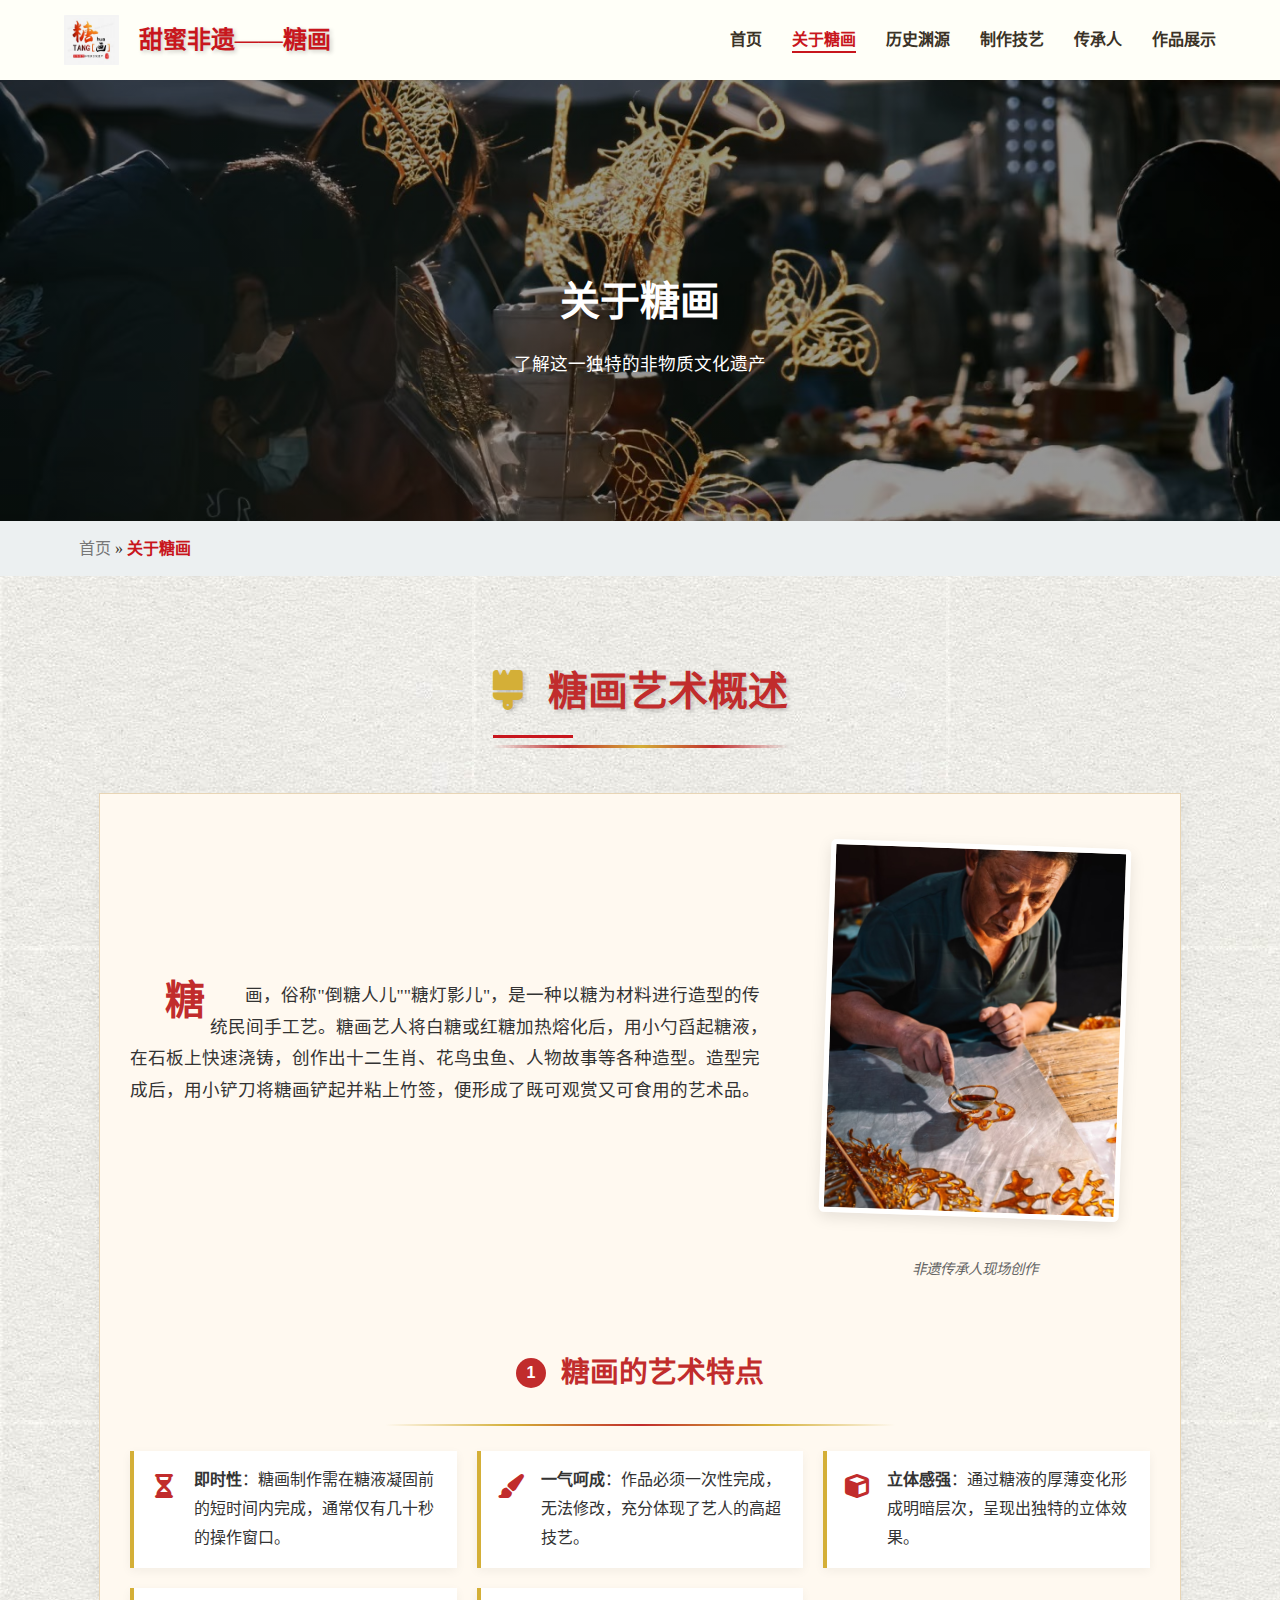
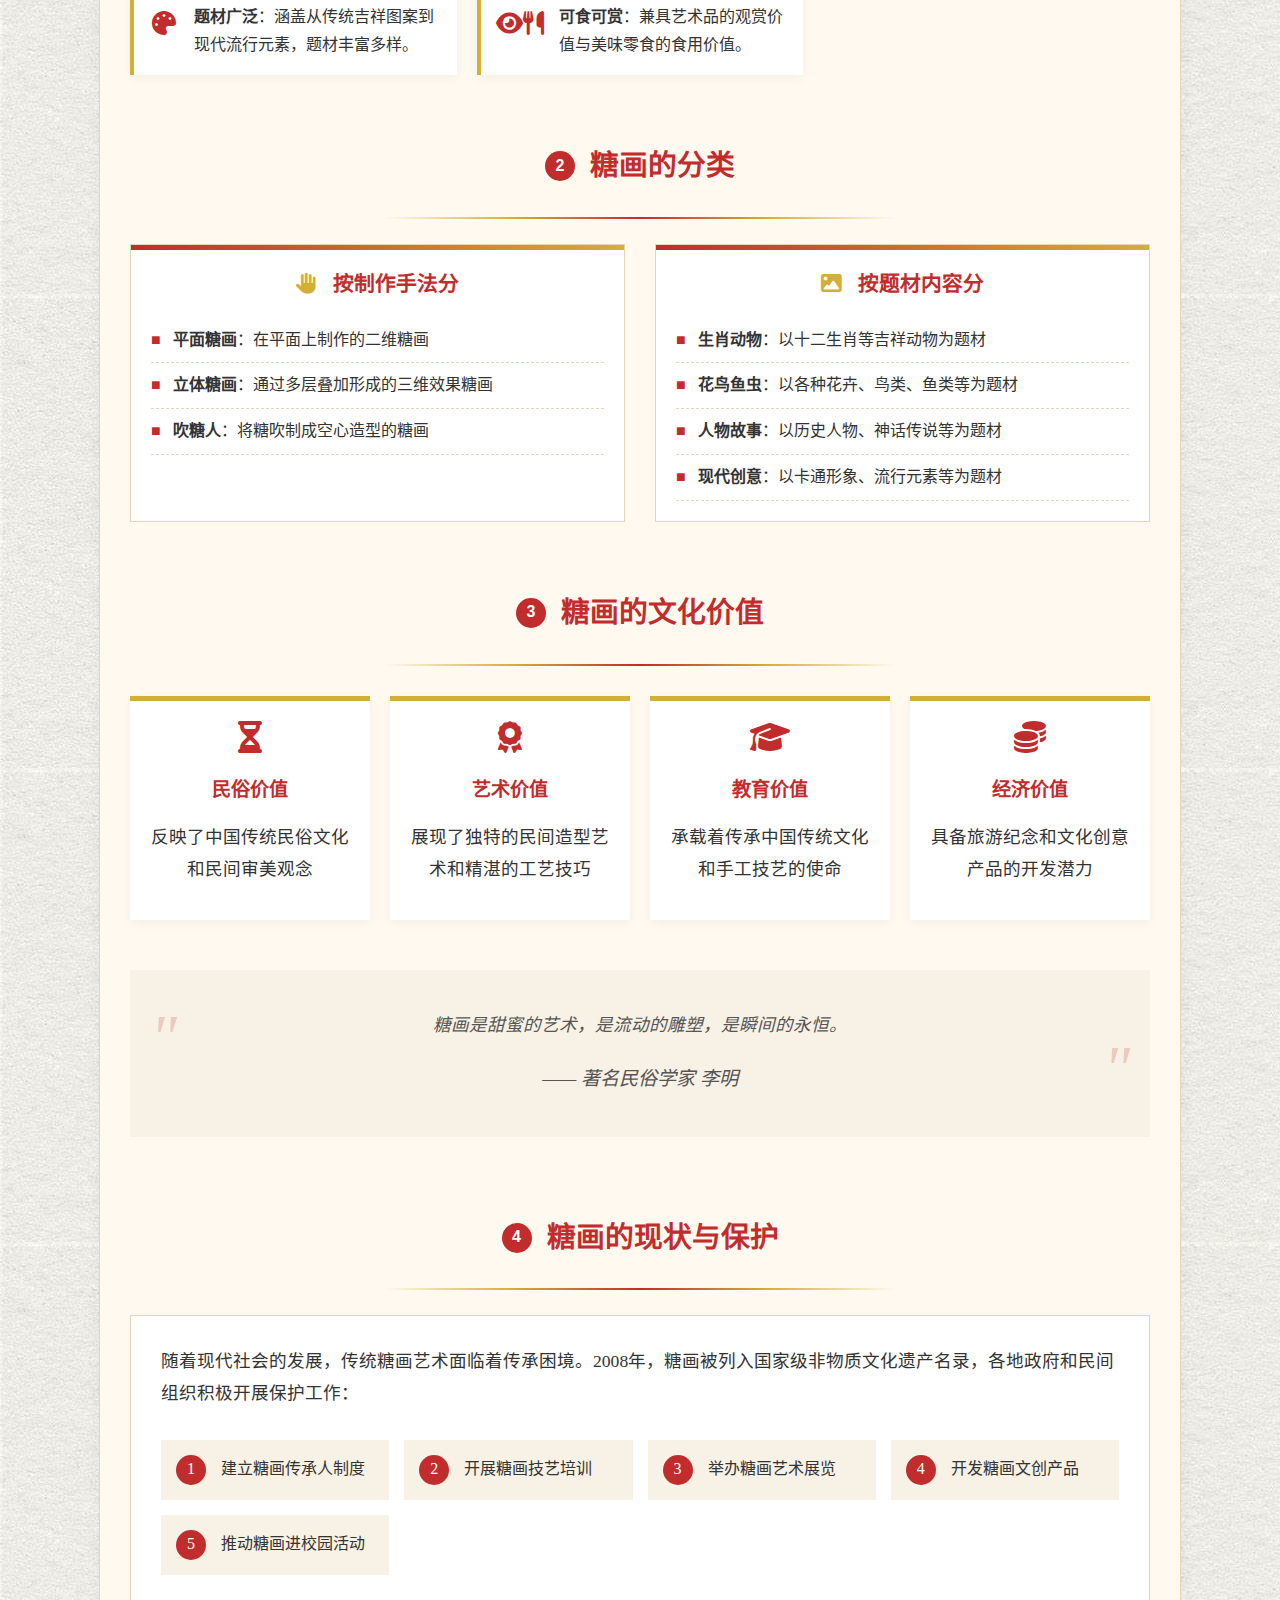
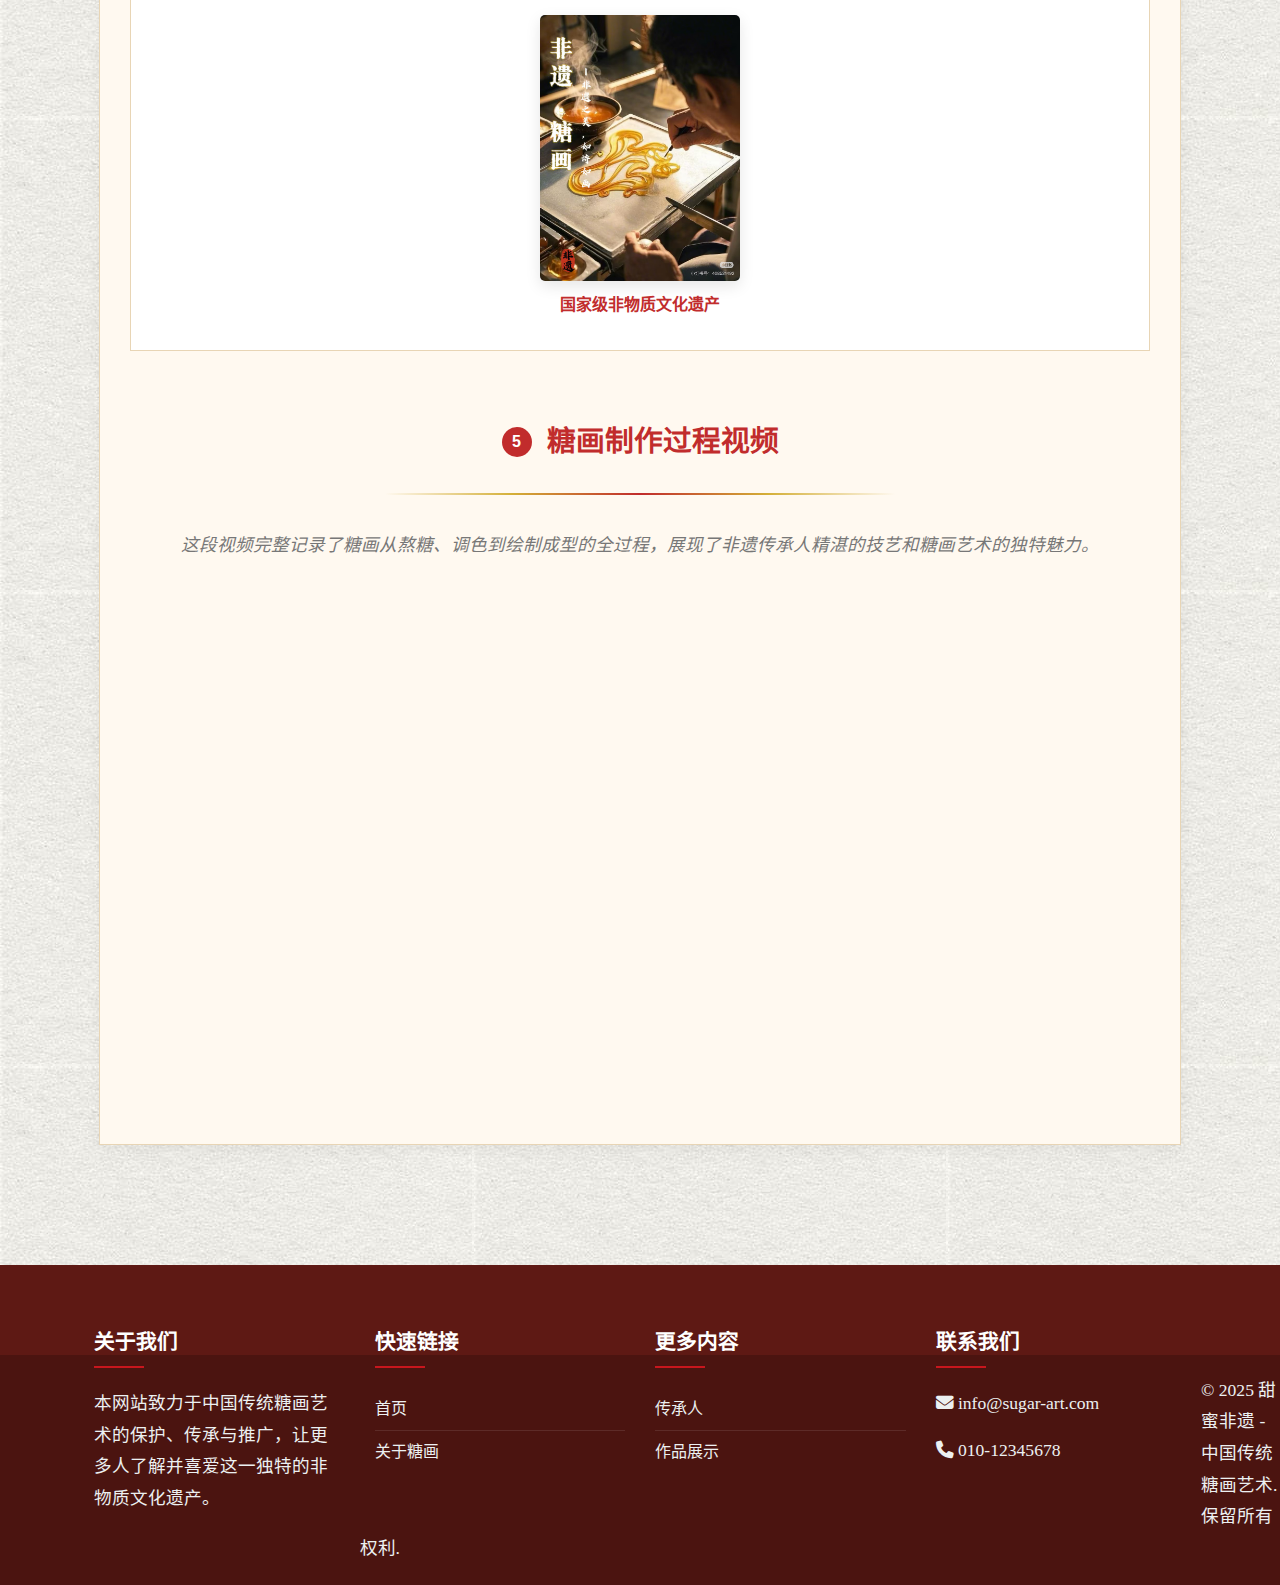
<file: about.html>
<!DOCTYPE html>
<html lang="zh-CN">
<head>
    <meta charset="UTF-8">
    <meta name="viewport" content="width=device-width, initial-scale=1.0">
    <title>关于糖画 - 甜蜜非遗——糖画</title>
    <link rel="stylesheet" href="styles main.css">
    <link rel="stylesheet" href="styles responsive.css">
<link rel="stylesheet" href="https://cdnjs.cloudflare.com/ajax/libs/font-awesome/6.4.2/css/all.min.css">
</head>

<body>
    <header>
        <div class="container">
            <div class="logo">
                <img src="images/logo.jpg">
                <h1>甜蜜非遗——糖画</h1>
            </div>
            <nav>
                <ul>
                    <li><a href="index.html">首页</a></li>
                    <li class="active"><a href="about.html">关于糖画</a></li>
                    <li><a href="history.html">历史渊源</a></li>
                    <li><a href="techniques.html">制作技艺</a></li>
                    <li><a href="artists.html">传承人</a></li>
                    <li><a href="gallery.html">作品展示</a></li>
                </ul>
            </nav>
            <div class="mobile-menu-btn">
                <i class="fas fa-bars"></i>
            </div>
        </div>
    </header>

    <div class="mobile-menu">
        <ul>
            <li><a href="index.html">首页</a></li>
            <li class="active"><a href="about.html">关于糖画</a></li>
            <li><a href="history.html">历史渊源</a></li>
            <li><a href="techniques.html">制作技艺</a></li>
            <li><a href="artists.html">传承人</a></li>
            <li><a href="gallery.html">作品展示</a></li>
        </ul>
    </div>

    <section class="page-header about-header">
        <div class="container">
            <h2>关于糖画</h2>
            <p>了解这一独特的非物质文化遗产</p>
        </div>
    </section>

    <section class="breadcrumb">
        <div class="container">
            <a href="index.html">首页</a> &raquo; <span>关于糖画</span>
        </div>
    </section>

    <section class="main-content">
        <div class="container">
            <div class="content-full">
                <article> 
	<div class="sugar-art-intro">
	    <div class="traditional-header">
	        <h2 class="chinese-title">
	            <span class="title-icon"><i class="fas fa-brush"></i></span>
	            糖画艺术概述
	            <span class="title-decoration"></span>
	        </h2>
	        <div class="header-pattern"></div>
	    </div>
	    
	    <div class="art-content">
	        <div class="content-with-image">
	            <div class="text-content">
	                <p class="opening-paragraph">
	                    <span class="drop-cap">糖</span>画，俗称"倒糖人儿""糖灯影儿"，是一种以糖为材料进行造型的传统民间手工艺。糖画艺人将白糖或红糖加热熔化后，用小勺舀起糖液，在石板上快速浇铸，创作出十二生肖、花鸟虫鱼、人物故事等各种造型。造型完成后，用小铲刀将糖画铲起并粘上竹签，便形成了既可观赏又可食用的艺术品。
	                </p>
	            </div>
	            <div class="image-content">
	                <img src="images/sugar-artist.jpg" width=300px class="floating-image">
	                <div class="image-caption">非遗传承人现场创作</div>
	            </div>
	        </div>
	        
	        <div class="feature-section">
	            <div class="section-header">
	                <h3 class="section-title">
	                    <span class="number-circle">1</span>
	                    糖画的艺术特点
	                </h3>
	                <div class="section-divider"></div>
	            </div>
	            
	            <ul class="art-features">
	                <li class="feature-item">
	                    <div class="feature-icon"><i class="fas fa-hourglass-half"></i></div>
	                    <div class="feature-text">
	                        <strong>即时性</strong>：糖画制作需在糖液凝固前的短时间内完成，通常仅有几十秒的操作窗口。
	                    </div>
	                </li>
	                <li class="feature-item">
	                    <div class="feature-icon"><i class="fas fa-paint-brush"></i></div>
	                    <div class="feature-text">
	                        <strong>一气呵成</strong>：作品必须一次性完成，无法修改，充分体现了艺人的高超技艺。
	                    </div>
	                </li>
	                <li class="feature-item">
	                    <div class="feature-icon"><i class="fas fa-cube"></i></div>
	                    <div class="feature-text">
	                        <strong>立体感强</strong>：通过糖液的厚薄变化形成明暗层次，呈现出独特的立体效果。
	                    </div>
	                </li>
	                <li class="feature-item">
	                    <div class="feature-icon"><i class="fas fa-palette"></i></div>
	                    <div class="feature-text">
	                        <strong>题材广泛</strong>：涵盖从传统吉祥图案到现代流行元素，题材丰富多样。
	                    </div>
	                </li>
	                <li class="feature-item">
	                    <div class="feature-icon"><i class="fas fa-eye"></i><i class="fas fa-utensils"></i></div>
	                    <div class="feature-text">
	                        <strong>可食可赏</strong>：兼具艺术品的观赏价值与美味零食的食用价值。
	                    </div>
	                </li>
	            </ul>
	        </div>
	        
	        <div class="classification-section">
	            <div class="section-header">
	                <h3 class="section-title">
	                    <span class="number-circle">2</span>
	                    糖画的分类
	                </h3>
	                <div class="section-divider"></div>
	            </div>
	            
	            <div class="two-columns traditional-columns">
	                <div class="column with-border">
	                    <div class="column-header">
	                        <h4><i class="fas fa-hand-paper"></i> 按制作手法分</h4>
	                    </div>
	                    <ul class="styled-list">
	                        <li><span class="list-marker">■</span> <strong>平面糖画</strong>：在平面上制作的二维糖画</li>
	                        <li><span class="list-marker">■</span> <strong>立体糖画</strong>：通过多层叠加形成的三维效果糖画</li>
	                        <li><span class="list-marker">■</span> <strong>吹糖人</strong>：将糖吹制成空心造型的糖画</li>
	                    </ul>
	                </div>
	                <div class="column with-border">
	                    <div class="column-header">
	                        <h4><i class="fas fa-image"></i> 按题材内容分</h4>
	                    </div>
	                    <ul class="styled-list">
	                        <li><span class="list-marker">■</span> <strong>生肖动物</strong>：以十二生肖等吉祥动物为题材</li>
	                        <li><span class="list-marker">■</span> <strong>花鸟鱼虫</strong>：以各种花卉、鸟类、鱼类等为题材</li>
	                        <li><span class="list-marker">■</span> <strong>人物故事</strong>：以历史人物、神话传说等为题材</li>
	                        <li><span class="list-marker">■</span> <strong>现代创意</strong>：以卡通形象、流行元素等为题材</li>
	                    </ul>
	                </div>
	            </div>
	        </div>
	        
	        <div class="value-section">
	            <div class="section-header">
	                <h3 class="section-title">
	                    <span class="number-circle">3</span>
	                    糖画的文化价值
	                </h3>
	                <div class="section-divider"></div>
	            </div>
	            
	            <div class="value-cards">
	                <div class="value-card">
	                    <div class="card-header">
	                        <i class="fas fa-hourglass-half"></i>
	                        <h5>民俗价值</h5>
	                    </div>
	                    <p>反映了中国传统民俗文化和民间审美观念</p>
	                </div>
	                <div class="value-card">
	                    <div class="card-header">
	                        <i class="fas fa-award"></i>
	                        <h5>艺术价值</h5>
	                    </div>
	                    <p>展现了独特的民间造型艺术和精湛的工艺技巧</p>
	                </div>
	                <div class="value-card">
	                    <div class="card-header">
	                        <i class="fas fa-graduation-cap"></i>
	                        <h5>教育价值</h5>
	                    </div>
	                    <p>承载着传承中国传统文化和手工技艺的使命</p>
	                </div>
	                <div class="value-card">
	                    <div class="card-header">
	                        <i class="fas fa-coins"></i>
	                        <h5>经济价值</h5>
	                    </div>
	                    <p>具备旅游纪念和文化创意产品的开发潜力</p>
	                </div>
	            </div>
	        </div>
	        
	        <div class="traditional-quote">
	            <div class="quote-mark left">"</div>
	            <div class="quote-content">
	                <p>糖画是甜蜜的艺术，是流动的雕塑，是瞬间的永恒。</p>
	                <div class="quote-author">
	                    <cite>—— 著名民俗学家 李明</cite>
	                </div>
	            </div>
	            <div class="quote-mark right">"</div>
	        </div>
	        
	        <div class="protection-section">
	            <div class="section-header">
	                <h3 class="section-title">
	                    <span class="number-circle">4</span>
	                    糖画的现状与保护
	                </h3>
	                <div class="section-divider"></div>
	            </div>
	            
	            <div class="protection-content">
	                <p>随着现代社会的发展，传统糖画艺术面临着传承困境。2008年，糖画被列入国家级非物质文化遗产名录，各地政府和民间组织积极开展保护工作：</p>
	                
	                <div class="protection-steps">
	                    <div class="step">
	                        <div class="step-number">1</div>
	                        <div class="step-content">建立糖画传承人制度</div>
	                    </div>
	                    <div class="step">
	                        <div class="step-number">2</div>
	                        <div class="step-content">开展糖画技艺培训</div>
	                    </div>
	                    <div class="step">
	                        <div class="step-number">3</div>
	                        <div class="step-content">举办糖画艺术展览</div>
	                    </div>
	                    <div class="step">
	                        <div class="step-number">4</div>
	                        <div class="step-content">开发糖画文创产品</div>
	                    </div>
	                    <div class="step">
	                        <div class="step-number">5</div>
	                        <div class="step-content">推动糖画进校园活动</div>
	                    </div>
	                </div>
	                
	                <div class="heritage-badge">
	                    <img src="images/non-heritage-badge.JPG" alt="国家级非物质文化遗产" width="200px">
	                    <span>国家级非物质文化遗产</span>
	                </div>
	            </div>
	        </div>
			     
                            <div class="section-header">
                                <h3 class="section-title">
                               <span class="number-circle">5</span>
                                    糖画制作过程视频
                                </h3>
                                <div class="section-divider"></div>
                            </div>
                            
                              <div class="video-container">
                              <iframe src="https://www.bilibili.com/video/BV1k54y1L7o4?t=15.3" frameborder="0" allowfullscreen></iframe>
                              <p>这段视频完整记录了糖画从熬糖、调色到绘制成型的全过程，展现了非遗传承人精湛的技艺和糖画艺术的独特魅力。</p>
                             </div>       
               
 </article>
            </div>
        </div>
    </section>		
			
   <footer>
       <div class="container">
           <div class="footer-column">
               <h4>关于我们</h4>
               <p>本网站致力于中国传统糖画艺术的保护、传承与推广，让更多人了解并喜爱这一独特的非物质文化遗产。</p>
           </div>
           <div class="footer-column">
               <h4>快速链接</h4>
               <ul>
                   <li><a href="index.html">首页</a></li>
                   <li><a href="about.html">关于糖画</a></li>
               </ul>
           </div>
           <div class="footer-column">
               <h4>更多内容</h4>
               <ul>
                   <li><a href="artists.html">传承人</a></li>
                   <li><a href="gallery.html">作品展示</a></li>
               </ul>
           </div>
           <div class="footer-column">
               <h4>联系我们</h4>
               <p><i class="fas fa-envelope"></i> info@sugar-art.com</p>
               <p><i class="fas fa-phone"></i> 010-12345678</p>
           </div>
       </div>
       <div class="copyright">
           <p>&copy; 2025 甜蜜非遗 - 中国传统糖画艺术. 保留所有权利.</p>
       </div>
   </footer>
   
    <script src="js main.js"></script>
</body>
</html>
</file>
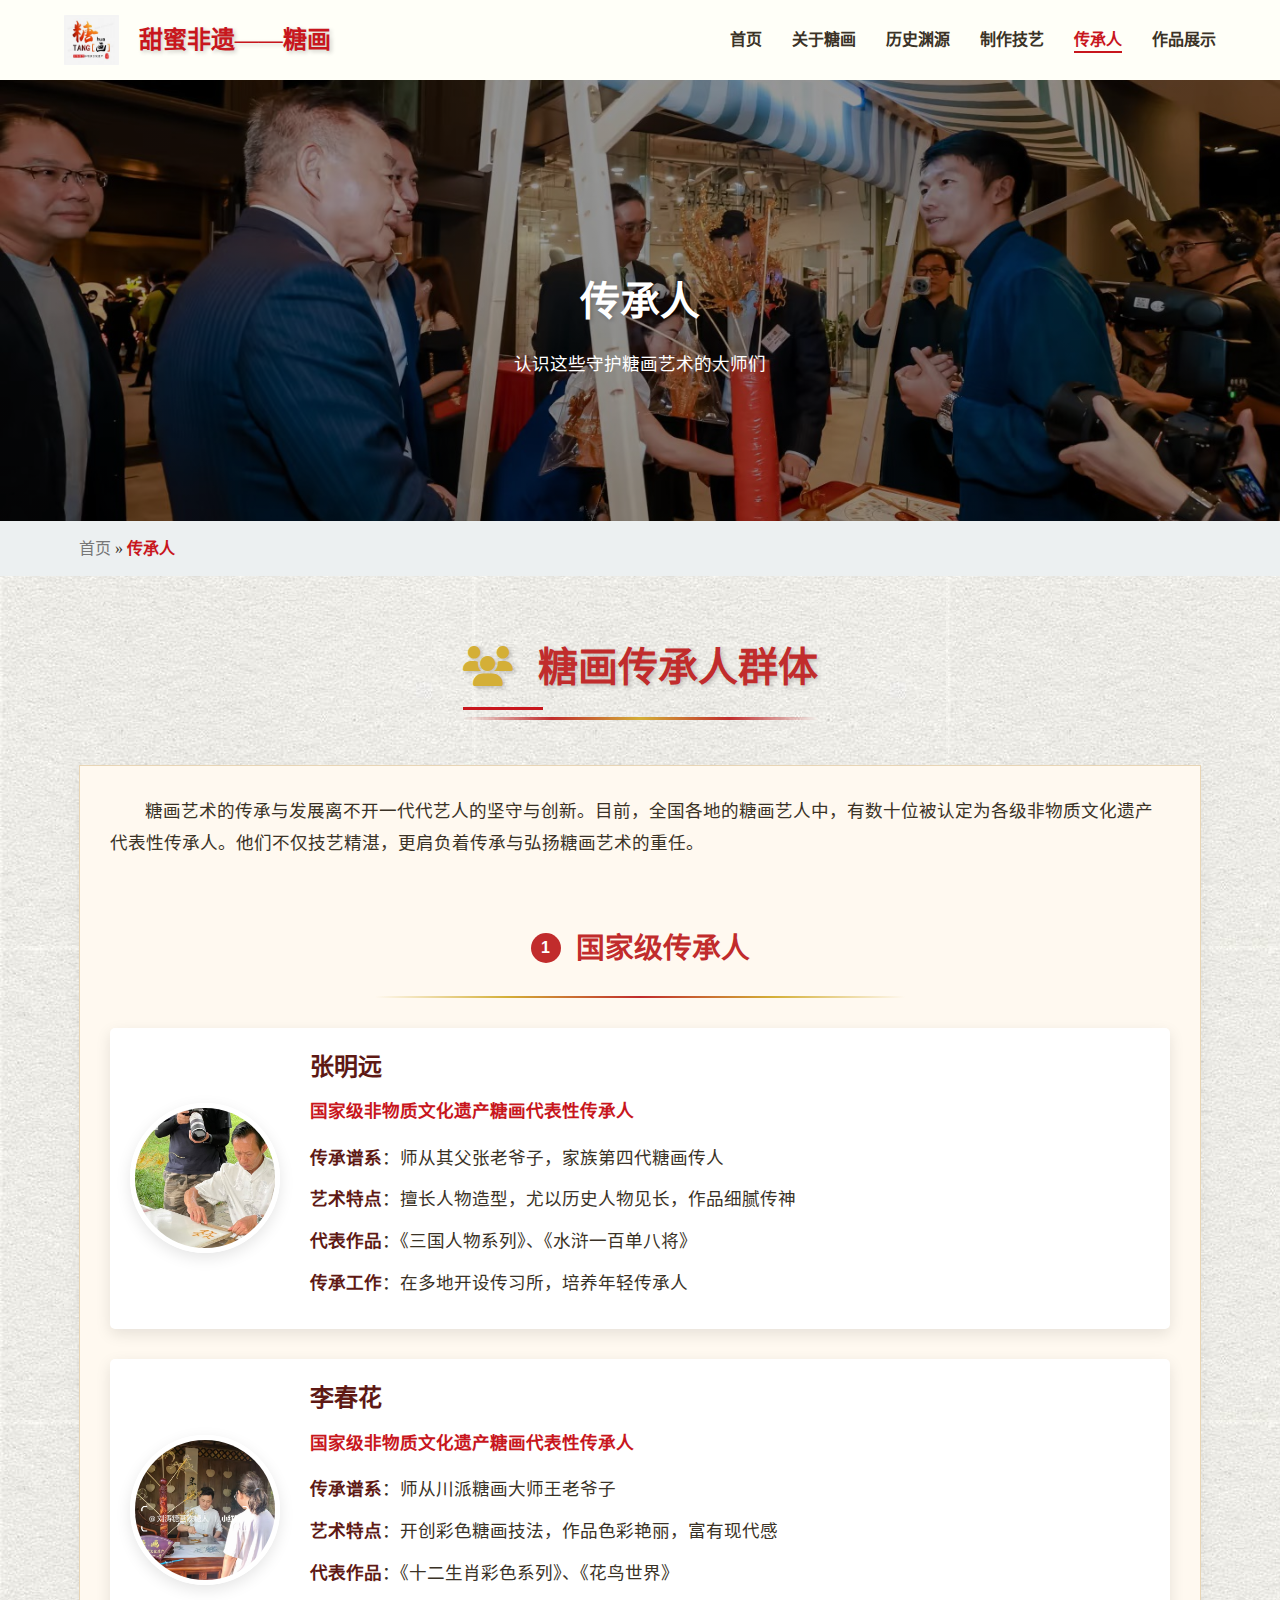
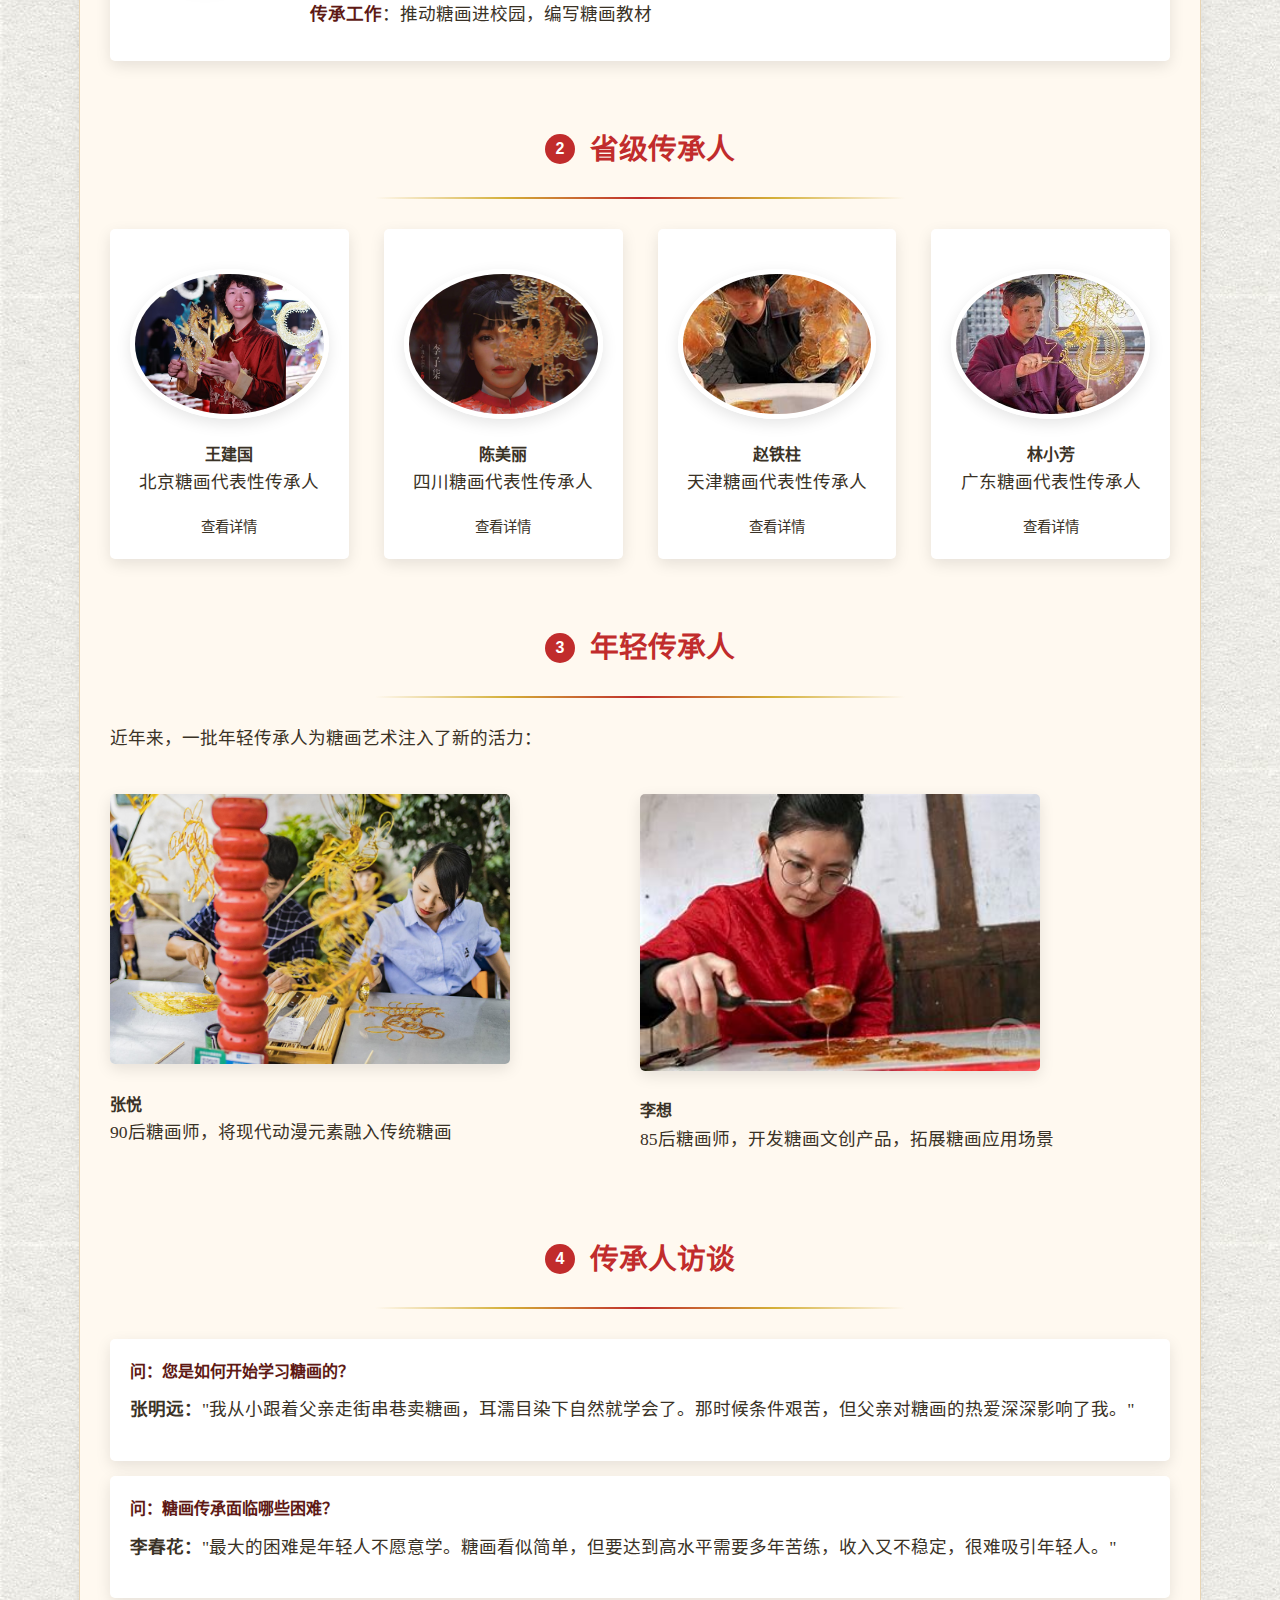
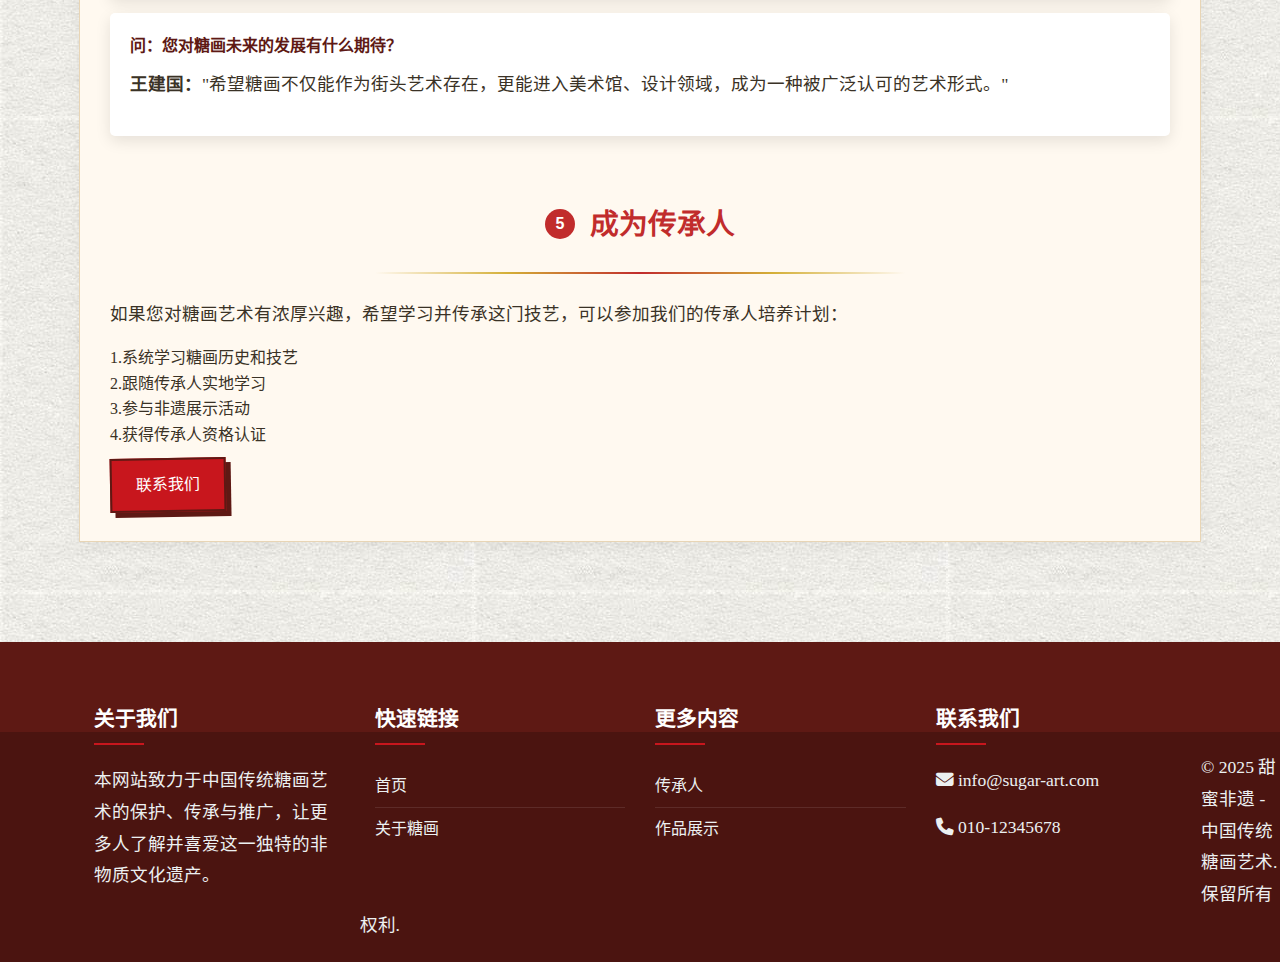
<file: artists.html>
<!DOCTYPE html>
<html lang="zh-CN">
<head>
    <meta charset="UTF-8">
    <meta name="viewport" content="width=device-width, initial-scale=1.0">
    <title>传承人 - 甜蜜非遗——糖画</title>
   <link rel="stylesheet" href="styles main.css">
   <link rel="stylesheet" href="styles responsive.css">
    <link rel="stylesheet" href="https://cdnjs.cloudflare.com/ajax/libs/font-awesome/6.4.2/css/all.min.css">
</head>
<body>
  <header>
      <div class="container">
          <div class="logo">
              <img src="images/logo.jpg" alt="非遗糖画">
              <h1>甜蜜非遗——糖画</h1>
          </div>
          <nav>
              <ul>
                  <li><a href="index.html">首页</a></li>
                  <li><a href="about.html">关于糖画</a></li>
                  <li><a href="history.html">历史渊源</a></li>
                  <li><a href="techniques.html">制作技艺</a></li>
                  <li class="active"><a href="artists.html">传承人</a></li>
                  <li><a href="gallery.html">作品展示</a></li>
              </ul>
          </nav>
          <div class="mobile-menu-btn">
              <i class="fas fa-bars"></i>
          </div>
      </div>
  </header>
    
    <section class="page-header artists-header">
        <div class="container">
            <h2>传承人</h2>
            <p>认识这些守护糖画艺术的大师们</p>
        </div>
    </section>

    <section class="breadcrumb">
        <div class="container">
            <a href="index.html">首页</a> &raquo; <span>传承人</span>
        </div>
    </section>

<section class="main-content">
    <div class="container">
        <div class="content-full">
            <article>
                <!-- 糖画传承人群体标题 -->
                <div class="traditional-header">
                    <h2 class="chinese-title">
                        <span class="title-icon"><i class="fas fa-users"></i></span>
                        糖画传承人群体
                        <span class="title-decoration"></span>
                    </h2>
                    <div class="header-pattern"></div>
                </div>

                <!-- 糖画传承人群体介绍 -->
                <div class="art-content">
                    <p class="opening-paragraph">
                        糖画艺术的传承与发展离不开一代代艺人的坚守与创新。目前，全国各地的糖画艺人中，有数十位被认定为各级非物质文化遗产代表性传承人。他们不仅技艺精湛，更肩负着传承与弘扬糖画艺术的重任。
                    </p>

                    <!-- 国家级传承人 -->
                    <div class="section-header">
                        <h3 class="section-title">
                            <span class="number-circle">1</span>
                            国家级传承人
                        </h3>
                        <div class="section-divider"></div>
                    </div>

                    <div class="artist-profile">
                        <img src="images/artist-2.JPG" alt="张师傅">
                        <div class="artist-info">
                            <h4>张明远</h4>
                            <p class="title">国家级非物质文化遗产糖画代表性传承人</p>
                            <p><strong>传承谱系</strong>：师从其父张老爷子，家族第四代糖画传人</p>
                            <p><strong>艺术特点</strong>：擅长人物造型，尤以历史人物见长，作品细腻传神</p>
                            <p><strong>代表作品</strong>：《三国人物系列》、《水浒一百单八将》</p>
                            <p><strong>传承工作</strong>：在多地开设传习所，培养年轻传承人</p>
                        </div>
                    </div>

                    <div class="artist-profile">
                        <img src="images/artist-3.JPG" alt="李师傅">
                        <div class="artist-info">
                            <h4>李春花</h4>
                            <p class="title">国家级非物质文化遗产糖画代表性传承人</p>
                            <p><strong>传承谱系</strong>：师从川派糖画大师王老爷子</p>
                            <p><strong>艺术特点</strong>：开创彩色糖画技法，作品色彩艳丽，富有现代感</p>
                            <p><strong>代表作品</strong>：《十二生肖彩色系列》、《花鸟世界》</p>
                            <p><strong>传承工作</strong>：推动糖画进校园，编写糖画教材</p>
                        </div>
                    </div>

                    <!-- 省级传承人 -->
                    <div class="section-header">
                        <h3 class="section-title">
                            <span class="number-circle">2</span>
                            省级传承人
                        </h3>
                        <div class="section-divider"></div>
                    </div>

                    <div class="artist-grid">
                        <div class="artist-card">
                            <img src="images/artist-4.JPG" alt="王师傅">
                            <h4>王建国</h4>
                            <p>北京糖画代表性传承人</p>
                            <a href="#" class="btn-small">查看详情</a>
                        </div>
                        <div class="artist-card">
                            <img src="images/artist-5.JPG" alt="陈师傅">
                            <h4>陈美丽</h4>
                            <p>四川糖画代表性传承人</p>
                            <a href="#" class="btn-small">查看详情</a>
                        </div>
                        <div class="artist-card">
                            <img src="images/artist-6.jpg" alt="赵师傅">
                            <h4>赵铁柱</h4>
                            <p>天津糖画代表性传承人</p>
                            <a href="#" class="btn-small">查看详情</a>
                        </div>
                        <div class="artist-card">
                            <img src="images/artist-7.jpg" alt="林师傅">
                            <h4>林小芳</h4>
                            <p>广东糖画代表性传承人</p>
                            <a href="#" class="btn-small">查看详情</a>
                        </div>
                    </div>

                    <!-- 年轻传承人 -->
                    <div class="section-header">
                        <h3 class="section-title">
                            <span class="number-circle">3</span>
                            年轻传承人
                        </h3>
                        <div class="section-divider"></div>
                    </div>

                    <p>近年来，一批年轻传承人为糖画艺术注入了新的活力：</p>
                    <div class="two-columns">
                        <div class="column">
                            <div class="young-artist">
                                <img src="images/artist-8.jpg" width="400px">
                                <h4>张悦</h4>
                                <p>90后糖画师，将现代动漫元素融入传统糖画</p>
                            </div>
                        </div>
                        <div class="column">
                            <div class="young-artist">
                                <img src="images/artist-9.jpg" width="400px">
                                <h4>李想</h4>
                                <p>85后糖画师，开发糖画文创产品，拓展糖画应用场景</p>
                            </div>
                        </div>
                    </div>

                    <!-- 传承人访谈 -->
                    <div class="section-header">
                        <h3 class="section-title">
                            <span class="number-circle">4</span>
                            传承人访谈
                        </h3>
                        <div class="section-divider"></div>
                    </div>

                    <div class="interview">
                        <div class="interview-question">
                            <h4>问：您是如何开始学习糖画的？</h4>
                            <p><strong>张明远：</strong>"我从小跟着父亲走街串巷卖糖画，耳濡目染下自然就学会了。那时候条件艰苦，但父亲对糖画的热爱深深影响了我。"</p>
                        </div>
                        <div class="interview-question">
                            <h4>问：糖画传承面临哪些困难？</h4>
                            <p><strong>李春花：</strong>"最大的困难是年轻人不愿意学。糖画看似简单，但要达到高水平需要多年苦练，收入又不稳定，很难吸引年轻人。"</p>
                        </div>
                        <div class="interview-question">
                            <h4>问：您对糖画未来的发展有什么期待？</h4>
                            <p><strong>王建国：</strong>"希望糖画不仅能作为街头艺术存在，更能进入美术馆、设计领域，成为一种被广泛认可的艺术形式。"</p>
                        </div>
                    </div>

                    <!-- 成为传承人 -->
                    <div class="section-header">
                        <h3 class="section-title">
                            <span class="number-circle">5</span>
                            成为传承人
                        </h3>
                        <div class="section-divider"></div>
                    </div>

                    <p>如果您对糖画艺术有浓厚兴趣，希望学习并传承这门技艺，可以参加我们的传承人培养计划：</p>
                    <ul>
                        <li>1.系统学习糖画历史和技艺</li>
                        <li>2.跟随传承人实地学习</li>
                        <li>3.参与非遗展示活动</li>
                        <li>4.获得传承人资格认证</li>
                    </ul>
                    <a href="contact.html" class="btn">联系我们</a>
                </div>
            </article>
        </div>
    </div>
</section>

 <footer>
     <div class="container">
         <div class="footer-column">
             <h4>关于我们</h4>
             <p>本网站致力于中国传统糖画艺术的保护、传承与推广，让更多人了解并喜爱这一独特的非物质文化遗产。</p>
         </div>
         <div class="footer-column">
             <h4>快速链接</h4>
             <ul>
                 <li><a href="index.html">首页</a></li>
                 <li><a href="about.html">关于糖画</a></li>
             </ul>
         </div>
         <div class="footer-column">
             <h4>更多内容</h4>
             <ul>
                 <li><a href="artists.html">传承人</a></li>
                 <li><a href="gallery.html">作品展示</a></li>
             </ul>
         </div>
         <div class="footer-column">
             <h4>联系我们</h4>
             <p><i class="fas fa-envelope"></i> info@sugar-art.com</p>
             <p><i class="fas fa-phone"></i> 010-12345678</p>
         </div>
     </div>
     <div class="copyright">
         <p>&copy; 2025 甜蜜非遗 - 中国传统糖画艺术. 保留所有权利.</p>
     </div>
 </footer>
  
  <script src="js main.js"></script>
</body>
</html>
</file>
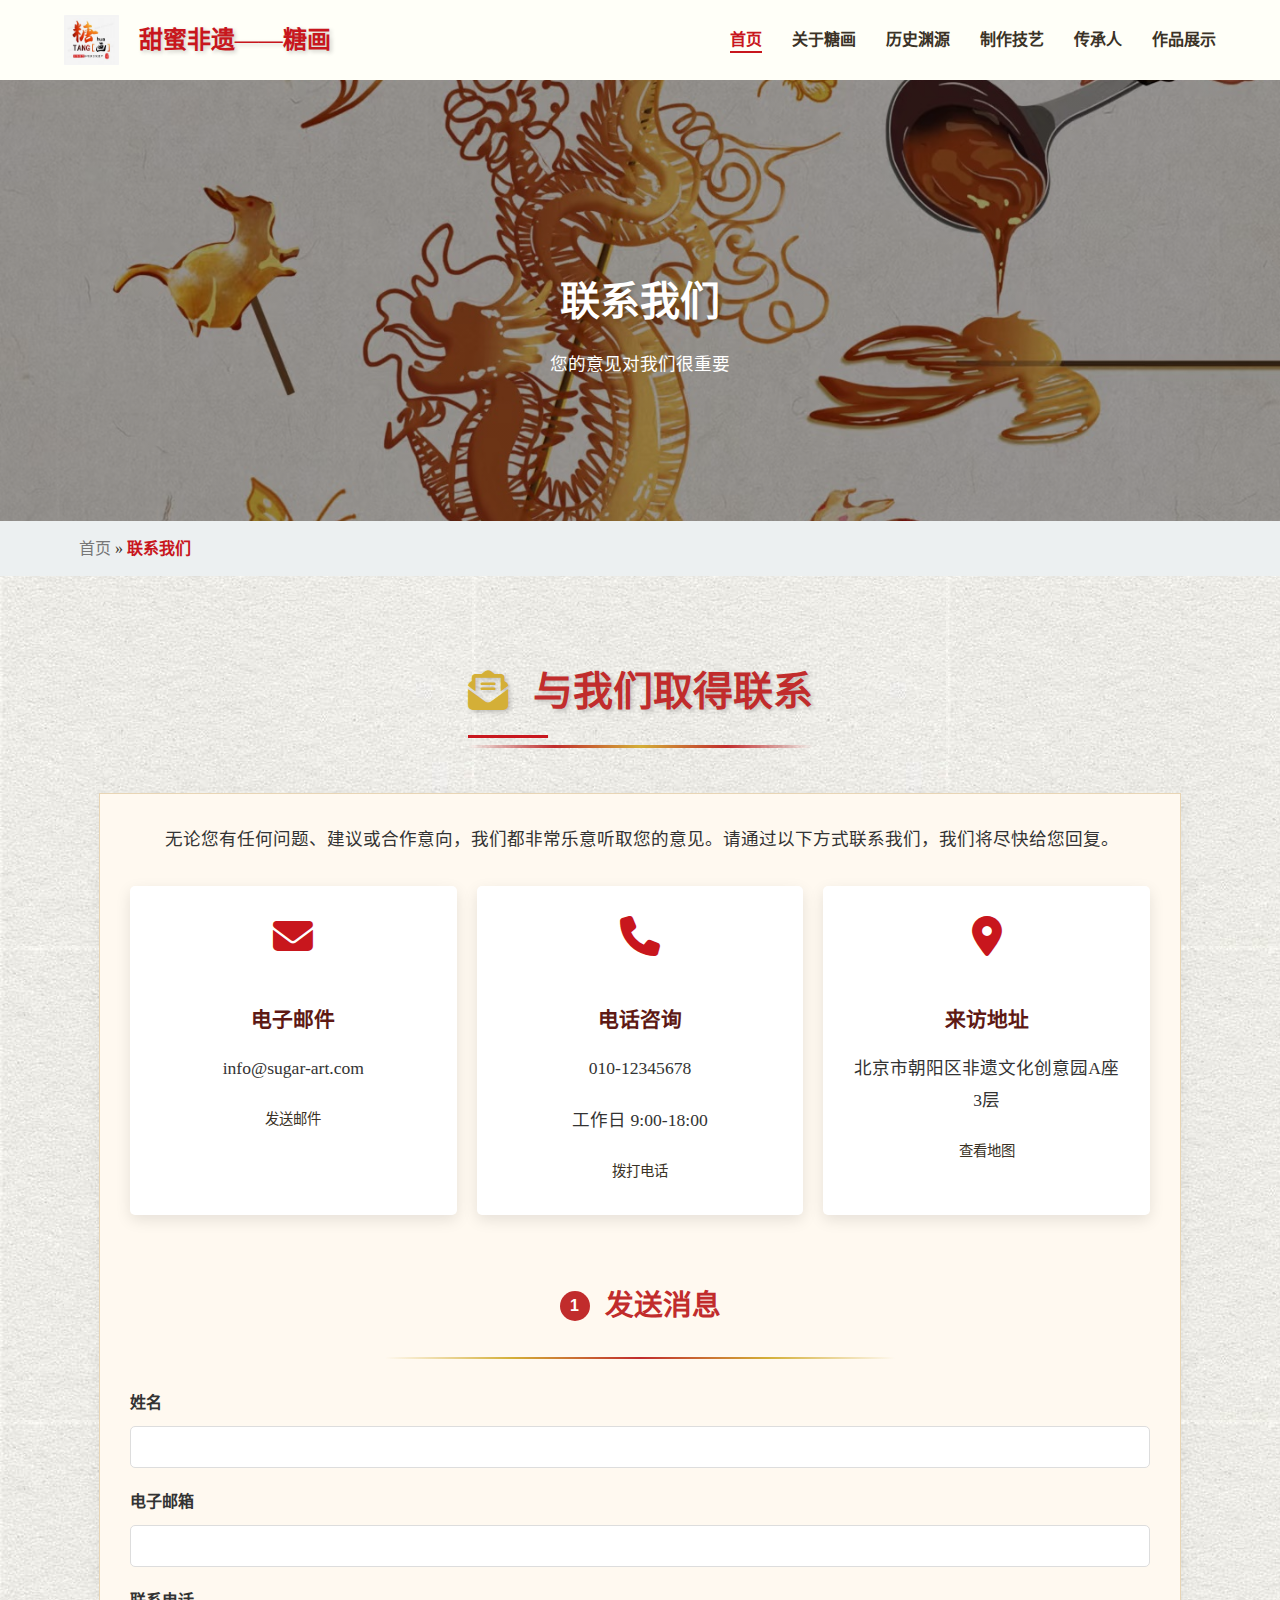
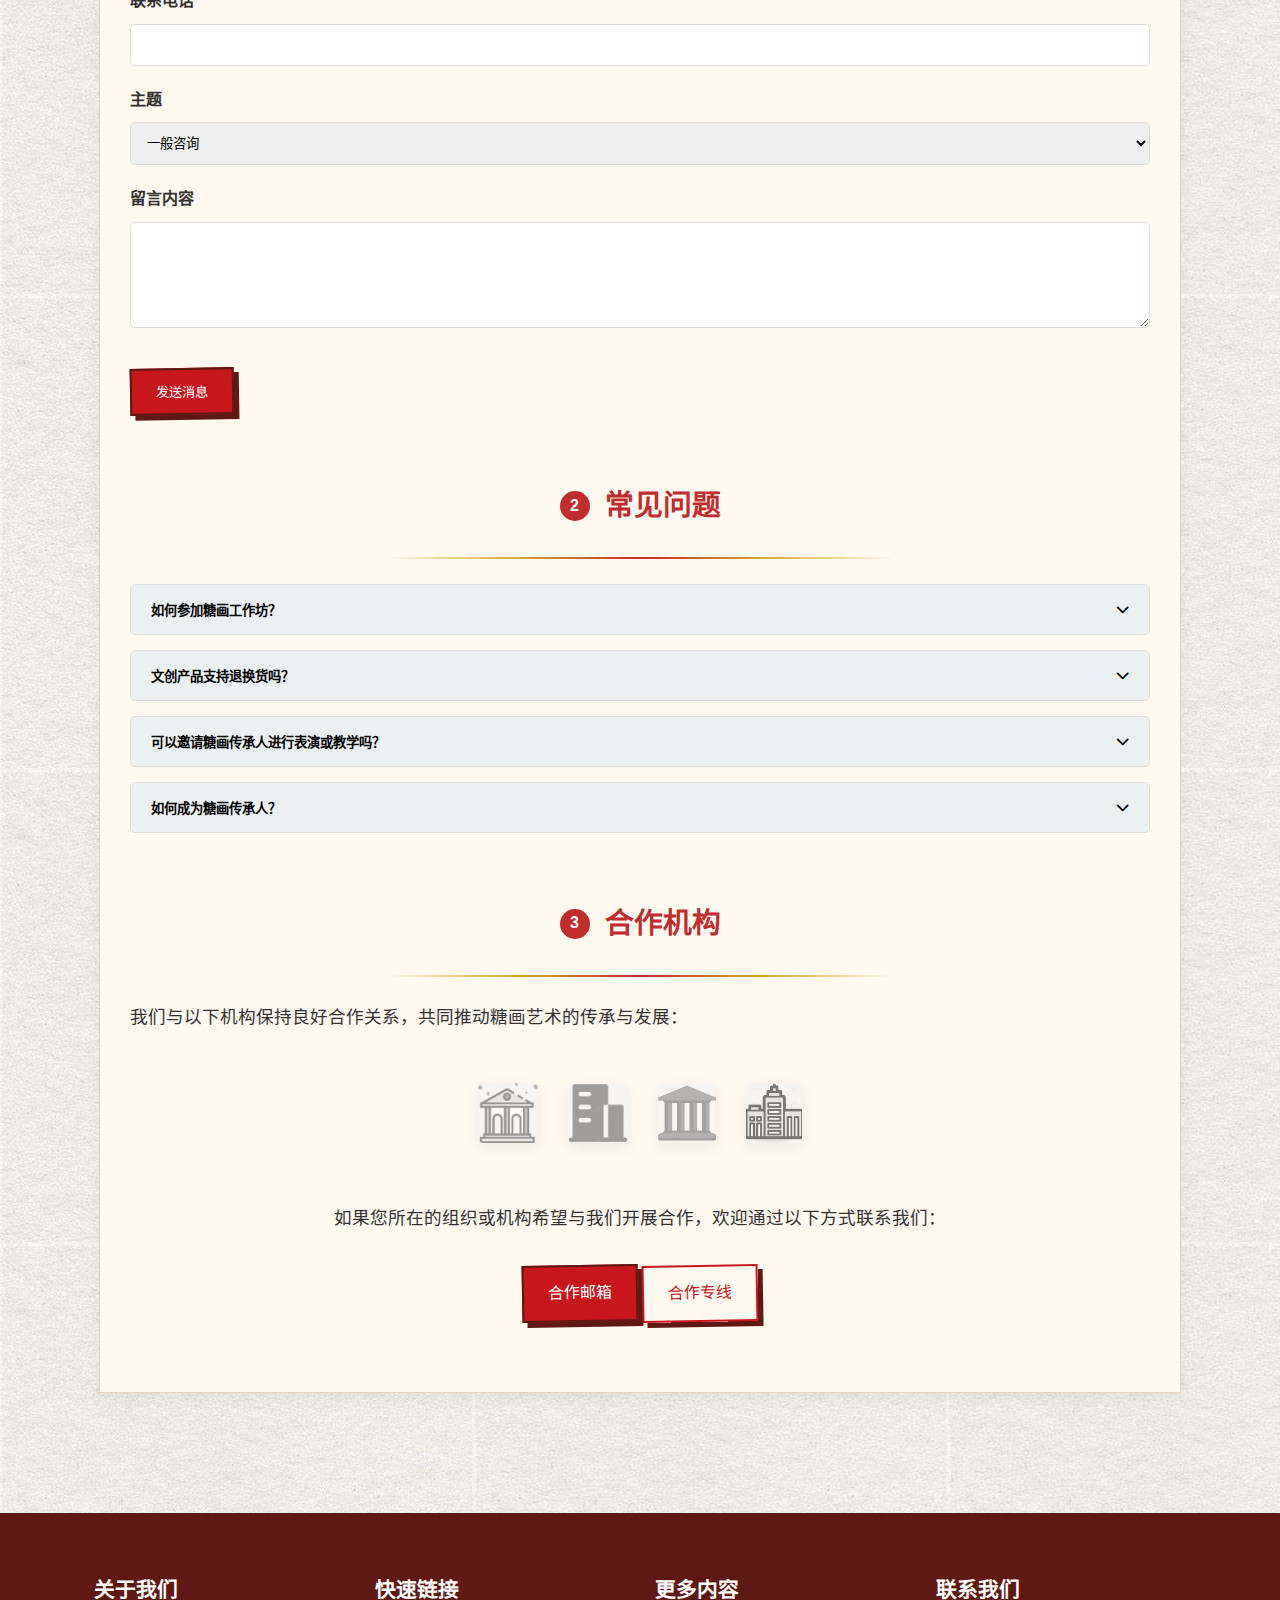
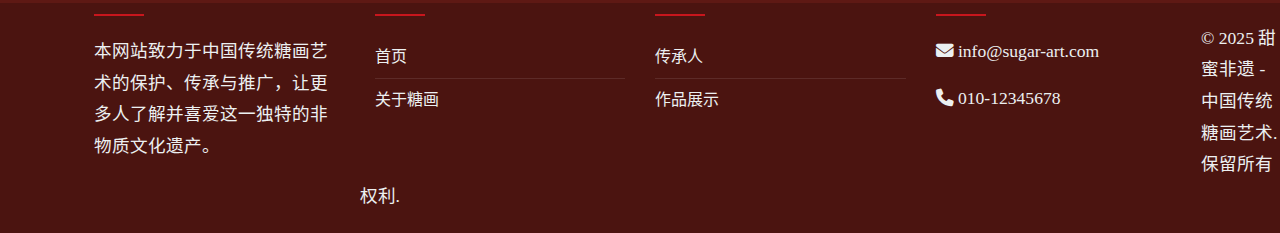
<file: contact.html>
<!DOCTYPE html>
<html lang="zh-CN">
<head>
    <meta charset="UTF-8">
    <meta name="viewport" content="width=device-width, initial-scale=1.0">
    <title>联系我们 - 甜蜜非遗——糖画</title>
   <link rel="stylesheet" href="styles main.css">
   <link rel="stylesheet" href="styles responsive.css">
	<link rel="stylesheet" href="https://cdnjs.cloudflare.com/ajax/libs/font-awesome/6.4.2/css/all.min.css">
</head>
<body>
<header>
        <div class="container">
            <div class="logo">
                <img src="images/logo.jpg" alt="非遗糖画">
                <h1>甜蜜非遗——糖画</h1>
            </div>
            <nav>
                <ul>
                    <li class="active"><a href="index.html">首页</a></li>
                    <li><a href="about.html">关于糖画</a></li>
                    <li><a href="history.html">历史渊源</a></li>
                    <li><a href="techniques.html">制作技艺</a></li>
                    <li><a href="artists.html">传承人</a></li>
                    <li><a href="gallery.html">作品展示</a></li>
                </ul>
            </nav>
            <div class="mobile-menu-btn">
                <i class="fas fa-bars"></i>
            </div>
        </div>
    </header>
    
    <section class="page-header page-header-all">
        <div class="container">
            <h2>联系我们</h2>
            <p>您的意见对我们很重要</p>
        </div>
    </section>

    <section class="breadcrumb">
        <div class="container">
            <a href="index.html">首页</a> &raquo; <span>联系我们</span>
        </div>
    </section>

   <section class="main-content">
           <div class="container">
               <div class="content-full">
                   <article>
                       <div class="sugar-art-intro">
                           <div class="traditional-header">
                               <h2 class="chinese-title">
                                   <span class="title-icon"><i class="fas fa-envelope-open-text"></i></span>
                                   与我们取得联系
                                   <span class="title-decoration"></span>
                               </h2>
                               <div class="header-pattern"></div>
                           </div>
   
                           <div class="art-content">
                               <p class="opening-paragraph">无论您有任何问题、建议或合作意向，我们都非常乐意听取您的意见。请通过以下方式联系我们，我们将尽快给您回复。</p>
   
                               <div class="contact-methods">
                                   <div class="method-card">
                                       <i class="fas fa-envelope"></i>
                                       <h3>电子邮件</h3>
                                       <p>info@sugar-art.com</p>
                                       <a href="mailto:info@sugar-art.com" class="btn-small">发送邮件</a>
                                   </div>
                                   <div class="method-card">
                                       <i class="fas fa-phone"></i>
                                       <h3>电话咨询</h3>
                                       <p>010-12345678</p>
                                       <p>工作日 9:00-18:00</p>
                                       <a href="tel:01012345678" class="btn-small">拨打电话</a>
                                   </div>
                                   <div class="method-card">
                                       <i class="fas fa-map-marker-alt"></i>
                                       <h3>来访地址</h3>
                                       <p>北京市朝阳区非遗文化创意园A座3层</p>
                                       <a href="#" class="btn-small">查看地图</a>
                                   </div>
                               </div>
   
                               <div class="section-header">
                                   <h3 class="section-title">
                                       <span class="number-circle">1</span>
                                       发送消息
                                   </h3>
                                   <div class="section-divider"></div>
                               </div>
   
                               <form class="contact-form">
                                   <div class="form-group">
                                       <label for="name">姓名</label>
                                       <input type="text" id="name" name="name" required>
                                   </div>
                                   <div class="form-group">
                                       <label for="email">电子邮箱</label>
                                       <input type="email" id="email" name="email" required>
                                   </div>
                                   <div class="form-group">
                                       <label for="phone">联系电话</label>
                                       <input type="tel" id="phone" name="phone">
                                   </div>
                                   <div class="form-group">
                                       <label for="subject">主题</label>
                                       <select id="subject" name="subject">
                                           <option value="general">一般咨询</option>
                                           <option value="workshop">工作坊咨询</option>
                                           <option value="cooperation">合作意向</option>
                                           <option value="feedback">意见反馈</option>
                                           <option value="other">其他</option>
                                       </select>
                                   </div>
                                   <div class="form-group">
                                       <label for="message">留言内容</label>
                                       <textarea id="message" name="message" rows="5" required></textarea>
                                   </div>
                                   <button type="submit" class="btn">发送消息</button>
                               </form>
   
                               <div class="section-header">
                                   <h3 class="section-title">
                                       <span class="number-circle">2</span>
                                       常见问题
                                   </h3>
                                   <div class="section-divider"></div>
                               </div>
   
                               <div class="faq-section">
                                   <div class="faq-item">
                                       <button class="faq-question">
                                           <span>如何参加糖画工作坊？</span>
                                           <i class="fas fa-chevron-down"></i>
                                       </button>
                                       <div class="faq-answer">
                                           <p>您可以通过以下方式报名参加我们的糖画工作坊：1. 在网站"工作坊"页面直接在线报名；2. 拨打我们的客服电话预约；3. 发送邮件至workshop@sugar-art.com咨询报名。工作坊通常需要提前3天预约。</p>
                                       </div>
                                   </div>
                                   <div class="faq-item">
                                       <button class="faq-question">
                                           <span>文创产品支持退换货吗？</span>
                                           <i class="fas fa-chevron-down"></i>
                                       </button>
                                       <div class="faq-answer">
                                           <p>我们提供7天无理由退换服务（定制商品除外）。商品需保持完好无损，未经使用，原始包装齐全。退换货产生的运费由买家承担。收到商品后如有任何问题，请及时联系我们的客服。</p>
                                       </div>
                                   </div>
                                   <div class="faq-item">
                                       <button class="faq-question">
                                           <span>可以邀请糖画传承人进行表演或教学吗？</span>
                                           <i class="fas fa-chevron-down"></i>
                                       </button>
                                       <div class="faq-answer">
                                           <p>是的，我们可以根据您的需求安排非遗传承人进行表演或教学活动。请通过"合作意向"主题发送详细需求至我们的邮箱，包括活动时间、地点、规模、预算等信息，我们将为您制定合适的方案。</p>
                                       </div>
                                   </div>
                                   <div class="faq-item">
                                       <button class="faq-question">
                                           <span>如何成为糖画传承人？</span>
                                           <i class="fas fa-chevron-down"></i>
                                       </button>
                                       <div class="faq-answer">
                                           <p>成为糖画传承人需要经过系统学习和长期实践。我们提供传承人培养计划，包括：1. 基础技艺学习；2. 跟随传承人实地学习；3. 参与非遗展示活动；4. 考核认证。详情请咨询我们的传承人培养部门。</p>
                                       </div>
                                   </div>
                               </div>
   
                               <div class="section-header">
                                   <h3 class="section-title">
                                       <span class="number-circle">3</span>
                                       合作机构
                                   </h3>
                                   <div class="section-divider"></div>
                               </div>
   
                               <p>我们与以下机构保持良好合作关系，共同推动糖画艺术的传承与发展：</p>
                               <div class="partner-logos">
                                   <img src="images/partner-1.jpg" >
                                   <img src="images/partner-2.jpg" >
                                   <img src="images/partner-3.jpg" >
                                   <img src="images/partner-4.jpg" >
                               </div>
                               <div class="partner-cta">
                                   <p>如果您所在的组织或机构希望与我们开展合作，欢迎通过以下方式联系我们：</p>
                                   <a class="btn">合作邮箱</a>
                                   <a class="btn outline">合作专线</a>
                               </div>
                           </div>
                       </div>
                   </article>
               </div>
           </div>
       </section>
	
<footer>
       <div class="container">
           <div class="footer-column">
               <h4>关于我们</h4>
               <p>本网站致力于中国传统糖画艺术的保护、传承与推广，让更多人了解并喜爱这一独特的非物质文化遗产。</p>
           </div>
           <div class="footer-column">
               <h4>快速链接</h4>
               <ul>
                   <li><a href="index.html">首页</a></li>
                   <li><a href="about.html">关于糖画</a></li>
               </ul>
           </div>
           <div class="footer-column">
               <h4>更多内容</h4>
               <ul>
                   <li><a href="artists.html">传承人</a></li>
                   <li><a href="gallery.html">作品展示</a></li>
               </ul>
           </div>
           <div class="footer-column">
               <h4>联系我们</h4>
               <p><i class="fas fa-envelope"></i> info@sugar-art.com</p>
               <p><i class="fas fa-phone"></i> 010-12345678</p>
           </div>
       </div>
       <div class="copyright">
           <p>&copy; 2025 甜蜜非遗 - 中国传统糖画艺术. 保留所有权利.</p>
       </div>
   </footer>
	
	 <script>
        // 常见问题折叠
        document.addEventListener('DOMContentLoaded', function() {
            const faqQuestions = document.querySelectorAll('.faq-question');
            
            faqQuestions.forEach(question => {
                question.addEventListener('click', function() {
                    const answer = this.nextElementSibling;
                    const icon = this.querySelector('i');
                    
                    // 切换当前答案的显示
                    answer.classList.toggle('active');
                    icon.classList.toggle('fa-chevron-down');
                    icon.classList.toggle('fa-chevron-up');
                    
                    // 关闭其他打开的答案
                    faqQuestions.forEach(otherQuestion => {
                        if (otherQuestion !== question) {
                            otherQuestion.nextElementSibling.classList.remove('active');
                            const otherIcon = otherQuestion.querySelector('i');
                            otherIcon.classList.add('fa-chevron-down');
                            otherIcon.classList.remove('fa-chevron-up');
                        }
                    });
                });
            });
            
            // 联系表单提交
            const contactForm = document.querySelector('.contact-form');
            if (contactForm) {
                contactForm.addEventListener('submit', function(e) {
                    e.preventDefault();
                    alert('感谢您的留言！我们会尽快与您联系。');
                    this.reset();
                });
            }
        });
    </script>
</body>
</html>
</file>
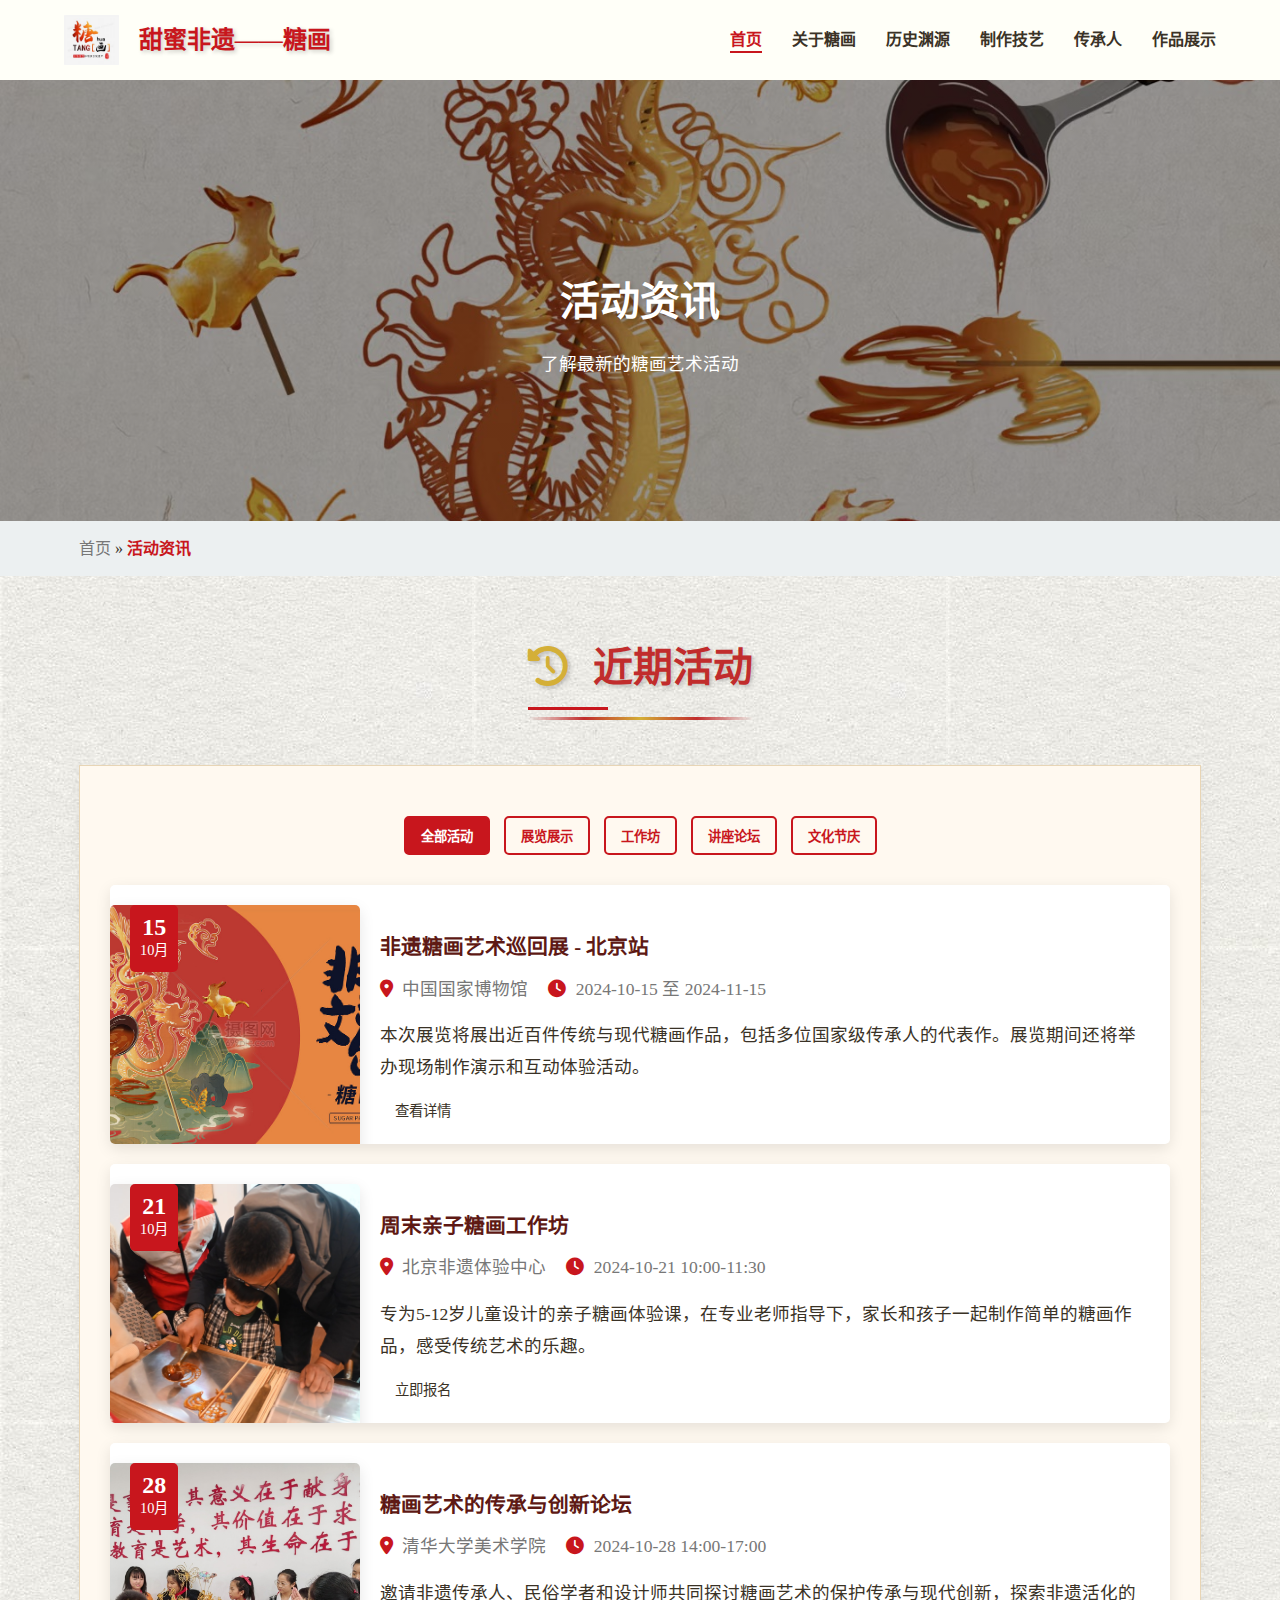
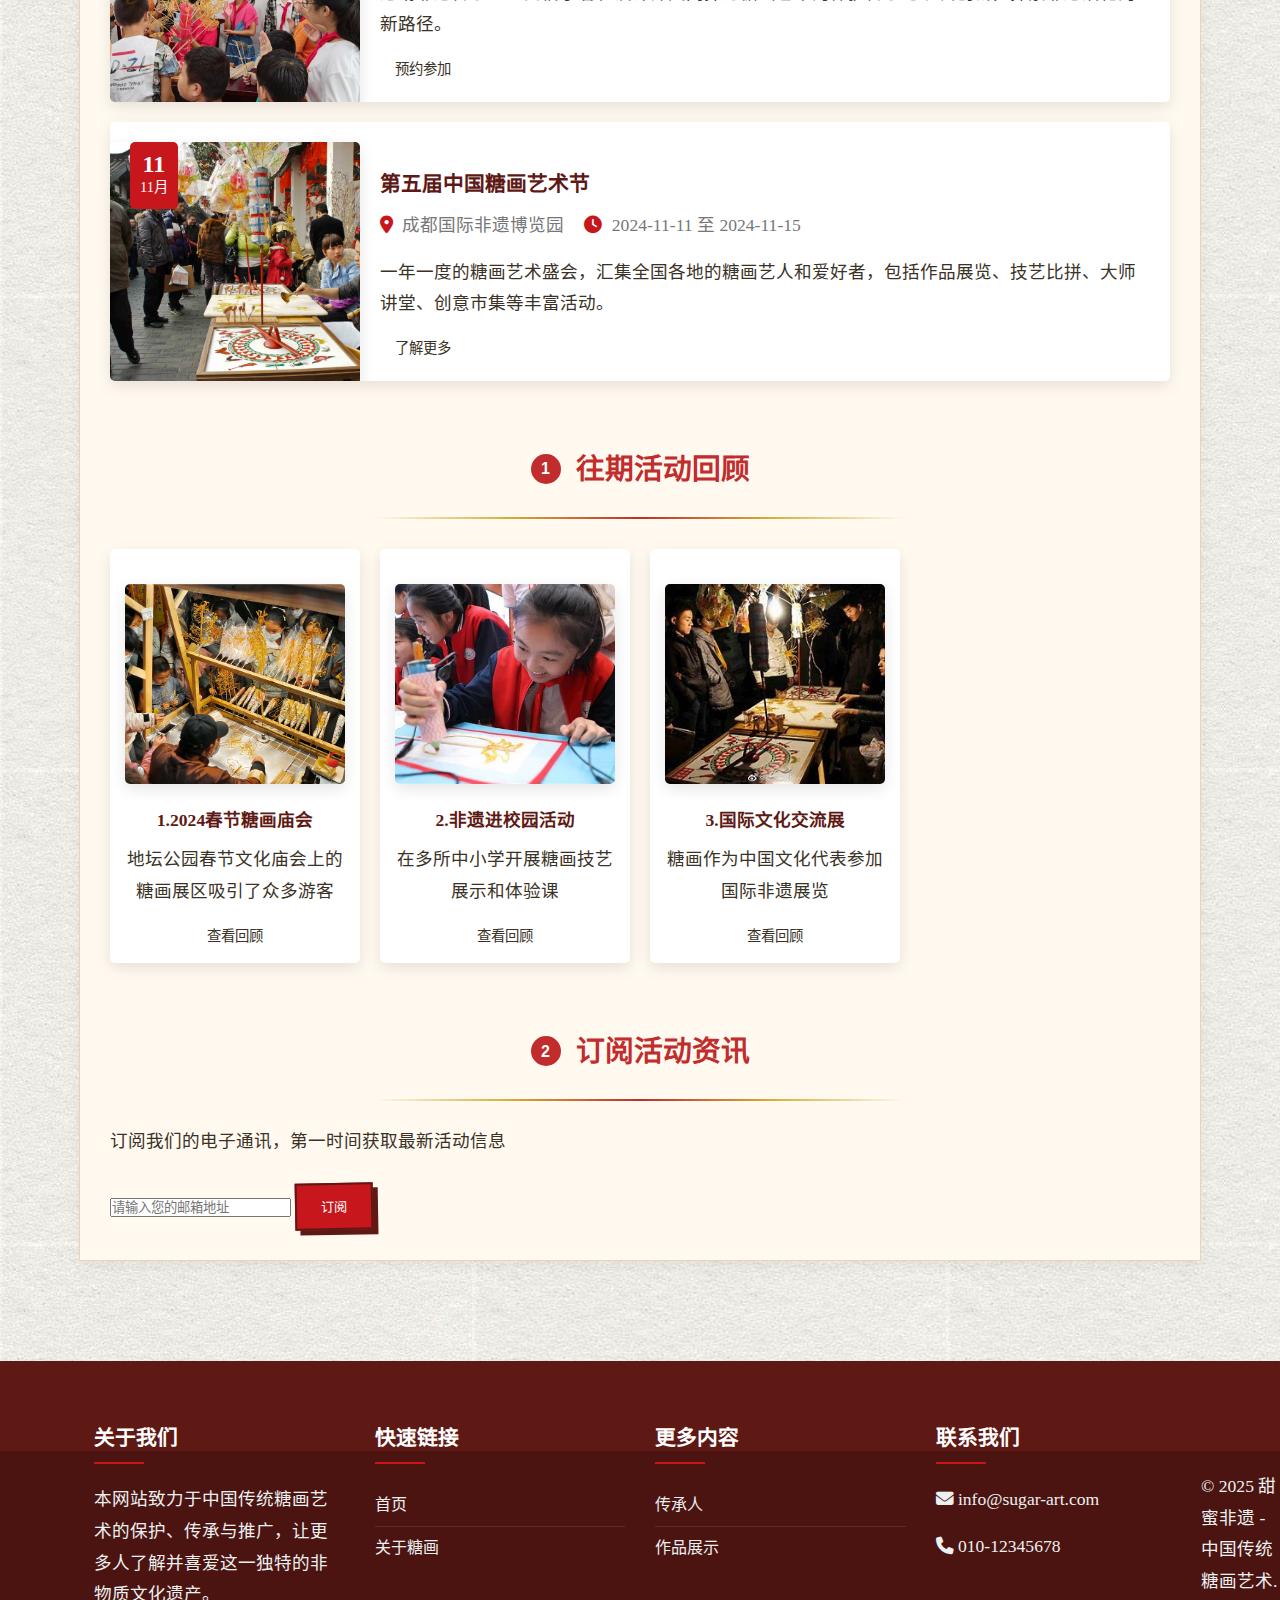
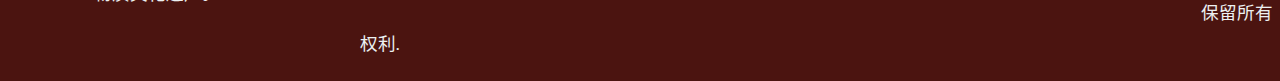
<file: events.html>
<!DOCTYPE html>
<html lang="zh-CN">
<head>
    <meta charset="UTF-8">
    <meta name="viewport" content="width=device-width, initial-scale=1.0">
    <title>活动资讯 - 甜蜜非遗——糖画</title>
   <link rel="stylesheet" href="styles main.css">
   <link rel="stylesheet" href="styles responsive.css">
	<link rel="stylesheet" href="https://cdnjs.cloudflare.com/ajax/libs/font-awesome/6.4.2/css/all.min.css">
</head>
<body>
   <header>
       <div class="container">
           <div class="logo">
               <img src="images/logo.jpg" alt="非遗糖画">
               <h1>甜蜜非遗——糖画</h1>
           </div>
           <nav>
               <ul>
                   <li class="active"><a href="index.html">首页</a></li>
                   <li><a href="about.html">关于糖画</a></li>
                   <li><a href="history.html">历史渊源</a></li>
                   <li><a href="techniques.html">制作技艺</a></li>
                   <li><a href="artists.html">传承人</a></li>
                   <li><a href="gallery.html">作品展示</a></li>
               </ul>
           </nav>
           <div class="mobile-menu-btn">
               <i class="fas fa-bars"></i>
           </div>
       </div>
   </header>
    <section class="page-header page-header-all">
        <div class="container">
            <h2>活动资讯</h2>
            <p>了解最新的糖画艺术活动</p>
        </div>
    </section>

    <section class="breadcrumb">
        <div class="container">
            <a href="index.html">首页</a> &raquo; <span>活动资讯</span>
        </div>
    </section>

    <section class="main-content">
        <div class="container">
            <div class="content-full">
                <article>
                    <!-- 页面标题 -->
                   <div class="traditional-header">
        <h2 class="chinese-title">
            <span class="title-icon"><i class="fas fa-history"></i></span>
            近期活动
    		<div class="title-decoration"></div>
        </h2>
        <div class="header-pattern"></div>
    </div>
                    <!-- 活动筛选 -->
					<div class="art-content">
                    <div class="gallery-filter">
                        <button class="filter-btn active" data-filter="all">全部活动</button>
                        <button class="filter-btn" data-filter="exhibition">展览展示</button>
                        <button class="filter-btn" data-filter="workshop">工作坊</button>
                        <button class="filter-btn" data-filter="lecture">讲座论坛</button>
                        <button class="filter-btn" data-filter="festival">文化节庆</button>
                    </div>
    
                    <!-- 活动列表 -->
                    <div class="event-list">
                        <!-- 展览展示 -->
                        <div class="event-card" data-filter="exhibition">
                            <div class="event-image">
                                <img src="images/event-1.jpg" alt="非遗糖画展">
                                <div class="event-date">
                                    <span class="day">15</span>
                                    <span class="month">10月</span>
                                </div>
                            </div>
                            <div class="event-details">
                                <h3>非遗糖画艺术巡回展 - 北京站</h3>
                                <p class="event-meta">
                                    <span><i class="fas fa-map-marker-alt"></i> 中国国家博物馆</span>
                                    <span><i class="fas fa-clock"></i> 2024-10-15 至 2024-11-15</span>
                                </p>
                                <p>本次展览将展出近百件传统与现代糖画作品，包括多位国家级传承人的代表作。展览期间还将举办现场制作演示和互动体验活动。</p>
                                <a href="#" class="btn-small">查看详情</a>
                            </div>
                        </div>
    
                        <!-- 工作坊 -->
                        <div class="event-card" data-filter="workshop">
                            <div class="event-image">
                                <img src="images/event-2.jpg" alt="亲子工作坊">
                                <div class="event-date">
                                    <span class="day">21</span>
                                    <span class="month">10月</span>
                                </div>
                            </div>
                            <div class="event-details">
                                <h3>周末亲子糖画工作坊</h3>
                                <p class="event-meta">
                                    <span><i class="fas fa-map-marker-alt"></i> 北京非遗体验中心</span>
                                    <span><i class="fas fa-clock"></i> 2024-10-21 10:00-11:30</span>
                                </p>
                                <p>专为5-12岁儿童设计的亲子糖画体验课，在专业老师指导下，家长和孩子一起制作简单的糖画作品，感受传统艺术的乐趣。</p>
                                <a href="#" class="btn-small">立即报名</a>
                            </div>
                        </div>
    
                        <!-- 讲座论坛 -->
                        <div class="event-card" data-filter="lecture">
                            <div class="event-image">
                                <img src="images/event-3.png" alt="糖画讲座">
                                <div class="event-date">
                                    <span class="day">28</span>
                                    <span class="month">10月</span>
                                </div>
                            </div>
                            <div class="event-details">
                                <h3>糖画艺术的传承与创新论坛</h3>
                                <p class="event-meta">
                                    <span><i class="fas fa-map-marker-alt"></i> 清华大学美术学院</span>
                                    <span><i class="fas fa-clock"></i> 2024-10-28 14:00-17:00</span>
                                </p>
                                <p>邀请非遗传承人、民俗学者和设计师共同探讨糖画艺术的保护传承与现代创新，探索非遗活化的新路径。</p>
                                <a href="#" class="btn-small">预约参加</a>
                            </div>
                        </div>
    
                        <!-- 文化节庆 -->
                        <div class="event-card" data-filter="festival">
                            <div class="event-image">
                                <img src="images/event-4.jpg" alt="糖画艺术节">
                                <div class="event-date">
                                    <span class="day">11</span>
                                    <span class="month">11月</span>
                                </div>
                            </div>
                            <div class="event-details">
                                <h3>第五届中国糖画艺术节</h3>
                                <p class="event-meta">
                                    <span><i class="fas fa-map-marker-alt"></i> 成都国际非遗博览园</span>
                                    <span><i class="fas fa-clock"></i> 2024-11-11 至 2024-11-15</span>
                                </p>
                                <p>一年一度的糖画艺术盛会，汇集全国各地的糖画艺人和爱好者，包括作品展览、技艺比拼、大师讲堂、创意市集等丰富活动。</p>
                                <a href="#" class="btn-small">了解更多</a>
                            </div>
                        </div>
                        <!-- 更多活动... -->
                    </div>
    
                    <!-- 往期活动回顾 -->
                    <div class="section-header">
                        <h3 class="section-title">
                            <span class="number-circle">1</span>
                            往期活动回顾
                        </h3>
                        <div class="section-divider"></div>
                    </div>
                    <div class="book-grid">
                        <div class="book-item">
                            <img src="images/past-1.jpg" alt="2024春节糖画庙会">
                            <h4>1.2024春节糖画庙会</h4>
                            <p>地坛公园春节文化庙会上的糖画展区吸引了众多游客</p>
                            <a href="#" class="btn-small">查看回顾</a>
                        </div>
                        <div class="book-item">
                            <img src="images/past-2.jpg" alt="非遗进校园活动">
                            <h4>2.非遗进校园活动</h4>
                            <p>在多所中小学开展糖画技艺展示和体验课</p>
                            <a href="#" class="btn-small">查看回顾</a>
                        </div>
                        <div class="book-item">
                            <img src="images/past-3.jpg" alt="国际文化交流展">
                            <h4>3.国际文化交流展</h4>
                            <p>糖画作为中国文化代表参加国际非遗展览</p>
                            <a href="#" class="btn-small">查看回顾</a>
                        </div>
                    </div>
    
                    <!-- 订阅活动资讯 -->
                    <div class="section-header">
                        <h3 class="section-title">
                            <span class="number-circle">2</span>
                            订阅活动资讯
                        </h3>
                        <div class="section-divider"></div>
                    </div>
                    <p>订阅我们的电子通讯，第一时间获取最新活动信息</p>
                    <form class="newsletter-form">
                        <input type="email" placeholder="请输入您的邮箱地址">
                        <button type="submit" class="btn">订阅</button>
                    </form>
                </article>
            </div>
        </div>
    </section>

 <footer>
     <div class="container">
         <div class="footer-column">
             <h4>关于我们</h4>
             <p>本网站致力于中国传统糖画艺术的保护、传承与推广，让更多人了解并喜爱这一独特的非物质文化遗产。</p>
         </div>
         <div class="footer-column">
             <h4>快速链接</h4>
             <ul>
                 <li><a href="index.html">首页</a></li>
                 <li><a href="about.html">关于糖画</a></li>
             </ul>
         </div>
         <div class="footer-column">
             <h4>更多内容</h4>
             <ul>
                 <li><a href="artists.html">传承人</a></li>
                 <li><a href="gallery.html">作品展示</a></li>
             </ul>
         </div>
         <div class="footer-column">
             <h4>联系我们</h4>
             <p><i class="fas fa-envelope"></i> info@sugar-art.com</p>
             <p><i class="fas fa-phone"></i> 010-12345678</p>
         </div>
     </div>
     <div class="copyright">
         <p>&copy; 2025 甜蜜非遗 - 中国传统糖画艺术. 保留所有权利.</p>
     </div>
 </footer>
    
    <script>
        // 活动筛选
        document.addEventListener('DOMContentLoaded', function() {
            const filterBtns = document.querySelectorAll('.event-filter .filter-btn');
            const eventCards = document.querySelectorAll('.event-card');
      filterBtns.forEach(btn => {
                btn.addEventListener('click', function() {
                    // 更新按钮状态
                    filterBtns.forEach(btn => btn.classList.remove('active'));
                    this.classList.add('active');
                    
                    // 筛选活动
                    const filter = this.dataset.filter;
                    eventCards.forEach(card => {
                        if (filter === 'all' || card.dataset.filter === filter) {
                            card.style.display = 'flex';
                        } else {
                            card.style.display = 'none';
                        }
                    });
                });
            });
        });
    </script>
</body>
</html>
</file>
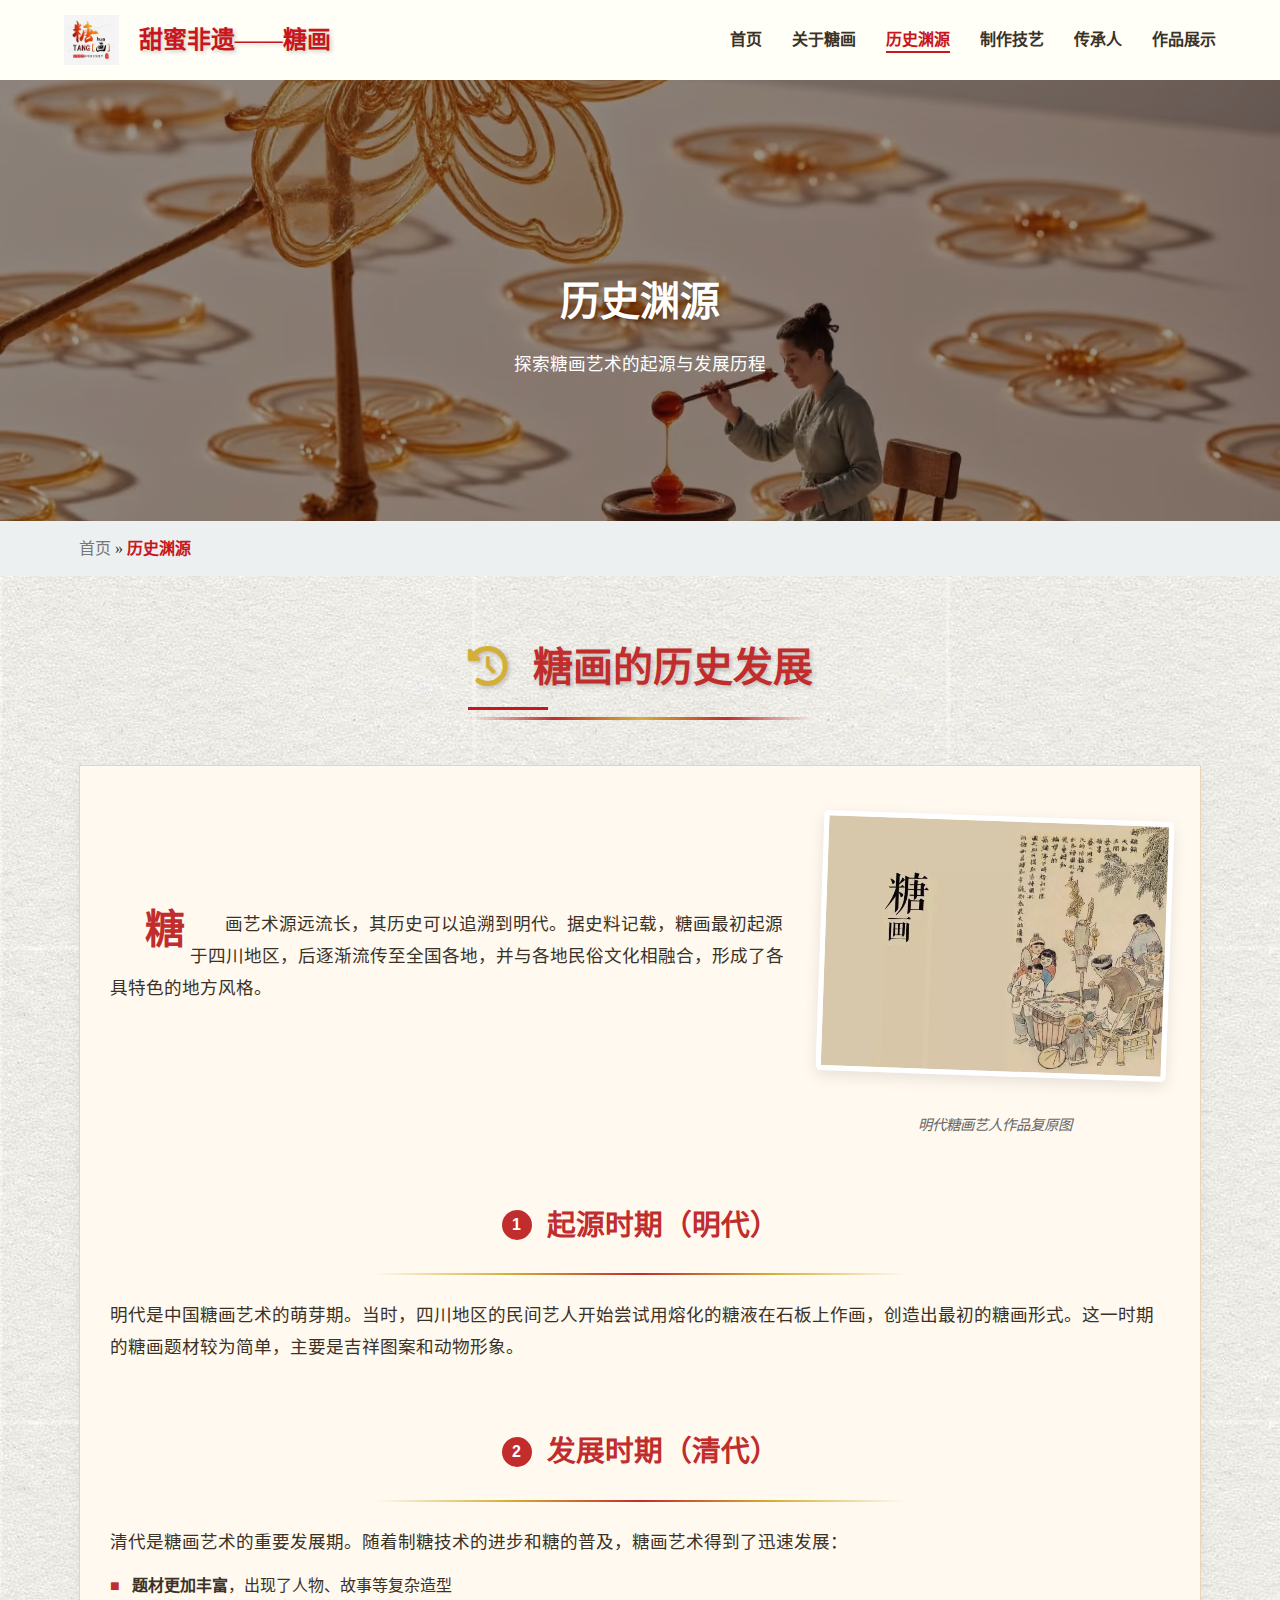
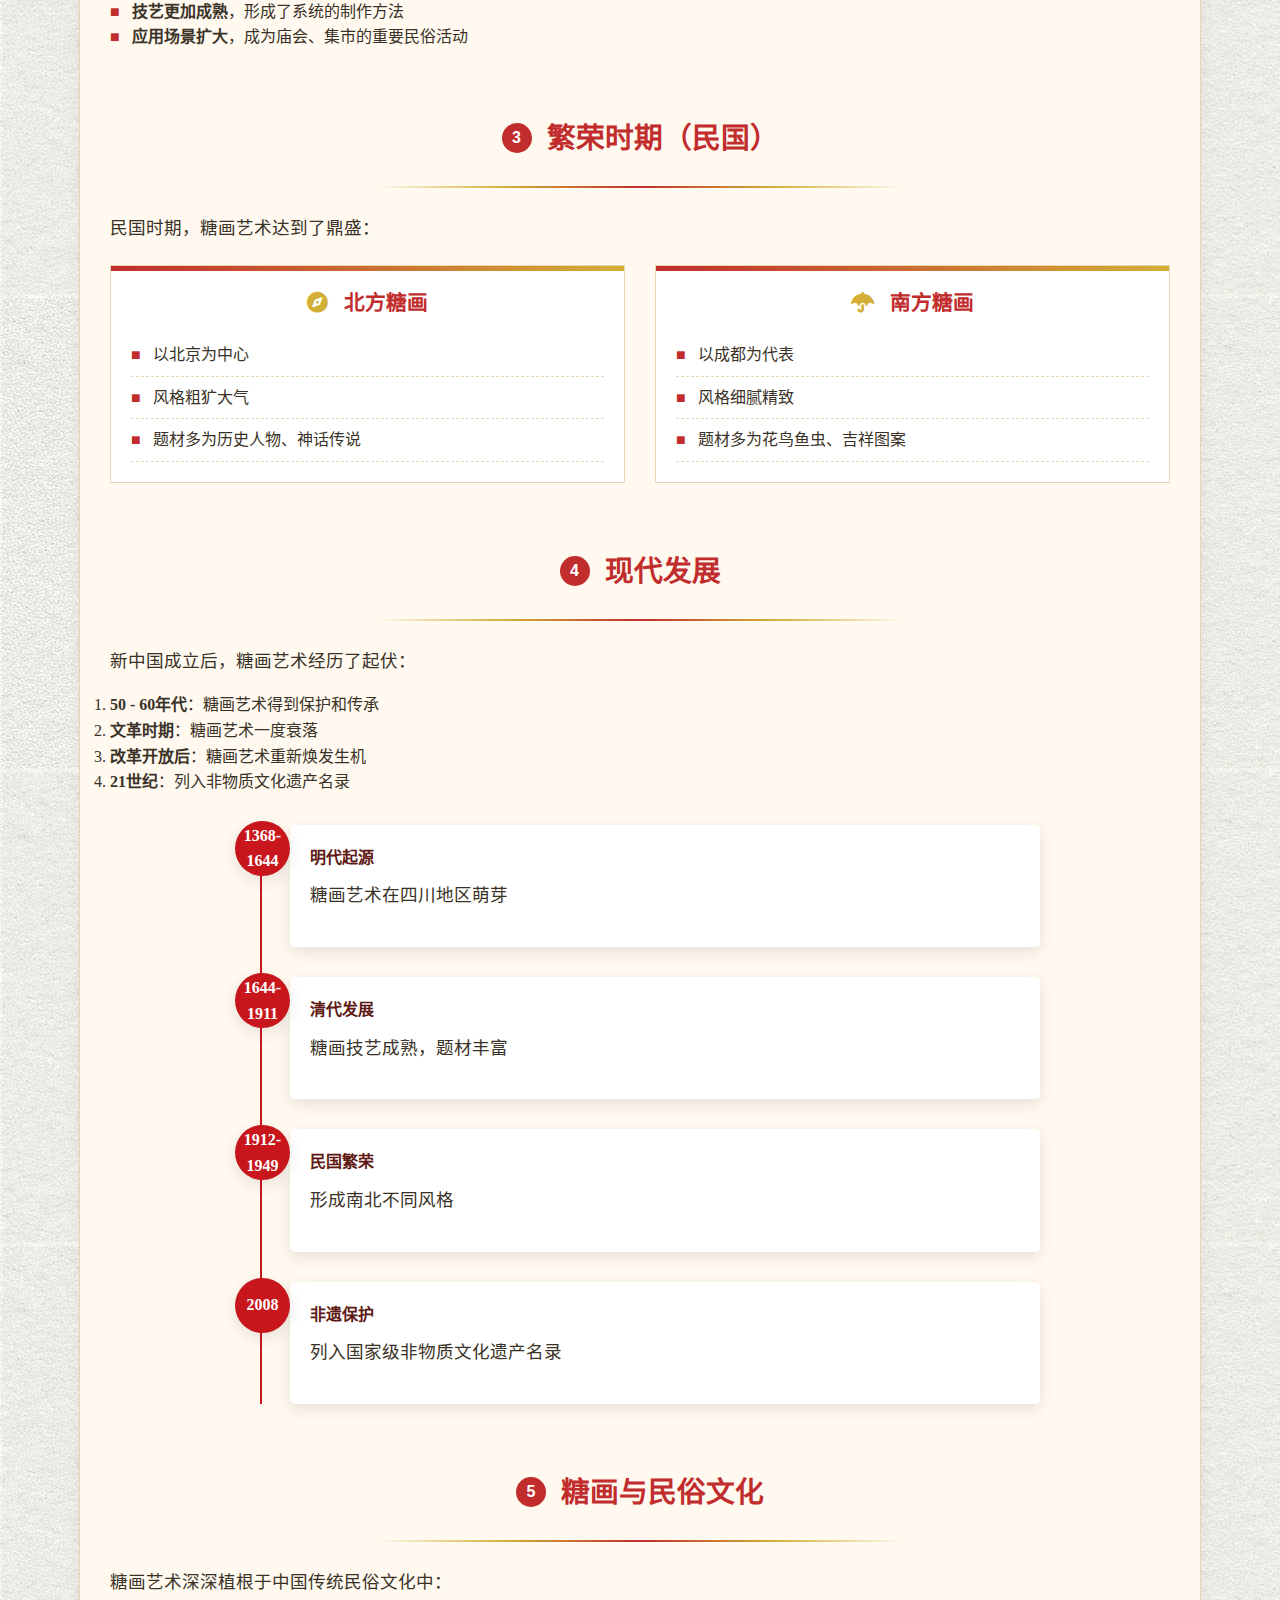
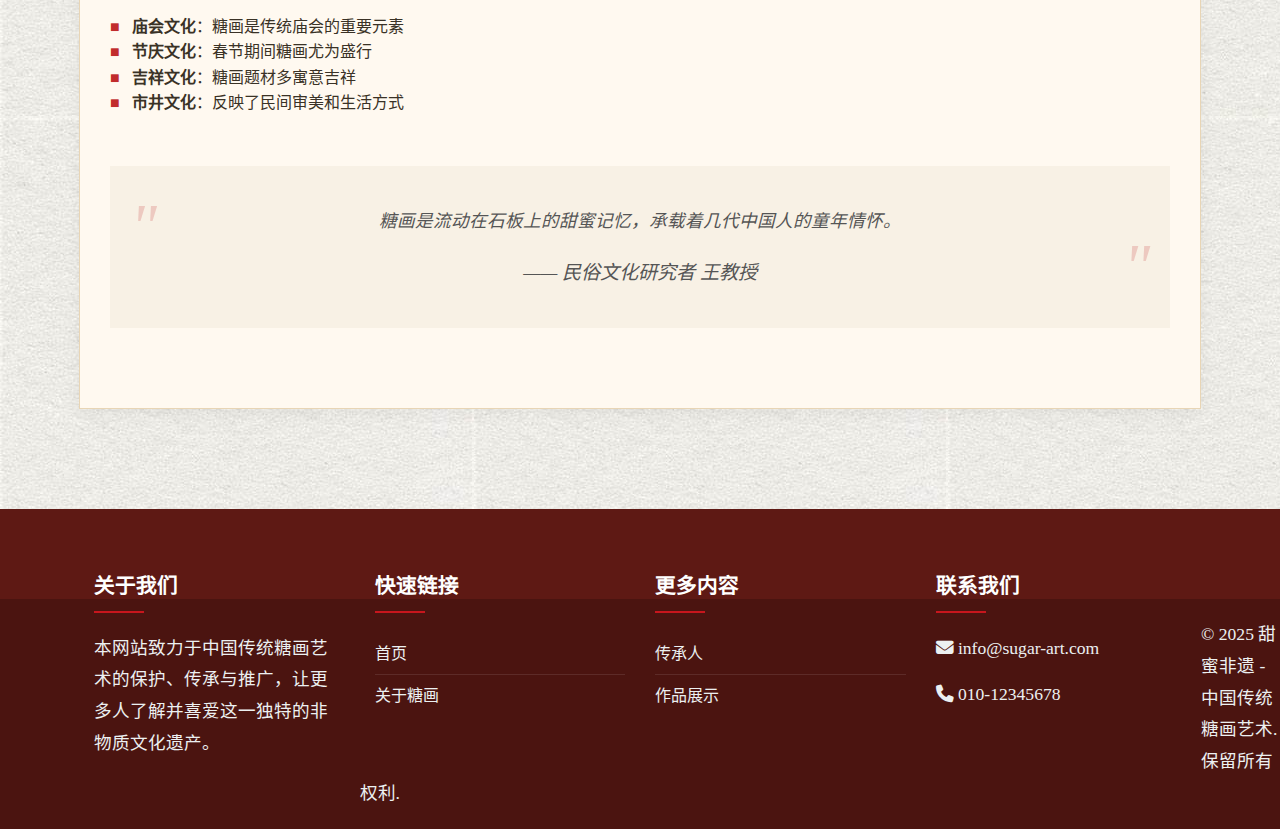
<file: history.html>
<!DOCTYPE html>
<html lang="zh-CN">
<head>
    <meta charset="UTF-8">
    <meta name="viewport" content="width=device-width, initial-scale=1.0">
    <title>糖画历史 - 甜蜜非遗——糖画</title>
    <link rel="stylesheet" href="styles main.css">
    <link rel="stylesheet" href="styles responsive.css">
	<link rel="stylesheet" href="https://cdnjs.cloudflare.com/ajax/libs/font-awesome/6.4.2/css/all.min.css">
</head>
<body>
   <header>
       <div class="container">
           <div class="logo">
               <img src="images/logo.jpg" alt="非遗糖画">
               <h1>甜蜜非遗——糖画</h1>
           </div>
           <nav>
               <ul>
                   <li ><a href="index.html">首页</a></li>
                   <li><a href="about.html">关于糖画</a></li>
                   <li class="active"><a href="history.html">历史渊源</a></li>
                   <li><a href="techniques.html">制作技艺</a></li>
                   <li><a href="artists.html">传承人</a></li>
                   <li><a href="gallery.html">作品展示</a></li>
               </ul>
           </nav>
           <div class="mobile-menu-btn">
               <i class="fas fa-bars"></i>
           </div>
       </div>
   </header>
   
    <section class="page-header history-header">
        <div class="container">
            <h2>历史渊源</h2>
            <p>探索糖画艺术的起源与发展历程</p>
        </div>
    </section>

    <section class="breadcrumb">
        <div class="container">
            <a href="index.html">首页</a> &raquo; <span>历史渊源</span>
        </div>
    </section>
	
	<section class="main-content">
	    <div class="container">
	        <div class="content-full">
	            <article>
					 <div class="traditional-header">
	                    <h2 class="chinese-title">
	                        <span class="title-icon"><i class="fas fa-history"></i></span>
	                        糖画的历史发展
							<div class="title-decoration"></div>
	                    </h2>
	                    <div class="header-pattern"></div>
	                </div>

	                <div class="art-content">
	                    <div class="content-with-image">
	                        <div class="text-content">
	                            <p class="opening-paragraph">
	                                <span class="drop-cap">糖</span>画艺术源远流长，其历史可以追溯到明代。据史料记载，糖画最初起源于四川地区，后逐渐流传至全国各地，并与各地民俗文化相融合，形成了各具特色的地方风格。
	                            </p>
	                        </div>
	                        <div class="image-content">
	                            <img src="images/history-1.jpg" alt="古代糖画艺术" class="floating-image">
	                            <div class="image-caption">明代糖画艺人作品复原图</div>
	                        </div>
	                    </div>
	                    
	                    <div class="history-section">
	                        <div class="section-header">
	                            <h3 class="section-title">
	                                <span class="number-circle">1</span>
	                                起源时期（明代）
	                            </h3>
	                            <div class="section-divider"></div>
	                        </div>
	                        <p>明代是中国糖画艺术的萌芽期。当时，四川地区的民间艺人开始尝试用熔化的糖液在石板上作画，创造出最初的糖画形式。这一时期的糖画题材较为简单，主要是吉祥图案和动物形象。</p>
	                    </div>
	                    
	                    <div class="section-header">
	                        <h3 class="section-title">
	                            <span class="number-circle">2</span>
	                            发展时期（清代）
	                        </h3>
	                        <div class="section-divider"></div>
	                    </div>
	                    <p>清代是糖画艺术的重要发展期。随着制糖技术的进步和糖的普及，糖画艺术得到了迅速发展：</p>
	                    <ul>
	                        <li><span class="list-marker">■</span> <strong>题材更加丰富</strong>，出现了人物、故事等复杂造型</li>
	                        <li><span class="list-marker">■</span> <strong>技艺更加成熟</strong>，形成了系统的制作方法</li>
	                        <li><span class="list-marker">■</span> <strong>应用场景扩大</strong>，成为庙会、集市的重要民俗活动</li>
	                    </ul>
	                    
	                    
	                    <div class="history-section">
	                        <div class="section-header">
	                            <h3 class="section-title">
	                                <span class="number-circle">3</span>
	                                繁荣时期（民国）
	                            </h3>
	                            <div class="section-divider"></div>
	                        </div>
	                        <p>民国时期，糖画艺术达到了鼎盛：</p>
	                        
	                        <div class="two-columns traditional-columns">
	                            <div class="column with-border">
	                                <div class="column-header">
	                                    <h4><i class="fas fa-compass"></i> 北方糖画</h4>
	                                </div>
	                                <ul class="styled-list">
	                                    <li><span class="list-marker">■</span> 以北京为中心</li>
	                                    <li><span class="list-marker">■</span> 风格粗犷大气</li>
	                                    <li><span class="list-marker">■</span> 题材多为历史人物、神话传说</li>
	                                </ul>
	                            </div>
	                            <div class="column with-border">
	                                <div class="column-header">
	                                    <h4><i class="fas fa-umbrella"></i> 南方糖画</h4>
	                                </div>
	                                <ul class="styled-list">
	                                    <li><span class="list-marker">■</span> 以成都为代表</li>
	                                    <li><span class="list-marker">■</span> 风格细腻精致</li>
	                                    <li><span class="list-marker">■</span> 题材多为花鸟鱼虫、吉祥图案</li>
	                                </ul>
	                            </div>
	                        </div>
	                    </div>
	                    
	                    <div class="history-section">
	                        <div class="section-header">
	                            <h3 class="section-title">
	                                <span class="number-circle">4</span>
	                                现代发展
	                            </h3>
	                            <div class="section-divider"></div>
	                        </div>
	                        <p>新中国成立后，糖画艺术经历了起伏：</p>
	                        
	                        <ol>
	                            <li><strong>50 - 60年代</strong>：糖画艺术得到保护和传承</li>
	                            <li><strong>文革时期</strong>：糖画艺术一度衰落</li>
	                            <li><strong>改革开放后</strong>：糖画艺术重新焕发生机</li>
	                            <li><strong>21世纪</strong>：列入非物质文化遗产名录</li>
	                        </ol>
	                        
	                        <div class="timeline traditional-timeline">
	                            <div class="timeline-item">
	                                <div class="timeline-year">1368-1644</div>
	                                <div class="timeline-content">
	                                    <h4>明代起源</h4>
	                                    <p>糖画艺术在四川地区萌芽</p>
	                                </div>
	                            </div>
	                            <div class="timeline-item">
	                                <div class="timeline-year">1644-1911</div>
	                                <div class="timeline-content">
	                                    <h4>清代发展</h4>
	                                    <p>糖画技艺成熟，题材丰富</p>
	                                </div>
	                            </div>
	                            <div class="timeline-item">
	                                <div class="timeline-year">1912-1949</div>
	                                <div class="timeline-content">
	                                    <h4>民国繁荣</h4>
	                                    <p>形成南北不同风格</p>
	                                </div>
	                            </div>
	                            <div class="timeline-item">
	                                <div class="timeline-year">2008</div>
	                                <div class="timeline-content">
	                                    <h4>非遗保护</h4>
	                                    <p>列入国家级非物质文化遗产名录</p>
	                                </div>
	                            </div>
	                        </div>
	                    </div>
	                    
	                   <div class="section-header">
	                       <h3 class="section-title">
	                           <span class="number-circle">5</span>
	                           糖画与民俗文化
	                       </h3>
	                       <div class="section-divider"></div>
	                   </div>
	                   <p>糖画艺术深深植根于中国传统民俗文化中：</p>
	                   <ul>
	                       <li><span class="list-marker">■</span> <strong>庙会文化</strong>：糖画是传统庙会的重要元素</li>
	                       <li><span class="list-marker">■</span> <strong>节庆文化</strong>：春节期间糖画尤为盛行</li>
	                       <li><span class="list-marker">■</span> <strong>吉祥文化</strong>：糖画题材多寓意吉祥</li>
	                       <li><span class="list-marker">■</span> <strong>市井文化</strong>：反映了民间审美和生活方式</li>
	                   </ul>
	                    
	                    <div class="traditional-quote">
	                        <div class="quote-mark left">"</div>
	                        <div class="quote-content">
	                            <p>糖画是流动在石板上的甜蜜记忆，承载着几代中国人的童年情怀。</p>
	                            <div class="quote-author">
	                                <cite>—— 民俗文化研究者 王教授</cite>
	                            </div>
	                        </div>
	                        <div class="quote-mark right">"</div>
	                    </div>
	                </div>
	            </article>
	        </div>
	    </div>
	</section>
					<footer>
					    <div class="container">
					        <div class="footer-column">
					            <h4>关于我们</h4>
					            <p>本网站致力于中国传统糖画艺术的保护、传承与推广，让更多人了解并喜爱这一独特的非物质文化遗产。</p>
					        </div>
					        <div class="footer-column">
					            <h4>快速链接</h4>
					            <ul>
					                <li><a href="index.html">首页</a></li>
					                <li><a href="about.html">关于糖画</a></li>
					            </ul>
					        </div>
					        <div class="footer-column">
					            <h4>更多内容</h4>
					            <ul>
					                <li><a href="artists.html">传承人</a></li>
					                <li><a href="gallery.html">作品展示</a></li>
					            </ul>
					        </div>
					        <div class="footer-column">
					            <h4>联系我们</h4>
					            <p><i class="fas fa-envelope"></i> info@sugar-art.com</p>
					            <p><i class="fas fa-phone"></i> 010-12345678</p>
					        </div>
					    </div>
					    <div class="copyright">
					        <p>&copy; 2025 甜蜜非遗 - 中国传统糖画艺术. 保留所有权利.</p>
					    </div>
					</footer>
														
					<script src="js main.js"></script>
					</body>
					</html>
</file>
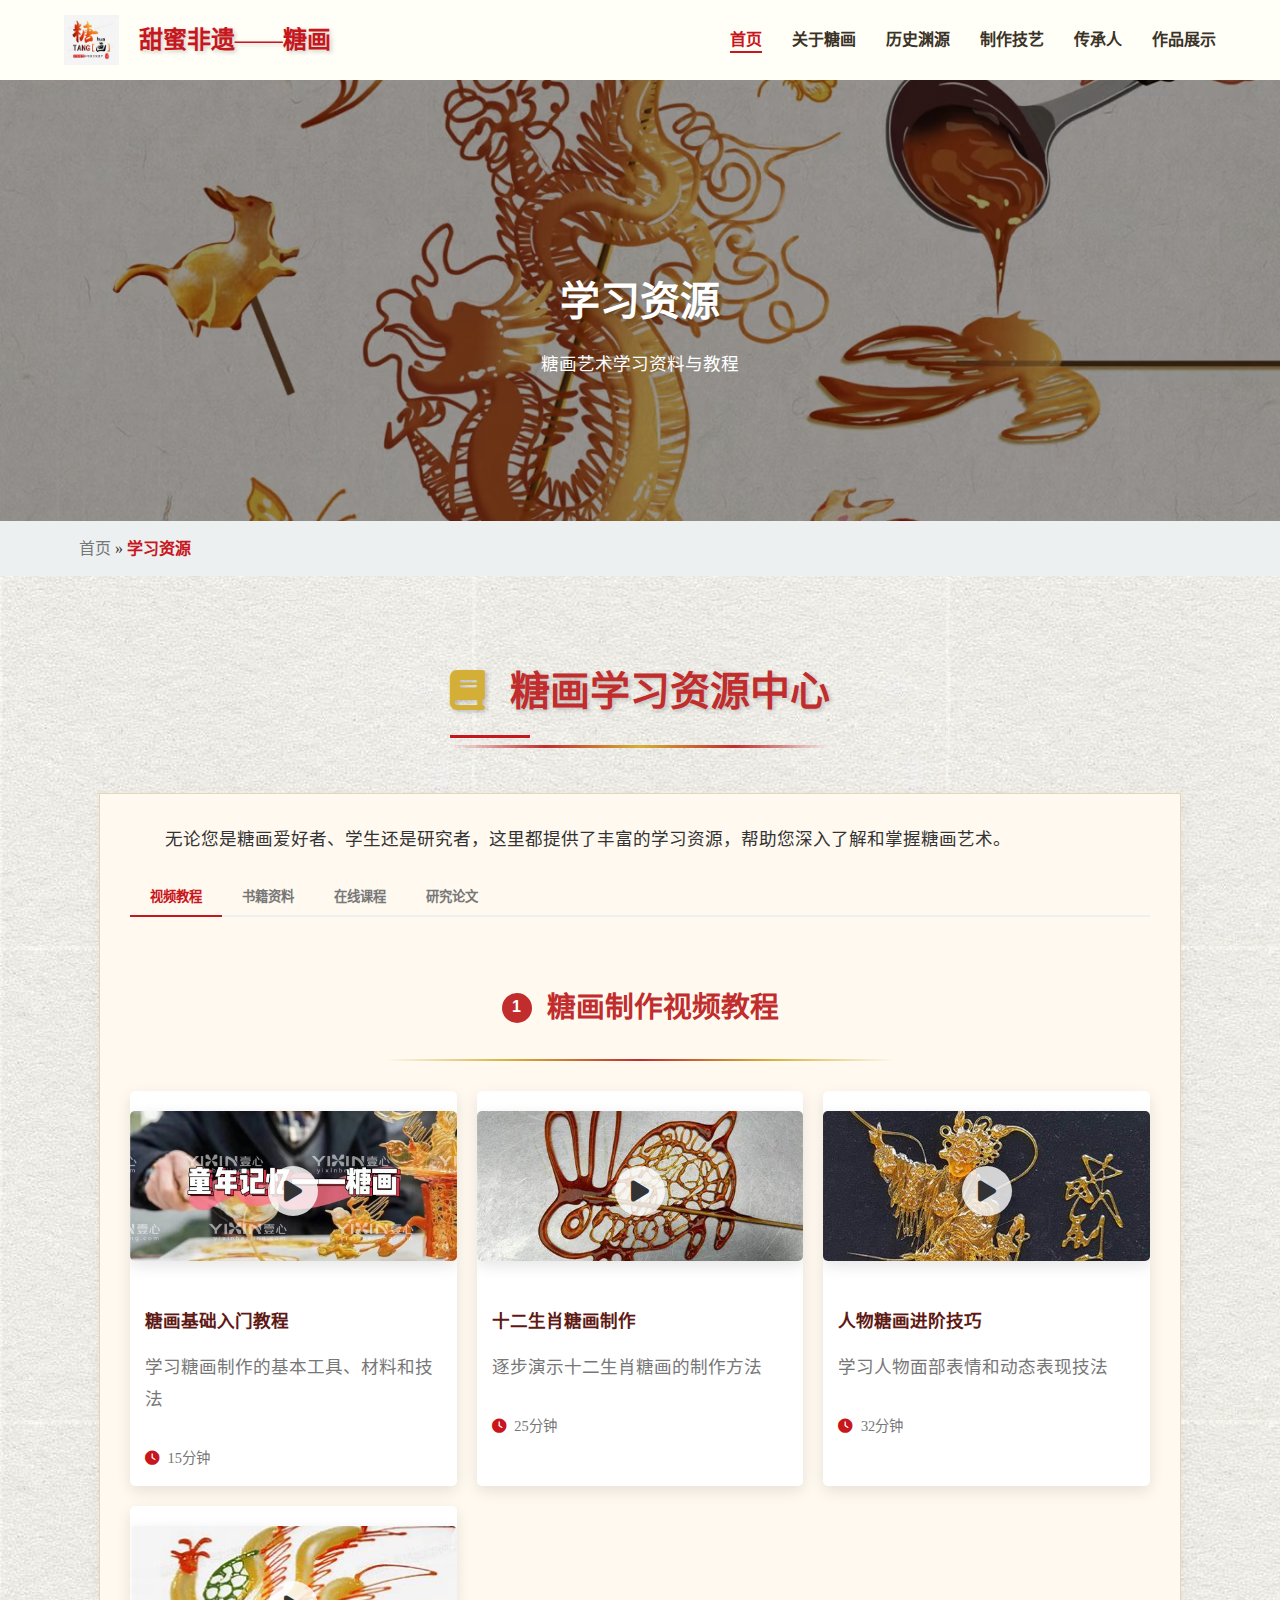
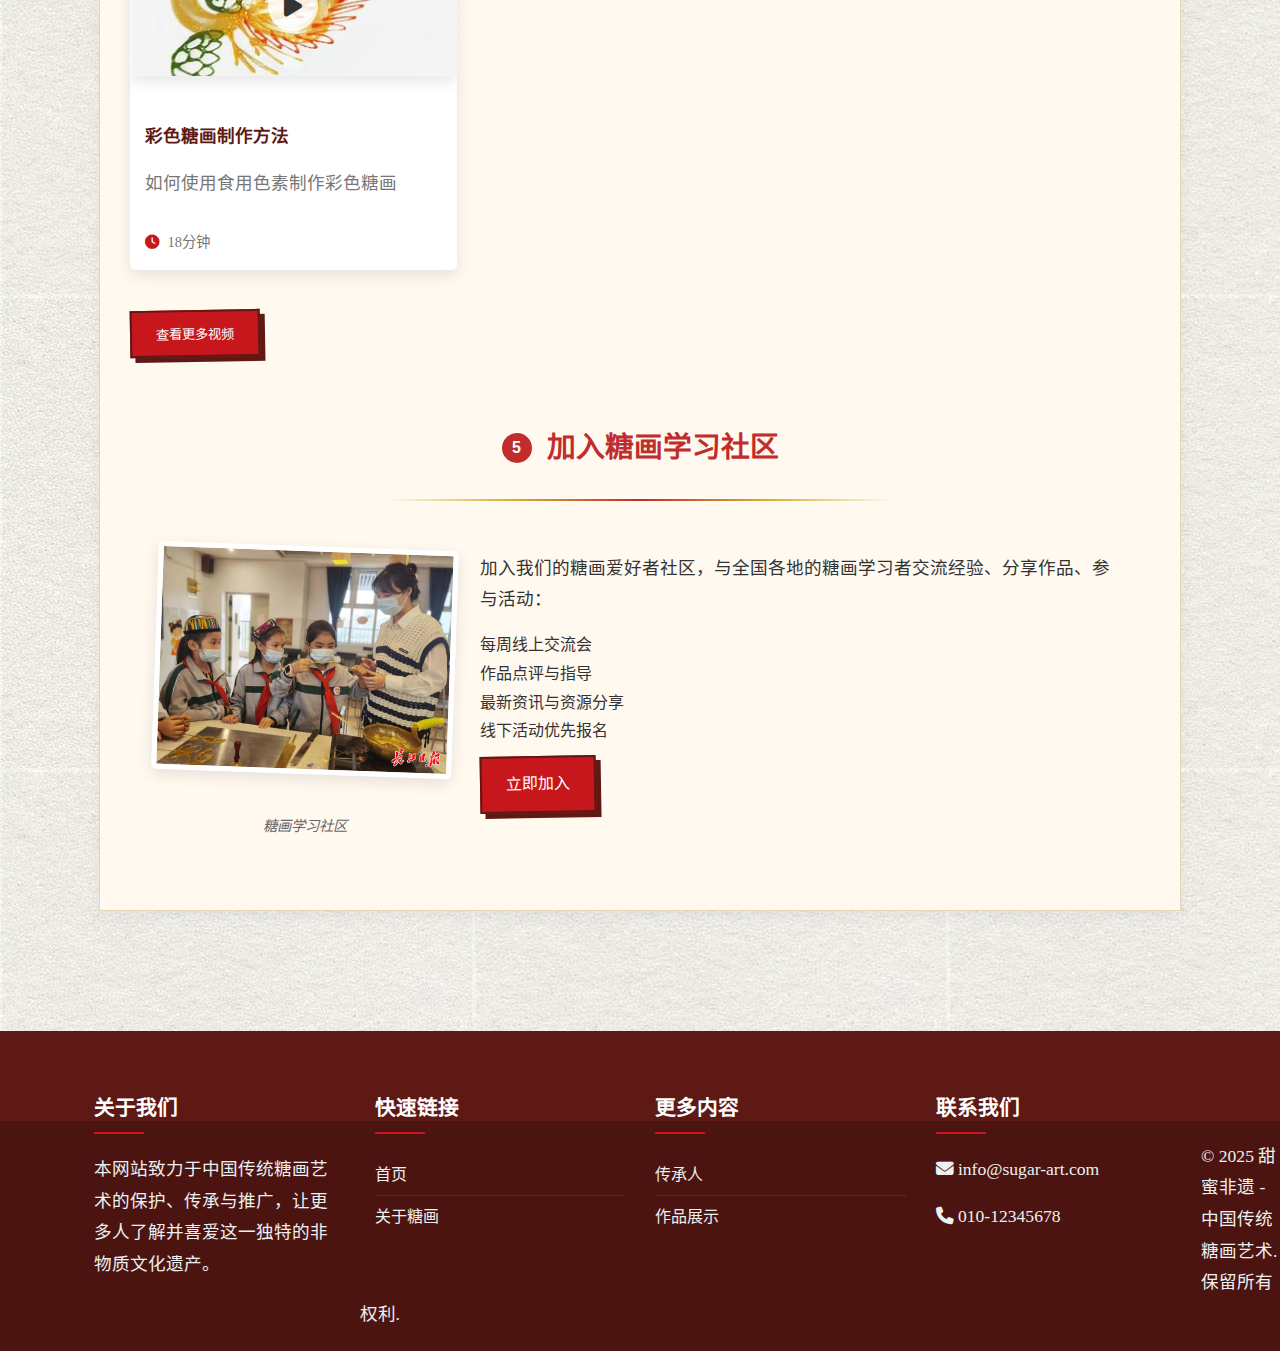
<file: learning.html>
<!DOCTYPE html>
<html lang="zh-CN">
<head>
    <meta charset="UTF-8">
    <meta name="viewport" content="width=device-width, initial-scale=1.0">
    <title>学习资源 - 甜蜜非遗</title>
   <link rel="stylesheet" href="styles main.css">
   <link rel="stylesheet" href="styles responsive.css">
	<link rel="stylesheet" href="https://cdnjs.cloudflare.com/ajax/libs/font-awesome/6.4.2/css/all.min.css">
</head>
<body>
 <header>
        <div class="container">
            <div class="logo">
                <img src="images/logo.jpg" alt="非遗糖画">
                <h1>甜蜜非遗——糖画</h1>
            </div>
            <nav>
                <ul>
                    <li class="active"><a href="index.html">首页</a></li>
                    <li><a href="about.html">关于糖画</a></li>
                    <li><a href="history.html">历史渊源</a></li>
                    <li><a href="techniques.html">制作技艺</a></li>
                    <li><a href="artists.html">传承人</a></li>
                    <li><a href="gallery.html">作品展示</a></li>
                </ul>
            </nav>
            <div class="mobile-menu-btn">
                <i class="fas fa-bars"></i>
            </div>
        </div>
    </header>
    
    <section class="page-header page-header-all">
        <div class="container">
            <h2>学习资源</h2>
            <p>糖画艺术学习资料与教程</p>
        </div>
    </section>

    <section class="breadcrumb">
        <div class="container">
            <a href="index.html">首页</a> &raquo; <span>学习资源</span>
        </div>
    </section>

     <section class="main-content">
            <div class="container">
                <div class="content-full">
                    <article>
                        <div class="sugar-art-intro">
                            <div class="traditional-header">
                                <h2 class="chinese-title">
                                    <span class="title-icon"><i class="fas fa-book"></i></span>
                                    糖画学习资源中心
                                    <span class="title-decoration"></span>
                                </h2>
                                <div class="header-pattern"></div>
                            </div>
    
                            <div class="art-content">
                                <p class="opening-paragraph">
                                    无论您是糖画爱好者、学生还是研究者，这里都提供了丰富的学习资源，帮助您深入了解和掌握糖画艺术。
                                </p>
    
                                <div class="resource-tabs content-tabs">
                                    <button class="tab-btn active" data-tab="videos">视频教程</button>
                                    <button class="tab-btn" data-tab="books">书籍资料</button>
                                    <button class="tab-btn" data-tab="courses">在线课程</button>
                                    <button class="tab-btn" data-tab="research">研究论文</button>
                                </div>
    
                                <div class="tab-content active" id="videos">
                                    <div class="section-header">
                                        <h3 class="section-title">
                                            <span class="number-circle">1</span>
                                            糖画制作视频教程
                                        </h3>
                                        <div class="section-divider"></div>
                                    </div>
                                    <div class="video-grid">
                                        <div class="video-item">
                                            <div class="video-thumbnail">
                                                <img src="images/video-1.jpg" alt="基础教程">
                                                <div class="play-icon"><i class="fas fa-play"></i></div>
                                            </div>
                                            <h4>糖画基础入门教程</h4>
                                            <p>学习糖画制作的基本工具、材料和技法</p>
                                            <span class="duration"><i class="fas fa-clock"></i> 15分钟</span>
                                        </div>
                                        <div class="video-item">
                                            <div class="video-thumbnail">
                                                <img src="images/video-2.jpg" alt="生肖制作">
                                                <div class="play-icon"><i class="fas fa-play"></i></div>
                                            </div>
                                            <h4>十二生肖糖画制作</h4>
                                            <p>逐步演示十二生肖糖画的制作方法</p>
                                            <span class="duration"><i class="fas fa-clock"></i> 25分钟</span>
                                        </div>
                                        <div class="video-item">
                                            <div class="video-thumbnail">
                                                <img src="images/video-3.jpg" alt="人物制作">
                                                <div class="play-icon"><i class="fas fa-play"></i></div>
                                            </div>
                                            <h4>人物糖画进阶技巧</h4>
                                            <p>学习人物面部表情和动态表现技法</p>
                                            <span class="duration"><i class="fas fa-clock"></i> 32分钟</span>
                                        </div>
                                        <div class="video-item">
                                            <div class="video-thumbnail">
                                                <img src="images/video-4.jpg" alt="彩色糖画">
                                                <div class="play-icon"><i class="fas fa-play"></i></div>
                                            </div>
                                            <h4>彩色糖画制作方法</h4>
                                            <p>如何使用食用色素制作彩色糖画</p>
                                            <span class="duration"><i class="fas fa-clock"></i> 18分钟</span>
                                        </div>
                                    </div>
                                    <button class="btn">查看更多视频</button>
                                </div>
    
                                <div class="tab-content" id="books">
                                    <div class="section-header">
                                        <h3 class="section-title">
                                            <span class="number-circle">2</span>
                                            糖画相关书籍资料
                                        </h3>
                                        <div class="section-divider"></div>
                                    </div>
                                    <div class="book-grid">
                                        <div class="book-item">
                                            <img src="images/book-1.PNG" alt="糖画艺术">
                                            <h4>《中国糖画艺术》</h4>
                                            <p>全面介绍糖画历史、流派和技艺的权威著作</p>
                                            <button class="btn-small">查看详情</button>
                                        </div>
                                        <div class="book-item">
                                            <img src="images/book-2.jpg" alt="民间糖画">
                                            <h4>《民间糖画技艺》</h4>
                                            <p>详细讲解传统糖画制作技法的实用手册</p>
                                            <button class="btn-small">查看详情</button>
                                        </div>
                                        <div class="book-item">
                                            <img src="images/book-3.jpg" alt="非遗糖画">
                                            <h4>《非遗保护丛书：糖画》</h4>
                                            <p>糖画非遗保护与传承的研究专著</p>
                                            <button class="btn-small">查看详情</button>
                                        </div>
                                        <div class="book-item">
                                            <img src="images/book-4.jpg" alt="儿童糖画">
                                            <h4>《儿童糖画入门》</h4>
                                            <p>专为儿童设计的糖画启蒙教材</p>
                                            <button class="btn-small">查看详情</button>
                                        </div>
                                    </div>
                                    <div class="book-links">
                                        <h4>更多资源链接：</h4>
                                        <ul>
                                            <li><a href="#">《中国传统手工艺全集·糖画卷》</a></li>
                                            <li><a href="#">《糖画制作图解指南》电子版下载</a></li>
                                            <li><a href="#">《糖画艺术研究论文集》</a></li>
                                        </ul>
                                    </div>
                                </div>
    
                                <div class="tab-content" id="courses">
                                    <div class="section-header">
                                        <h3 class="section-title">
                                            <span class="number-circle">3</span>
                                            糖画在线课程
                                        </h3>
                                        <div class="section-divider"></div>
                                    </div>
                                    <div class="course-intro">
                                        <p>我们与多家在线教育平台合作，提供系统的糖画学习课程，从入门到进阶，满足不同学习需求。</p>
                                    </div>
                                    <div class="course-grid">
                                        <div class="course-card">
                                            <img src="images/artist-2.JPG" alt="基础课程">
                                            <div class="course-info">
                                                <h4>糖画艺术基础入门</h4>
                                                <p class="instructor">授课老师：张明远（非遗传承人）</p>
                                                <p class="description">从零开始学习糖画制作的基本技法，掌握工具使用和简单造型。</p>
                                                <div class="course-meta">
                                                    <span><i class="fas fa-video"></i> 12课时</span>
                                                    <span><i class="fas fa-user-graduate"></i> 初级</span>
                                                </div>
                                                <button class="btn-small">开始学习</button>
                                            </div>
                                        </div>
                                        <div class="course-card">
                                            <img src="images/artist-3.JPG" alt="进阶课程">
                                            <div class="course-info">
                                                <h4>糖画人物造型进阶</h4>
                                                <p class="instructor">授课老师：李春花（非遗传承人）</p>
                                                <p class="description">学习人物糖画的制作技巧，包括面部表情、动态姿势等。</p>
                                                <div class="course-meta">
                                                    <span><i class="fas fa-video"></i> 15课时</span>
                                                    <span><i class="fas fa-user-graduate"></i> 中级</span>
                                                </div>
                                                <button class="btn-small">开始学习</button>
                                            </div>
                                        </div>
                                        <div class="course-card">
                                            <img src="images/artist-4.JPG" alt="创意课程">
                                            <div class="course-info">
                                                <h4>现代创意糖画设计</h4>
                                                <p class="instructor">授课老师：王创新（青年糖画师）</p>
                                                <p class="description">探索糖画与现代设计的结合，创作具有时代特色的糖画作品。</p>
                                                <div class="course-meta">
                                                    <span><i class="fas fa-video"></i> 10课时</span>
                                                    <span><i class="fas fa-user-graduate"></i> 高级</span>
                                                </div>
                                                <button class="btn-small">开始学习</button>
                                            </div>
                                        </div>
                                    </div>
                                    <div class="course-platforms">
                                        <h4>合作学习平台：</h4>
                                        <div class="platform-logos">
                                            <img src="images/platform-1.jpg" width="100px">
                                            <img src="images/platform-3.jpg" width="100px">
                                            <img src="images/platform-2.jpg" width="100px">
                                        </div>
                                    </div>
                                </div>
    
                                <div class="tab-content" id="research">
                                    <div class="section-header">
                                        <h3 class="section-title">
                                            <span class="number-circle">4</span>
                                            糖画研究论文与文献
                                        </h3>
                                        <div class="section-divider"></div>
                                    </div>
                                    <p>为研究者和学术人士提供的糖画相关研究资料：</p>
                                    <div class="research-list">
                                        <div class="research-item">
                                            <h4>《中国传统糖画艺术的保护与传承研究》</h4>
                                            <p class="author">作者：李明华，2018年</p>
                                            <p class="abstract">本文通过对糖画艺术现状的调研，分析了传承面临的困境，提出了数字化保护、教育传承等建议...</p>
                                            <button class="btn-small">下载PDF</button>
                                        </div>
                                        <div class="research-item">
                                            <h4>《糖画技艺的地域特色比较研究》</h4>
                                            <p class="author">作者：张文化，2020年</p>
                                            <p class="abstract">比较分析了北京、成都、天津等地糖画技艺的特点，探讨了地域文化对糖画风格的影响...</p>
                                            <button class="btn-small">下载PDF</button>
                                        </div>
                                        <div class="research-item">
                                            <h4>《非物质文化遗产视角下的糖画艺术价值评估》</h4>
                                            <p class="author">作者：王非遗等，2021年</p>
                                            <p class="abstract">构建了非遗价值评估体系，对糖画艺术的文化价值、艺术价值、经济价值等进行量化分析...</p>
                                            <button class="btn-small">下载PDF</button>
                                        </div>
                                    </div>
                                    <div class="research-database">
                                        <h4>学术数据库链接：</h4>
                                        <ul>
                                            <li><a href="https://c61.oversea.cnki.net/">中国知网糖画研究专题</a></li>
                                            <li><a href="#">国家非遗保护中心文献库</a></li>
                                            <li><a href="#">民俗艺术研究数据库</a></li>
                                        </ul>
                                    </div>
                                </div>
    
                                <div class="learning-community">
                                    <div class="section-header">
                                        <h3 class="section-title">
                                            <span class="number-circle">5</span>
                                            加入糖画学习社区
                                        </h3>
                                        <div class="section-divider"></div>
                                    </div>
                                    <div class="community-content content-with-image">
                                        <div class="image-content">
                                            <img src="images/community.jpg" alt="学习社区" class="floating-image" width="300px">
                                            <div class="image-caption">糖画学习社区</div>
                                        </div>
                                        <div class="text-content">
                                            <p>加入我们的糖画爱好者社区，与全国各地的糖画学习者交流经验、分享作品、参与活动：</p>
                                            <ul>
                                                <li>每周线上交流会</li>
                                                <li>作品点评与指导</li>
                                                <li>最新资讯与资源分享</li>
                                                <li>线下活动优先报名</li>
                                            </ul>
                                            <a href="contact.html" class="btn">立即加入</a>
                                        </div>
                                    </div>
                                </div>
                            </div>
                        </div>
                    </article>
                </div>
            </div>
        </section>
	
<footer>
       <div class="container">
           <div class="footer-column">
               <h4>关于我们</h4>
               <p>本网站致力于中国传统糖画艺术的保护、传承与推广，让更多人了解并喜爱这一独特的非物质文化遗产。</p>
           </div>
           <div class="footer-column">
               <h4>快速链接</h4>
               <ul>
                   <li><a href="index.html">首页</a></li>
                   <li><a href="about.html">关于糖画</a></li>
               </ul>
           </div>
           <div class="footer-column">
               <h4>更多内容</h4>
               <ul>
                   <li><a href="artists.html">传承人</a></li>
                   <li><a href="gallery.html">作品展示</a></li>
               </ul>
           </div>
           <div class="footer-column">
               <h4>联系我们</h4>
               <p><i class="fas fa-envelope"></i> info@sugar-art.com</p>
               <p><i class="fas fa-phone"></i> 010-12345678</p>
           </div>
       </div>
       <div class="copyright">
           <p>&copy; 2025 甜蜜非遗 - 中国传统糖画艺术. 保留所有权利.</p>
       </div>
   </footer>
	    
	    <script>
	        // 标签页切换
	        document.addEventListener('DOMContentLoaded', function() {
	            const tabBtns = document.querySelectorAll('.resource-tabs .tab-btn');
	            const tabContents = document.querySelectorAll('.tab-content');
	            
	            tabBtns.forEach(btn => {
	                btn.addEventListener('click', function() {
	                    // 移除所有active类
	                    tabBtns.forEach(btn => btn.classList.remove('active'));
	                    tabContents.forEach(content => content.classList.remove('active'));
	                    
	                    // 添加active类
	                    this.classList.add('active');
	                    const tabId = this.dataset.tab;
	                    document.getElementById(tabId).classList.add('active');
	                });
	            });
	        });
	    </script>
	</body>
	</html>
</file>
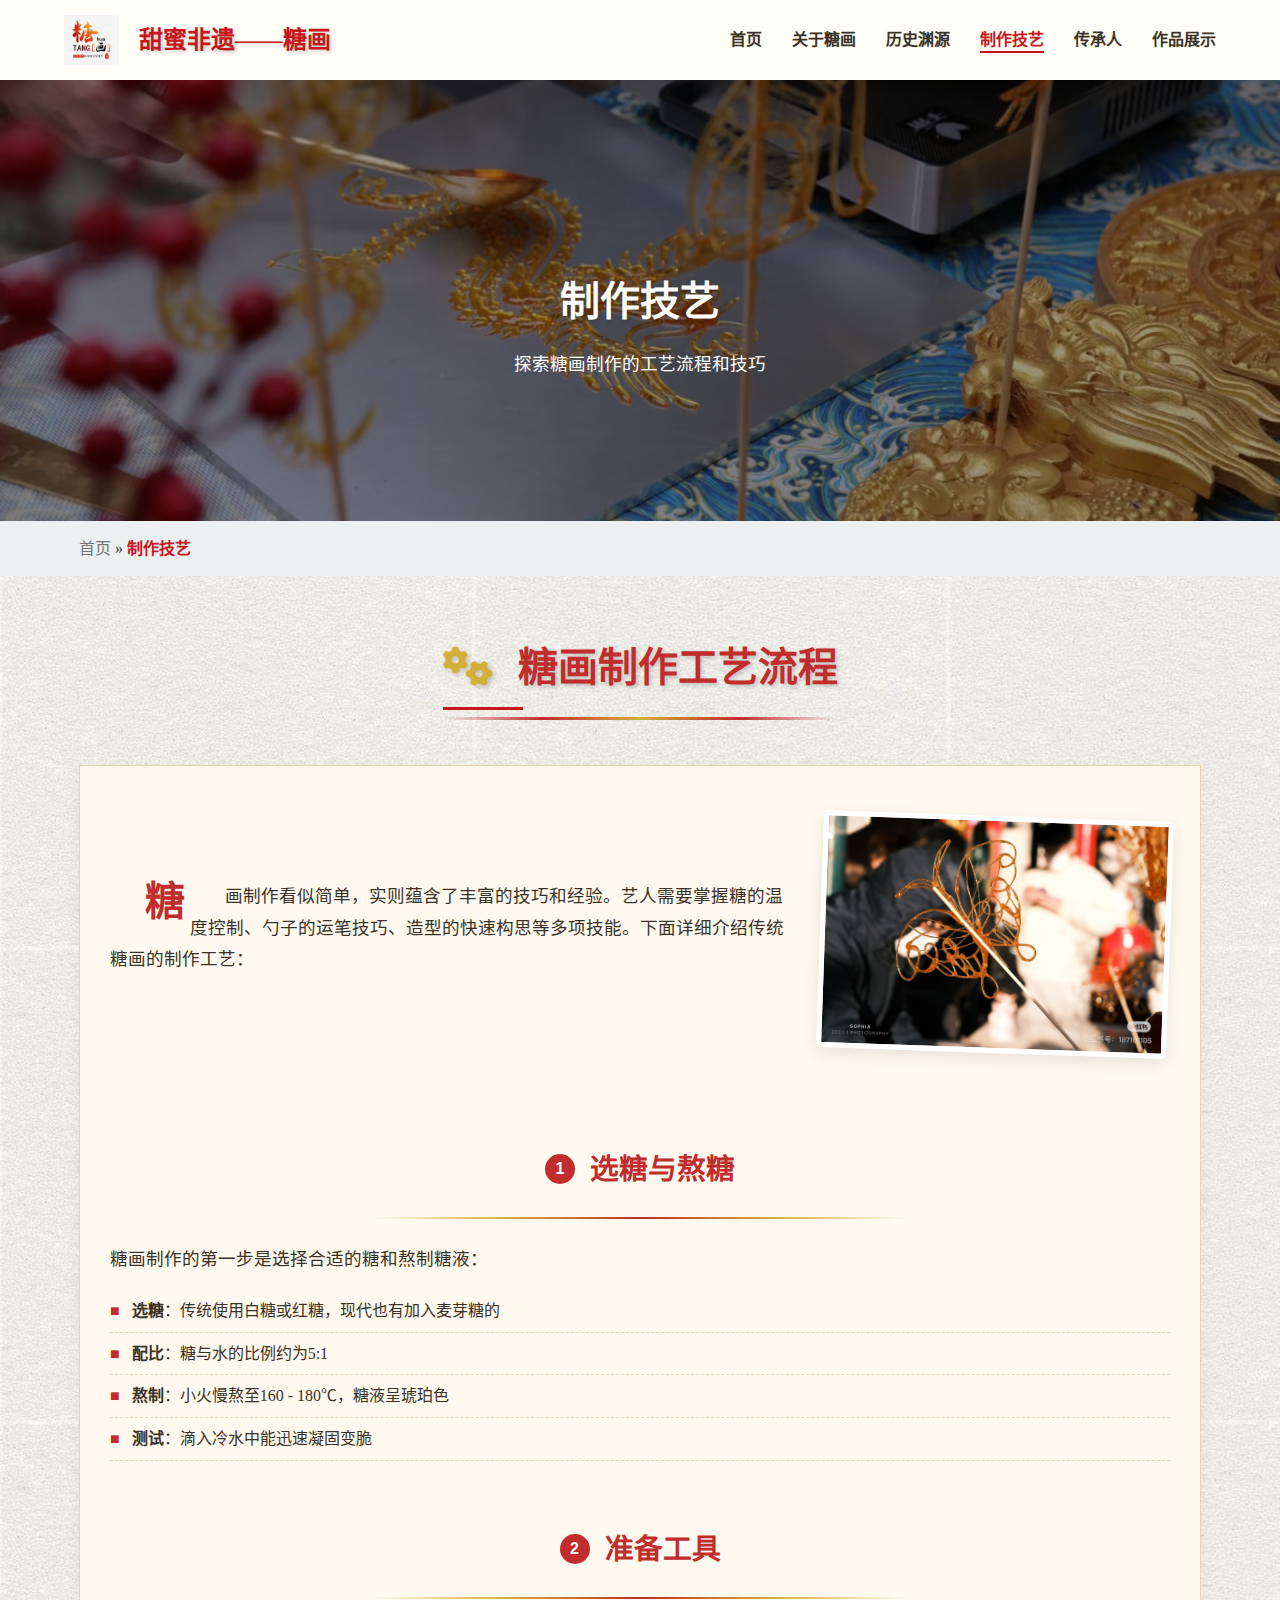
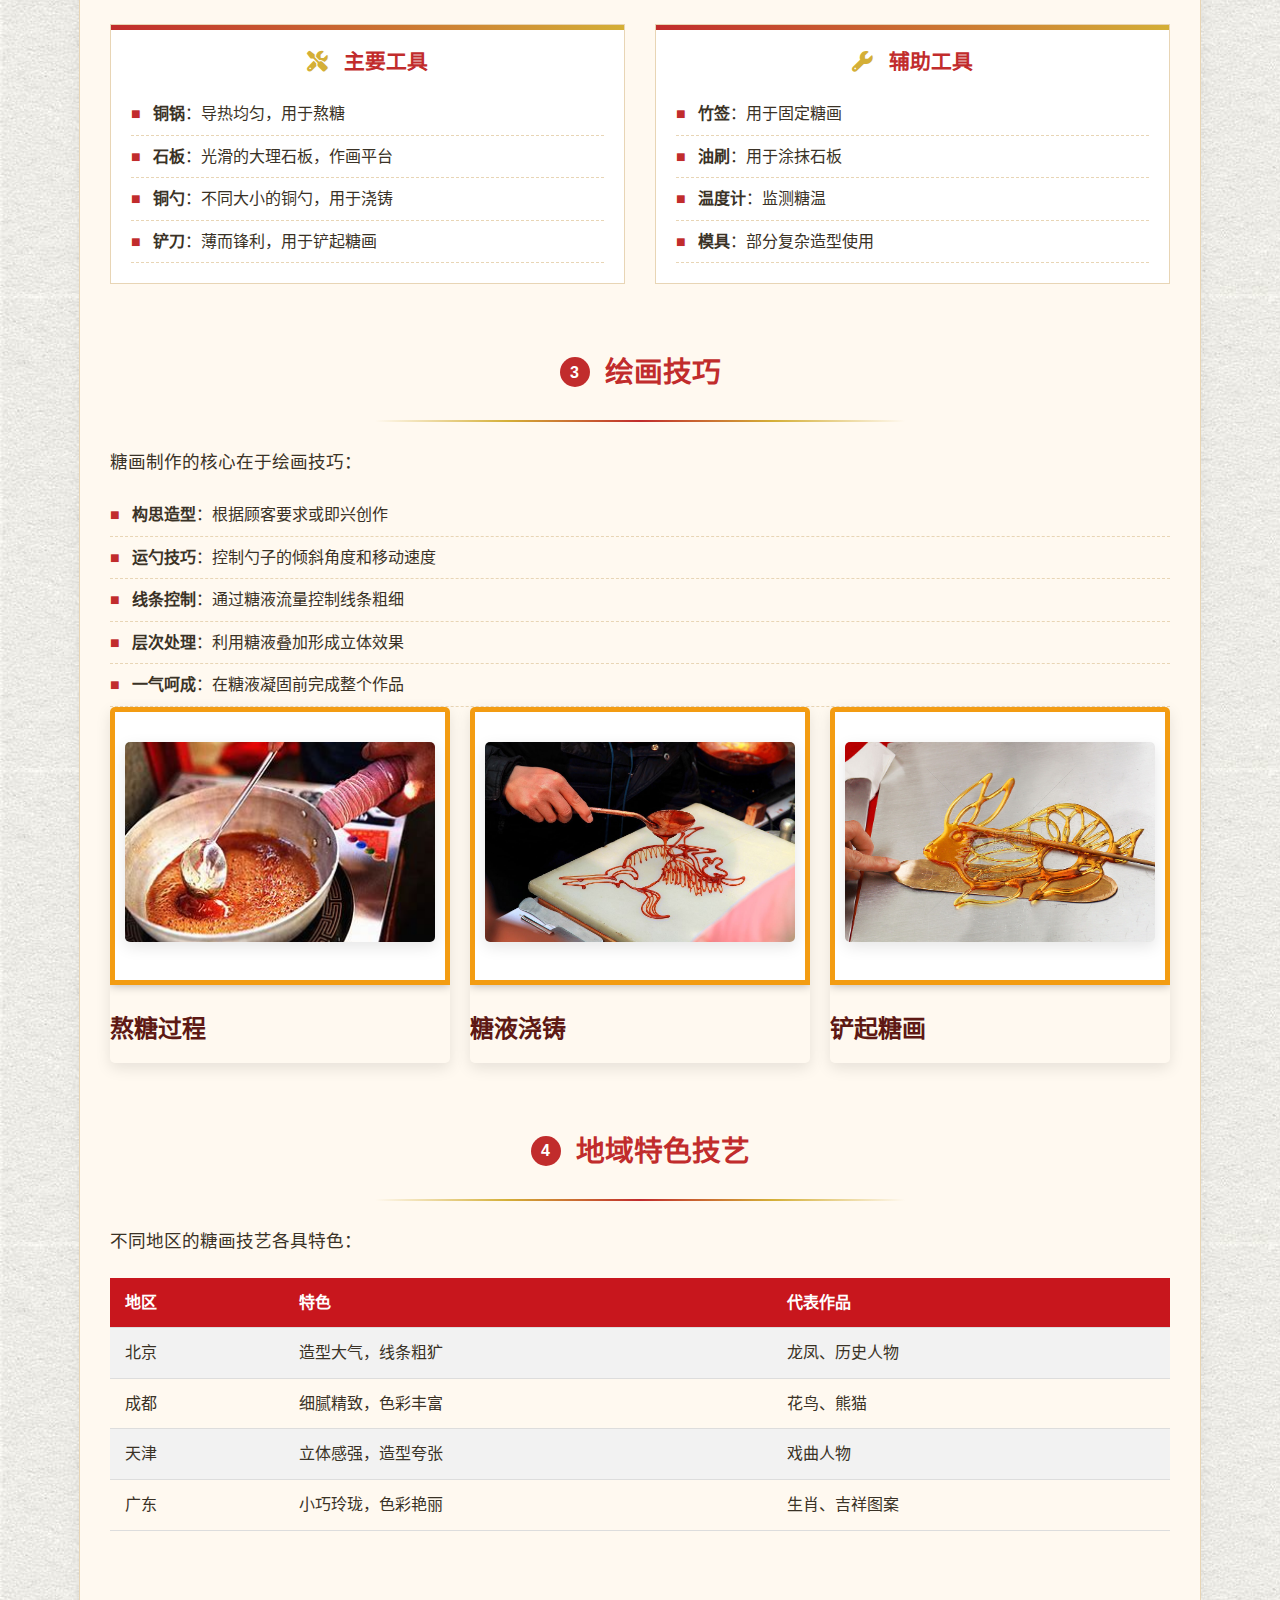
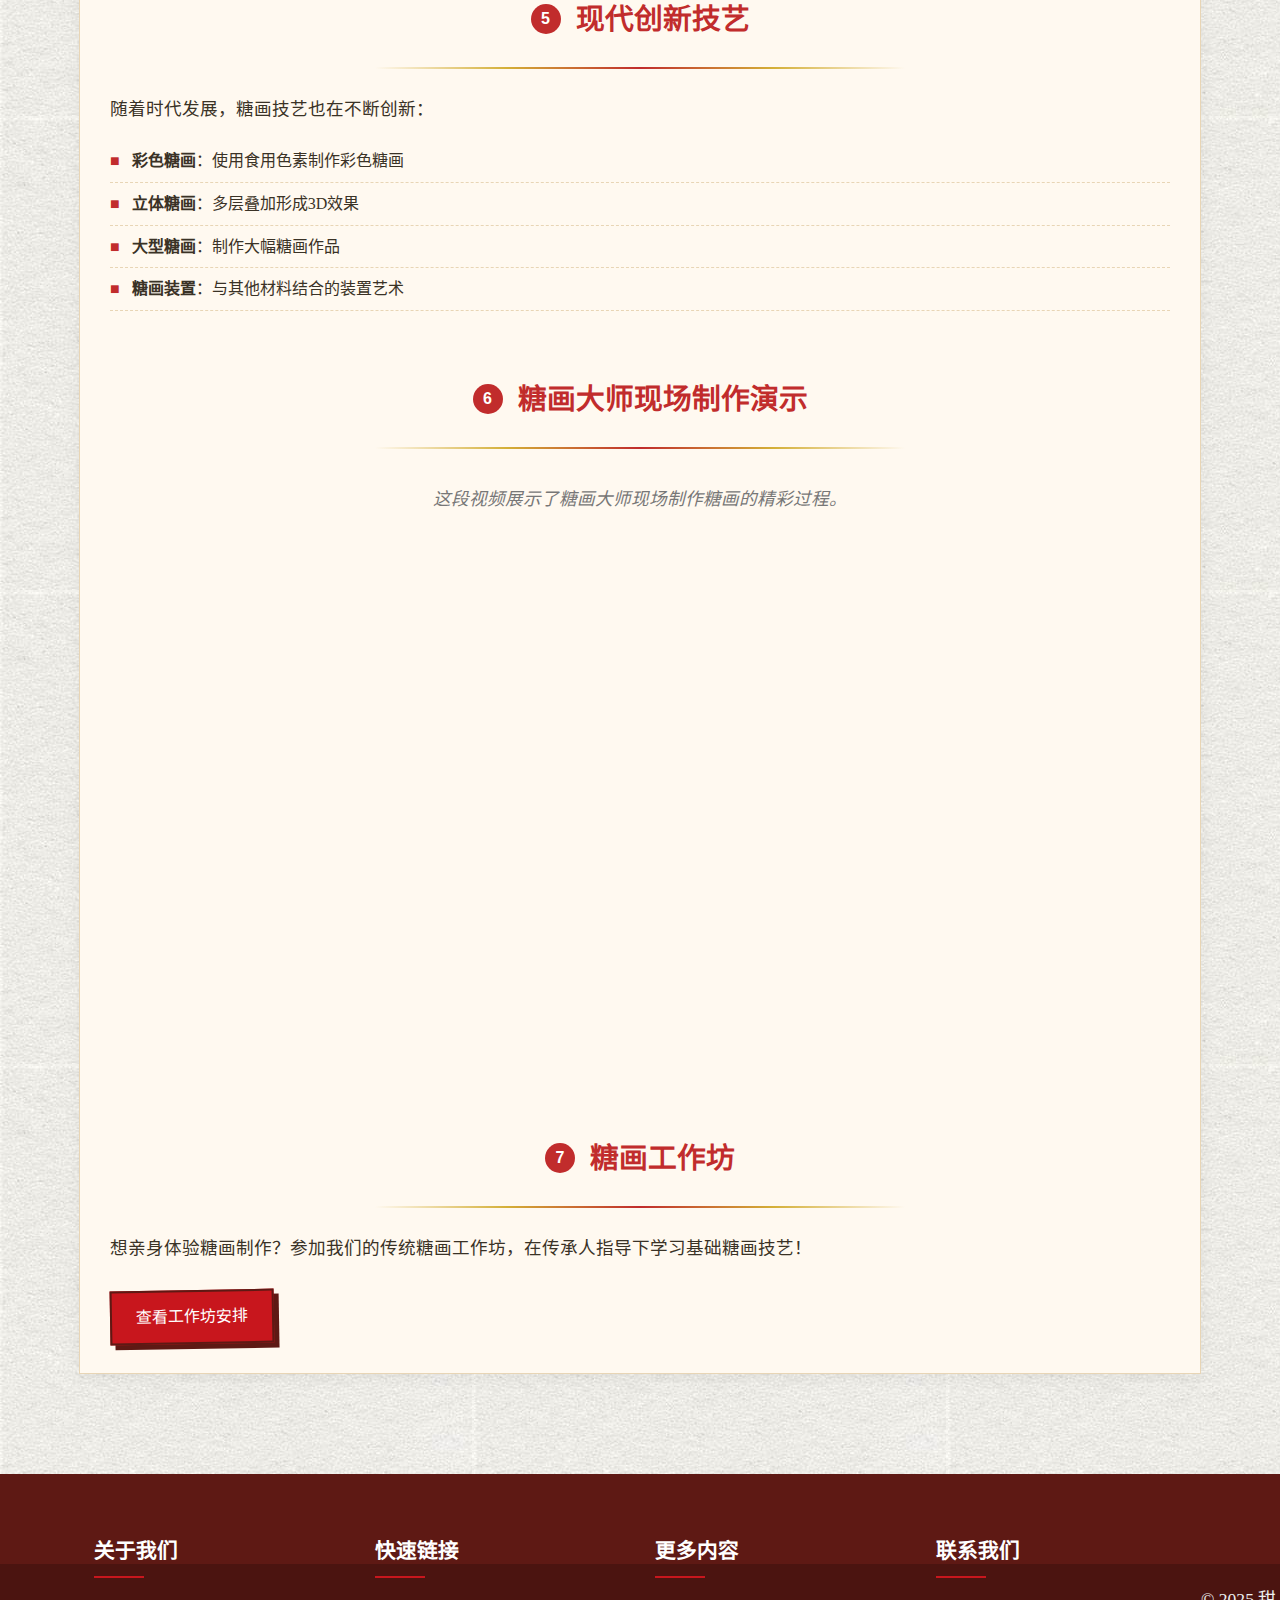
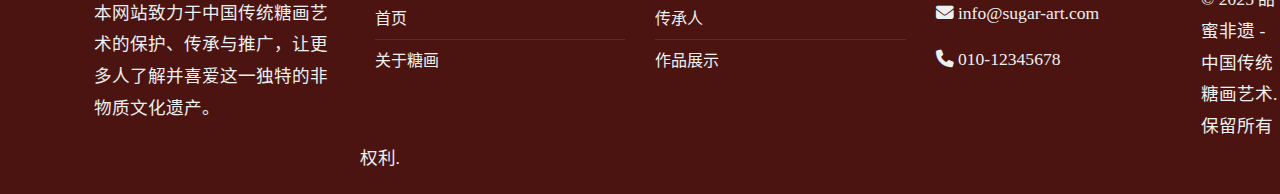
<file: techniques.html>
<!DOCTYPE html>
<html lang="zh-CN">
<head>
    <meta charset="UTF-8">
    <meta name="viewport" content="width=device-width, initial-scale=1.0">
    <title>制作技艺 - 甜蜜非遗——糖画</title>
   <link rel="stylesheet" href="styles main.css">
   <link rel="stylesheet" href="styles responsive.css">
	<link rel="stylesheet" href="https://cdnjs.cloudflare.com/ajax/libs/font-awesome/6.4.2/css/all.min.css">
</head>
<body>
 <header>
     <div class="container">
         <div class="logo">
             <img src="images/logo.jpg" alt="非遗糖画">
             <h1>甜蜜非遗——糖画</h1>
         </div>
         <nav>
             <ul>
                 <li><a href="index.html">首页</a></li>
                 <li><a href="about.html">关于糖画</a></li>
                 <li><a href="history.html">历史渊源</a></li>
                 <li class="active"><a href="techniques.html">制作技艺</a></li>
                 <li><a href="artists.html">传承人</a></li>
                 <li><a href="gallery.html">作品展示</a></li>
             </ul>
         </nav>
         <div class="mobile-menu-btn">
             <i class="fas fa-bars"></i>
         </div>
     </div>
 </header>
    
    <section class="page-header technique-header">
        <div class="container">
            <h2>制作技艺</h2>
            <p>探索糖画制作的工艺流程和技巧</p>
        </div>
    </section>

    <section class="breadcrumb">
        <div class="container">
            <a href="index.html">首页</a> &raquo; <span>制作技艺</span>
        </div>
    </section>

<section class="main-content">
    <div class="container">
        <div class="content-full">
            <article>
				<div class="traditional-header">
                <h2 class="chinese-title">
                    <span class="title-icon"><i class="fas fa-cogs"></i></span>
                    糖画制作工艺流程
                    <span class="title-decoration"></span>
                </h2>
				<div class="header-pattern"></div>
				</div>
				
				<div class="art-content">
				    <div class="content-with-image">
				        <div class="text-content">
				            <p class="opening-paragraph">
				                <span class="drop-cap">糖</span>画制作看似简单，实则蕴含了丰富的技巧和经验。艺人需要掌握糖的温度控制、勺子的运笔技巧、造型的快速构思等多项技能。下面详细介绍传统糖画的制作工艺：
				            </p>
				        </div>
				        <div class="image-content">
				            <img src="images/technique-2.JPG"  class="floating-image">
				        </div>
				    </div>

                <!-- 选糖与熬糖部分 -->
                <div class="section-header">
                    <h3 class="section-title">
                        <span class="number-circle">1</span>
                        选糖与熬糖
                    </h3>
                    <div class="section-divider"></div>
                </div>
                <p>糖画制作的第一步是选择合适的糖和熬制糖液：</p>
                <ul class="styled-list">
                    <li><span class="list-marker">■</span> <strong>选糖</strong>：传统使用白糖或红糖，现代也有加入麦芽糖的</li>
                    <li><span class="list-marker">■</span> <strong>配比</strong>：糖与水的比例约为5:1</li>
                    <li><span class="list-marker">■</span> <strong>熬制</strong>：小火慢熬至160 - 180℃，糖液呈琥珀色</li>
                    <li><span class="list-marker">■</span> <strong>测试</strong>：滴入冷水中能迅速凝固变脆</li>
                </ul>

                <!-- 准备工具部分 -->
                <div class="section-header">
                    <h3 class="section-title">
                        <span class="number-circle">2</span>
                        准备工具
                    </h3>
                    <div class="section-divider"></div>
                </div>
                <div class="two-columns traditional-columns">
                    <div class="column with-border">
                        <div class="column-header">
                            <h4><i class="fas fa-tools"></i> 主要工具</h4>
                        </div>
                        <ul class="styled-list">
                            <li><span class="list-marker">■</span> <strong>铜锅</strong>：导热均匀，用于熬糖</li>
                            <li><span class="list-marker">■</span> <strong>石板</strong>：光滑的大理石板，作画平台</li>
                            <li><span class="list-marker">■</span> <strong>铜勺</strong>：不同大小的铜勺，用于浇铸</li>
                            <li><span class="list-marker">■</span> <strong>铲刀</strong>：薄而锋利，用于铲起糖画</li>
                        </ul>
                    </div>
                    <div class="column with-border">
                        <div class="column-header">
                            <h4><i class="fas fa-wrench"></i> 辅助工具</h4>
                        </div>
                        <ul class="styled-list">
                            <li><span class="list-marker">■</span> <strong>竹签</strong>：用于固定糖画</li>
                            <li><span class="list-marker">■</span> <strong>油刷</strong>：用于涂抹石板</li>
                            <li><span class="list-marker">■</span> <strong>温度计</strong>：监测糖温</li>
                            <li><span class="list-marker">■</span> <strong>模具</strong>：部分复杂造型使用</li>
                        </ul>
                    </div>
                </div>

                <!-- 绘画技巧部分 -->
                <div class="section-header">
                    <h3 class="section-title">
                        <span class="number-circle">3</span>
                        绘画技巧
                    </h3>
                    <div class="section-divider"></div>
                </div>
                <p>糖画制作的核心在于绘画技巧：</p>
                <ol class="styled-list">
                    <li><span class="list-marker">■</span> <strong>构思造型</strong>：根据顾客要求或即兴创作</li>
                    <li><span class="list-marker">■</span> <strong>运勺技巧</strong>：控制勺子的倾斜角度和移动速度</li>
                    <li><span class="list-marker">■</span> <strong>线条控制</strong>：通过糖液流量控制线条粗细</li>
                    <li><span class="list-marker">■</span> <strong>层次处理</strong>：利用糖液叠加形成立体效果</li>
                    <li><span class="list-marker">■</span> <strong>一气呵成</strong>：在糖液凝固前完成整个作品</li>
                </ol>
                <div class="gallery-grid">
                    <div class="gallery-item">
                        <div class="frame">
                            <img src="images/tech-1.jpg" width="400px">
                        </div>
                        <h3>熬糖过程</h3>
                    </div>
                    <div class="gallery-item">
                        <div class="frame">
                            <img src="images/tech-2.jpg" width="400px">
                        </div>
                        <h3>糖液浇铸</h3>
                    </div>
                    <div class="gallery-item">
                        <div class="frame">
                            <img src="images/tech-3.jpg" width="400px">
                        </div>
                        <h3>铲起糖画</h3>
                    </div>
                </div>

                <!-- 地域特色技艺部分 -->
                <div class="section-header">
                    <h3 class="section-title">
                        <span class="number-circle">4</span>
                        地域特色技艺
                    </h3>
                    <div class="section-divider"></div>
                </div>
                <p>不同地区的糖画技艺各具特色：</p>
                <table>
                    <tr>
                        <th>地区</th>
                        <th>特色</th>
                        <th>代表作品</th>
                    </tr>
                    <tr>
                        <td>北京</td>
                        <td>造型大气，线条粗犷</td>
                        <td>龙凤、历史人物</td>
                    </tr>
                    <tr>
                        <td>成都</td>
                        <td>细腻精致，色彩丰富</td>
                        <td>花鸟、熊猫</td>
                    </tr>
                    <tr>
                        <td>天津</td>
                        <td>立体感强，造型夸张</td>
                        <td>戏曲人物</td>
                    </tr>
                    <tr>
                        <td>广东</td>
                        <td>小巧玲珑，色彩艳丽</td>
                        <td>生肖、吉祥图案</td>
                    </tr>
                </table>

                <!-- 现代创新技艺部分 -->
                <div class="section-header">
                    <h3 class="section-title">
                        <span class="number-circle">5</span>
                        现代创新技艺
                    </h3>
                    <div class="section-divider"></div>
                </div>
                <p>随着时代发展，糖画技艺也在不断创新：</p>
                <ul class="styled-list">
                    <li><span class="list-marker">■</span> <strong>彩色糖画</strong>：使用食用色素制作彩色糖画</li>
                    <li><span class="list-marker">■</span> <strong>立体糖画</strong>：多层叠加形成3D效果</li>
                    <li><span class="list-marker">■</span> <strong>大型糖画</strong>：制作大幅糖画作品</li>
                    <li><span class="list-marker">■</span> <strong>糖画装置</strong>：与其他材料结合的装置艺术</li>
                </ul>

                <!-- 视频部分 -->
                <div class="section-header">
                    <h3 class="section-title">
                        <span class="number-circle">6</span>
                        糖画大师现场制作演示
                    </h3>
                    <div class="section-divider"></div>
                </div>
                <div class="video-container">
                    <iframe src="https://www.bilibili.com/video/BV1qTQwYqEJP?t=22.0" frameborder="0" allowfullscreen></iframe>
                    <p>这段视频展示了糖画大师现场制作糖画的精彩过程。</p>
                </div>

                <!-- 工作坊部分 -->
                <div class="section-header">
                    <h3 class="section-title">
                        <span class="number-circle">7</span>
                        糖画工作坊
                    </h3>
                    <div class="section-divider"></div>
                </div>
                <p>想亲身体验糖画制作？参加我们的传统糖画工作坊，在传承人指导下学习基础糖画技艺！</p>
                <a href="workshops.html" class="btn">查看工作坊安排</a>
            </article>
        </div>
    </div>
</section>

 <footer>
     <div class="container">
         <div class="footer-column">
             <h4>关于我们</h4>
             <p>本网站致力于中国传统糖画艺术的保护、传承与推广，让更多人了解并喜爱这一独特的非物质文化遗产。</p>
         </div>
         <div class="footer-column">
             <h4>快速链接</h4>
             <ul>
                 <li><a href="index.html">首页</a></li>
                 <li><a href="about.html">关于糖画</a></li>
             </ul>
         </div>
         <div class="footer-column">
             <h4>更多内容</h4>
             <ul>
                 <li><a href="artists.html">传承人</a></li>
                 <li><a href="gallery.html">作品展示</a></li>
             </ul>
         </div>
         <div class="footer-column">
             <h4>联系我们</h4>
             <p><i class="fas fa-envelope"></i> info@sugar-art.com</p>
             <p><i class="fas fa-phone"></i> 010-12345678</p>
         </div>
     </div>
     <div class="copyright">
         <p>&copy; 2025 甜蜜非遗 - 中国传统糖画艺术. 保留所有权利.</p>
     </div>
 </footer>
  
<script src="js main.js"></script>
</body>
</html>
</file>
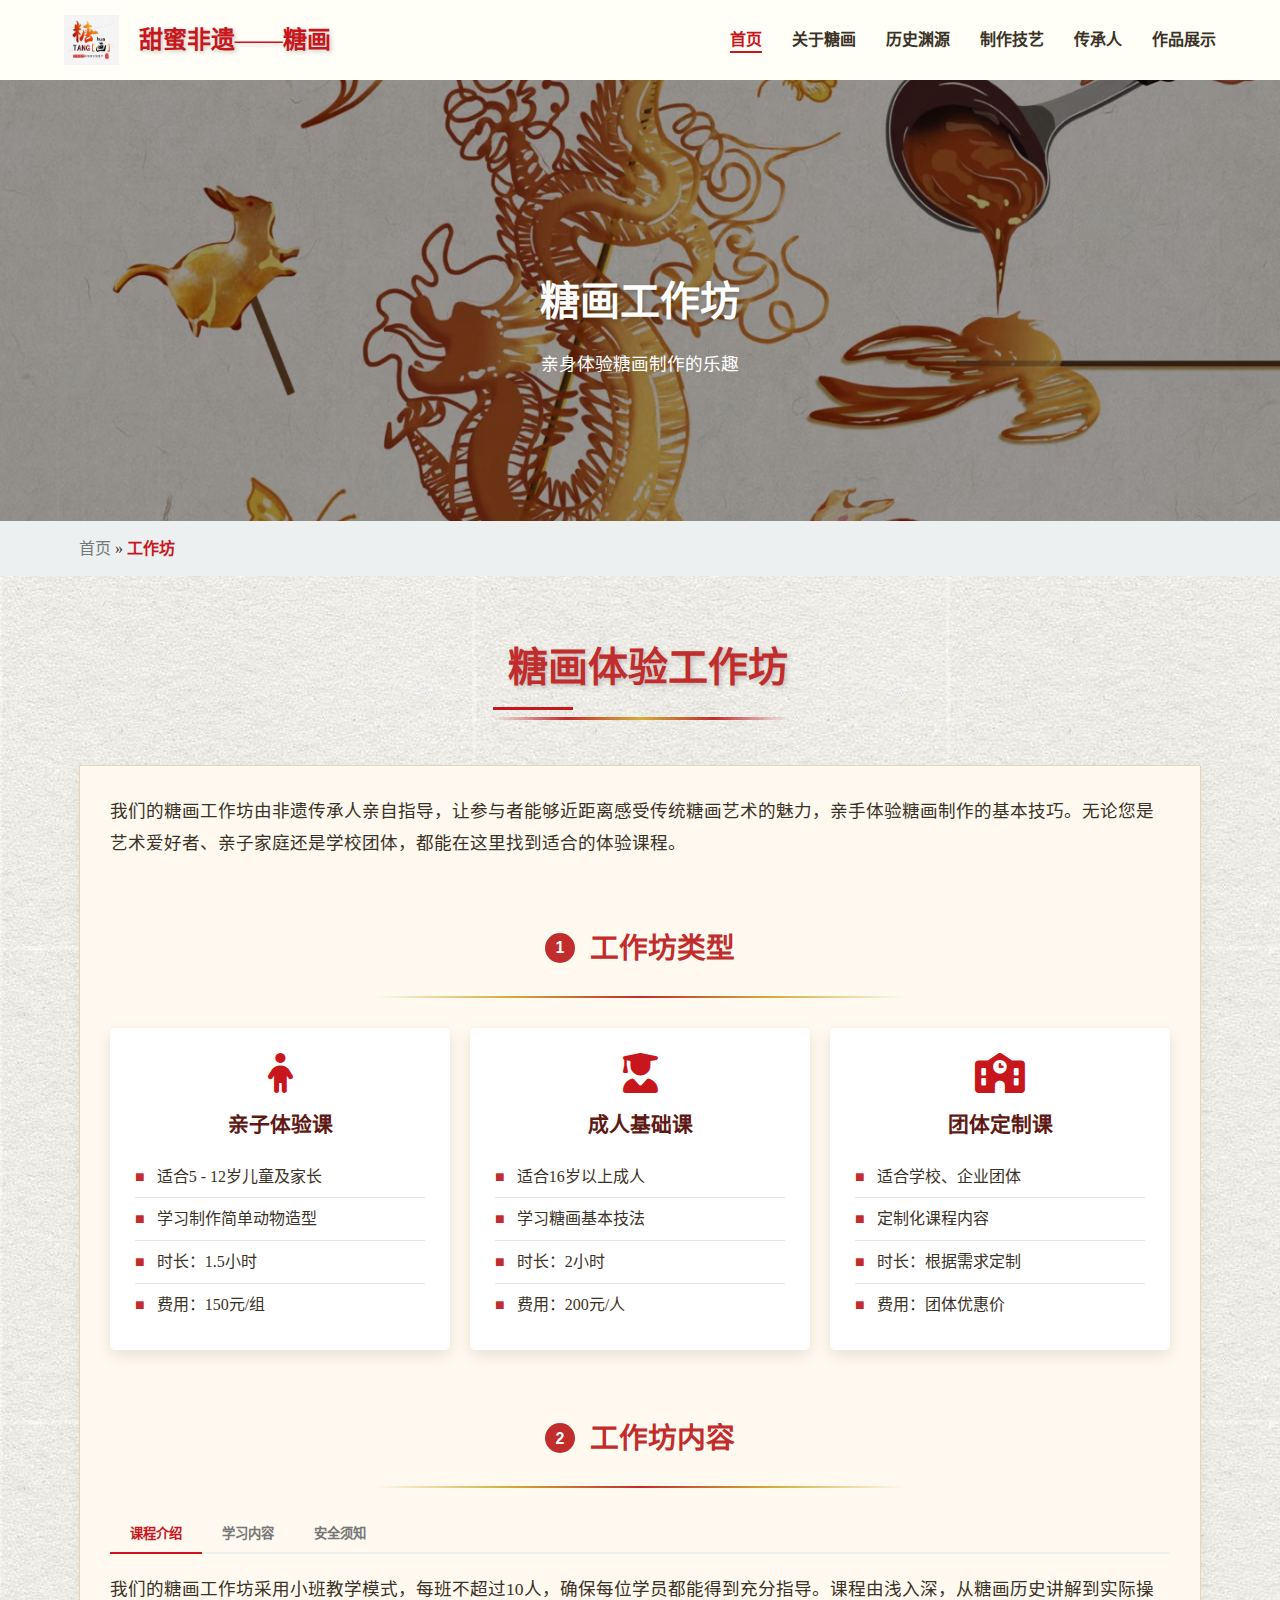
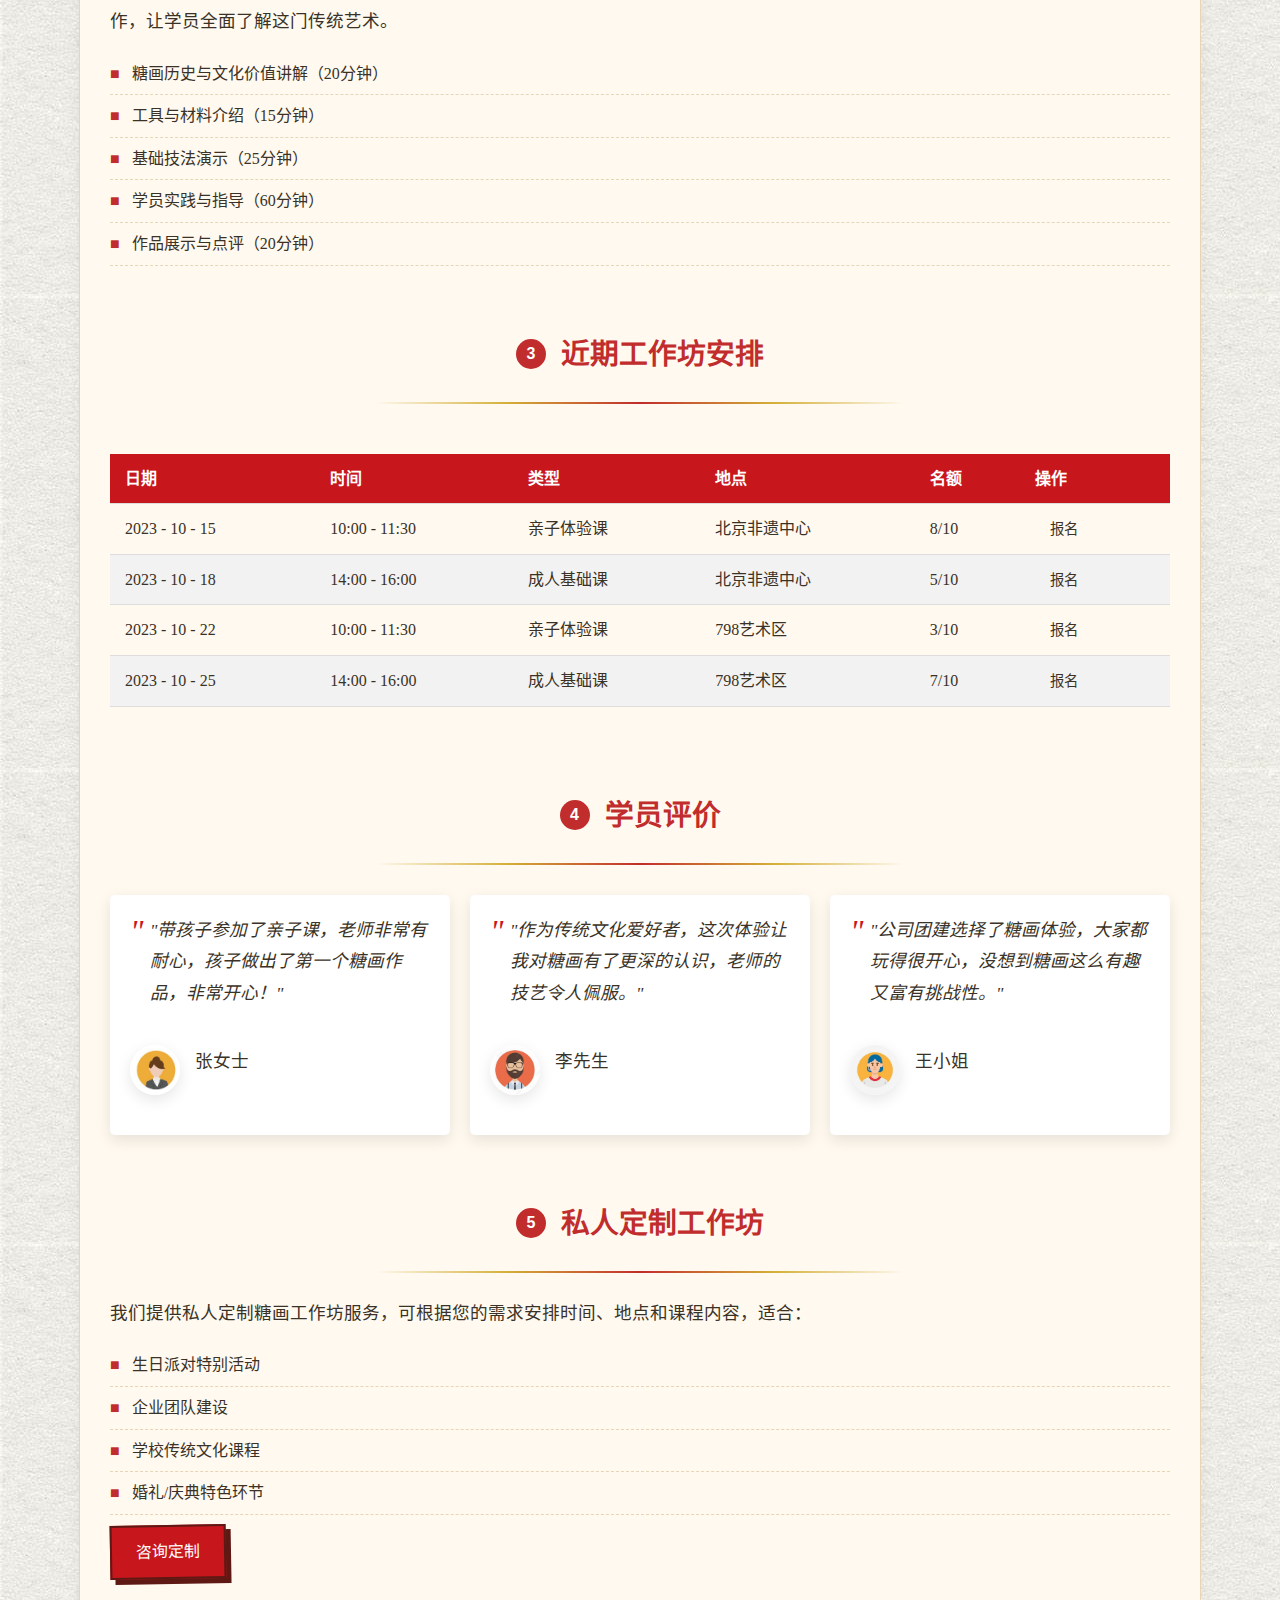
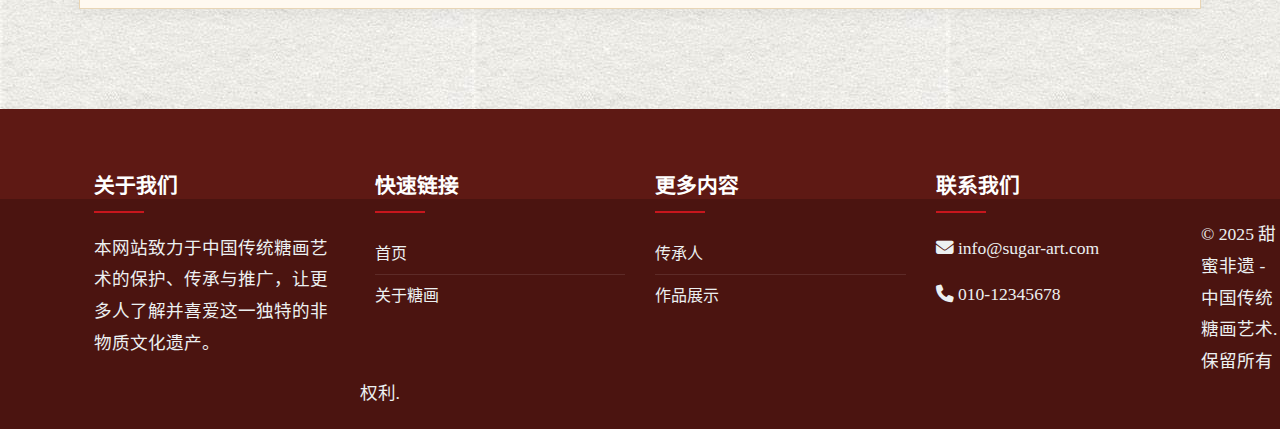
<file: workshops.html>
<!DOCTYPE html>
<html lang="zh-CN">
<head>
    <meta charset="UTF-8">
    <meta name="viewport" content="width=device-width, initial-scale=1.0">
    <title>工作坊 - 甜蜜非遗——糖画</title>
   <link rel="stylesheet" href="styles main.css">
   <link rel="stylesheet" href="styles responsive.css">
    <link rel="stylesheet" href="https://cdnjs.cloudflare.com/ajax/libs/font-awesome/6.4.2/css/all.min.css">
</head>
<body>
 <header>
        <div class="container">
            <div class="logo">
                <img src="images/logo.jpg" alt="非遗糖画">
                <h1>甜蜜非遗——糖画</h1>
            </div>
            <nav>
                <ul>
                    <li class="active"><a href="index.html">首页</a></li>
                    <li><a href="about.html">关于糖画</a></li>
                    <li><a href="history.html">历史渊源</a></li>
                    <li><a href="techniques.html">制作技艺</a></li>
                    <li><a href="artists.html">传承人</a></li>
                    <li><a href="gallery.html">作品展示</a></li>
                </ul>
            </nav>
            <div class="mobile-menu-btn">
                <i class="fas fa-bars"></i>
            </div>
        </div>
    </header>
    
    <section class="page-header page-header-all">
        <div class="container">
            <h2>糖画工作坊</h2>
            <p>亲身体验糖画制作的乐趣</p>
        </div>
    </section>

    <section class="breadcrumb">
        <div class="container">
            <a href="index.html">首页</a> &raquo; <span>工作坊</span>
        </div>
    </section>

<section class="main-content">
    <div class="container">
        <div class="content-full">
            <article>
               <div class="traditional-header">
                   <h2 class="chinese-title">
                       <span class="title-icon"></span>
                       糖画体验工作坊
               		<div class="title-decoration"></div>
                   </h2>
                   <div class="header-pattern"></div>
               </div>
               <div class="art-content">
                <p>我们的糖画工作坊由非遗传承人亲自指导，让参与者能够近距离感受传统糖画艺术的魅力，亲手体验糖画制作的基本技巧。无论您是艺术爱好者、亲子家庭还是学校团体，都能在这里找到适合的体验课程。</p>

                <!-- 工作坊类型 -->
                <div class="section-header">
                    <h3 class="section-title">
                        <span class="number-circle">1</span>
                        工作坊类型
                    </h3>
                    <div class="section-divider"></div>
                </div>
                <div class="workshop-types">
                    <div class="type-grid">
                        <div class="type-card">
                            <i class="fas fa-child"></i>
                            <h4>亲子体验课</h4>
                            <ul>
                                <li><span class="list-marker">■</span> 适合5 - 12岁儿童及家长</li>
                                <li><span class="list-marker">■</span> 学习制作简单动物造型</li>
                                <li><span class="list-marker">■</span> 时长：1.5小时</li>
                                <li><span class="list-marker">■</span> 费用：150元/组</li>
                            </ul>
                        </div>
                        <div class="type-card">
                            <i class="fas fa-user-graduate"></i>
                            <h4>成人基础课</h4>
                            <ul>
                                <li><span class="list-marker">■</span> 适合16岁以上成人</li>
                                <li><span class="list-marker">■</span> 学习糖画基本技法</li>
                                <li><span class="list-marker">■</span> 时长：2小时</li>
                                <li><span class="list-marker">■</span> 费用：200元/人</li>
                            </ul>
                        </div>
                        <div class="type-card">
                            <i class="fas fa-school"></i>
                            <h4>团体定制课</h4>
                            <ul>
                                <li><span class="list-marker">■</span> 适合学校、企业团体</li>
                                <li><span class="list-marker">■</span> 定制化课程内容</li>
                                <li><span class="list-marker">■</span> 时长：根据需求定制</li>
                                <li><span class="list-marker">■</span> 费用：团体优惠价</li>
                            </ul>
                        </div>
                    </div>
                </div>

                <!-- 工作坊内容 -->
                <div class="section-header">
                    <h3 class="section-title">
                        <span class="number-circle">2</span>
                        工作坊内容
                    </h3>
                    <div class="section-divider"></div>
                </div>
                <div class="workshop-content">
                    <div class="content-tabs">
                        <button class="tab-btn active" data-tab="tab1">课程介绍</button>
                        <button class="tab-btn" data-tab="tab2">学习内容</button>
                        <button class="tab-btn" data-tab="tab3">安全须知</button>
                    </div>

                    <div class="tab-content active" id="tab1">
                        <p>我们的糖画工作坊采用小班教学模式，每班不超过10人，确保每位学员都能得到充分指导。课程由浅入深，从糖画历史讲解到实际操作，让学员全面了解这门传统艺术。</p>
                        <ul class="styled-list">
                            <li><span class="list-marker">■</span> 糖画历史与文化价值讲解（20分钟）</li>
                            <li><span class="list-marker">■</span> 工具与材料介绍（15分钟）</li>
                            <li><span class="list-marker">■</span> 基础技法演示（25分钟）</li>
                            <li><span class="list-marker">■</span> 学员实践与指导（60分钟）</li>
                            <li><span class="list-marker">■</span> 作品展示与点评（20分钟）</li>
                        </ul>
                    </div>

                    <div class="tab-content" id="tab2">
                        <p>在工作坊中，您将学习到以下内容：</p>
                        <div class="two-columns traditional-columns">
                            <div class="column with-border">
                                <div class="column-header">
                                    <h4><i class="fas fa-layer-group"></i> 基础内容</h4>
                                </div>
                                <ul class="styled-list">
                                    <li><span class="list-marker">■</span> 糖的选择与熬制技巧</li>
                                    <li><span class="list-marker">■</span> 勺子的握法与运笔</li>
                                    <li><span class="list-marker">■</span> 基本线条与形状控制</li>
                                    <li><span class="list-marker">■</span> 简单动物造型制作</li>
                                </ul>
                            </div>
                            <div class="column with-border">
                                <div class="column-header">
                                    <h4><i class="fas fa-level-up-alt"></i> 进阶内容</h4>
                                </div>
                                <ul class="styled-list">
                                    <li><span class="list-marker">■</span> 复杂造型分解技巧</li>
                                    <li><span class="list-marker">■</span> 层次与立体感表现</li>
                                    <li><span class="list-marker">■</span> 糖画保存方法</li>
                                    <li><span class="list-marker">■</span> 创意设计与实践</li>
                                </ul>
                            </div>
                        </div>
                    </div>

                    <div class="tab-content" id="tab3">
                        <p>为确保体验过程安全愉快，请注意以下事项：</p>
                        <ul class="styled-list">
                            <li><span class="list-marker">■</span> 糖液温度较高，请勿直接触碰</li>
                            <li><span class="list-marker">■</span> 12岁以下儿童需家长陪同</li>
                            <li><span class="list-marker">■</span> 请穿着舒适衣物，避免宽松袖口</li>
                            <li><span class="list-marker">■</span> 对糖过敏者不建议参加</li>
                            <li><span class="list-marker">■</span> 制作过程中请听从指导老师安排</li>
                        </ul>
                    </div>
                </div>

                <!-- 近期工作坊安排 -->
                <div class="section-header">
                    <h3 class="section-title">
                        <span class="number-circle">3</span>
                        近期工作坊安排
                    </h3>
                    <div class="section-divider"></div>
                </div>
                <div class="schedule-table">
                    <table>
                        <thead>
                            <tr>
                                <th>日期</th>
                                <th>时间</th>
                                <th>类型</th>
                                <th>地点</th>
                                <th>名额</th>
                                <th>操作</th>
                            </tr>
                        </thead>
                        <tbody>
                            <tr>
                                <td>2023 - 10 - 15</td>
                                <td>10:00 - 11:30</td>
                                <td>亲子体验课</td>
                                <td>北京非遗中心</td>
                                <td>8/10</td>
                                <td><a href="#" class="btn-small">报名</a></td>
                            </tr>
                            <tr>
                                <td>2023 - 10 - 18</td>
                                <td>14:00 - 16:00</td>
                                <td>成人基础课</td>
                                <td>北京非遗中心</td>
                                <td>5/10</td>
                                <td><a href="#" class="btn-small">报名</a></td>
                            </tr>
                            <tr>
                                <td>2023 - 10 - 22</td>
                                <td>10:00 - 11:30</td>
                                <td>亲子体验课</td>
                                <td>798艺术区</td>
                                <td>3/10</td>
                                <td><a href="#" class="btn-small">报名</a></td>
                            </tr>
                            <tr>
                                <td>2023 - 10 - 25</td>
                                <td>14:00 - 16:00</td>
                                <td>成人基础课</td>
                                <td>798艺术区</td>
                                <td>7/10</td>
                                <td><a href="#" class="btn-small">报名</a></td>
                            </tr>
                        </tbody>
                    </table>
                </div>

                <!-- 学员评价 -->
                <div class="section-header">
                    <h3 class="section-title">
                        <span class="number-circle">4</span>
                        学员评价
                    </h3>
                    <div class="section-divider"></div>
                </div>
                <div class="workshop-testimonials">
                    <div class="testimonial-grid">
                        <div class="testimonial-card">
                            <div class="testimonial-text">
                                <p>"带孩子参加了亲子课，老师非常有耐心，孩子做出了第一个糖画作品，非常开心！"</p>
                            </div>
                            <div class="testimonial-author">
                                <img src="images/user-1.jpg">
                                <p>张女士</p>
                            </div>
                        </div>
                        <div class="testimonial-card">
                            <div class="testimonial-text">
                                <p>"作为传统文化爱好者，这次体验让我对糖画有了更深的认识，老师的技艺令人佩服。"</p>
                            </div>
                            <div class="testimonial-author">
                                <img src="images/user-2.jpg">
                                <p>李先生</p>
                            </div>
                        </div>
                        <div class="testimonial-card">
                            <div class="testimonial-text">
                                <p>"公司团建选择了糖画体验，大家都玩得很开心，没想到糖画这么有趣又富有挑战性。"</p>
                            </div>
                            <div class="testimonial-author">
                                <img src="images/user-3.jpg">
                                <p>王小姐</p>
                            </div>
                        </div>
                    </div>
                </div>

                <!-- 私人定制工作坊 -->
                <div class="section-header">
                    <h3 class="section-title">
                        <span class="number-circle">5</span>
                        私人定制工作坊
                    </h3>
                    <div class="section-divider"></div>
                </div>
                <div class="private-workshop">
                    <p>我们提供私人定制糖画工作坊服务，可根据您的需求安排时间、地点和课程内容，适合：</p>
                    <ul class="styled-list">
                        <li><span class="list-marker">■</span> 生日派对特别活动</li>
                        <li><span class="list-marker">■</span> 企业团队建设</li>
                        <li><span class="list-marker">■</span> 学校传统文化课程</li>
                        <li><span class="list-marker">■</span> 婚礼/庆典特色环节</li>
                    </ul>
                    <a href="contact.html" class="btn">咨询定制</a>
                </div>
            </article>
        </div>
    </div>
</section>   
   
 <footer>
     <div class="container">
         <div class="footer-column">
             <h4>关于我们</h4>
             <p>本网站致力于中国传统糖画艺术的保护、传承与推广，让更多人了解并喜爱这一独特的非物质文化遗产。</p>
         </div>
         <div class="footer-column">
             <h4>快速链接</h4>
             <ul>
                 <li><a href="index.html">首页</a></li>
                 <li><a href="about.html">关于糖画</a></li>
             </ul>
         </div>
         <div class="footer-column">
             <h4>更多内容</h4>
             <ul>
                 <li><a href="artists.html">传承人</a></li>
                 <li><a href="gallery.html">作品展示</a></li>
             </ul>
         </div>
         <div class="footer-column">
             <h4>联系我们</h4>
             <p><i class="fas fa-envelope"></i> info@sugar-art.com</p>
             <p><i class="fas fa-phone"></i> 010-12345678</p>
         </div>
     </div>
     <div class="copyright">
         <p>&copy; 2025 甜蜜非遗 - 中国传统糖画艺术. 保留所有权利.</p>
     </div>
 </footer>
  
    
    <script>
        // 标签页切换
        document.addEventListener('DOMContentLoaded', function() {
            const tabBtns = document.querySelectorAll('.tab-btn');
            const tabContents = document.querySelectorAll('.tab-content');
            
            tabBtns.forEach(btn => {
                btn.addEventListener('click', function() {
                    // 移除所有active类
                    tabBtns.forEach(btn => btn.classList.remove('active'));
                    tabContents.forEach(content => content.classList.remove('active'));
                    
                    // 添加active类
                    this.classList.add('active');
                    const tabId = this.dataset.tab;
                    document.getElementById(tabId).classList.add('active');
                });
            });
        });
    </script>
</body>
</html>
</file>
<file: styles main.css>
/* 全局样式 */
:root {
	--bg-color:#fffff8;
    --primary-color: #c8161d;
    --secondary-color: #f39c12;
    --dark-color: #5e1914;
    --light-color: #ecf0f1;
    --text-color: #3a3226;
    --text-light: #777;
    --white: #fff;
    --black: #000;
    --shadow: 0 5px 15px rgba(0, 0, 0, 0.1);
    --transition: all 0.3s ease;
}

	.slider {
	            position: relative;
	            width: 100%;
	            height: 80vh;
	            overflow: hidden;
	        }
	
	.slider-container {
	            display: flex;
	            width: 100%; 
	            height: 100%;
	            transition: transform 1s ease;
	        }
	
	.slider-item {
			   flex:0 0 100%;
	            height: 100%;
	            background-size: cover;
	            background-position: center;
	        }
	
	.slider-nav {
	            position: absolute;
	            bottom: 20px;
	            left: 50%;
	            transform: translateX(-50%);
	            display: flex;
	        }
	
	.slider-nav button {
	            width: 10px;
	            height: 10px;
	            border: none;
	            border-radius: 50%;
	            background-color: rgba(255, 255, 255, 0.5);
	            margin: 0 5px;
	            cursor: pointer;
	        }
	
	.slider-nav button.active {
	            background-color: #fff;
	        }
	
	.hero-content {
	            position: absolute;
	            top: 50%;
	            left: 50%;
	            transform: translate(-50%, -50%);
	            text-align: center;
	            color: white;
	            z-index: 1; /* 确保文字在图片之上 */
	        }


* {
    margin: 0;
    padding: 0;
    box-sizing: border-box;
}

body {
	background-color: var(--bg-color);
	background-image: url('images/texture.jpg');
    font-family: 'SimSun', serif; /* 使用宋体 */
    line-height: 1.6;
    color: var(--text-color);
}
h1, h2 {
    font-family: 'ZCOOL KuaiLe', cursive; /* 书法字体 */
    text-shadow: 2px 2px 4px rgba(0,0,0,0.2);
}

h3, h4 {
    font-family: 'KaiTi', serif; /* 使用楷体 */
}

p {
    line-height: 1.8;
    text-justify: inter-character;
    font-size: 1.1rem;
}

a {
    text-decoration: none;
    color: var(--text-color);
    transition: var(--transition);
}

a:hover {
    color: var(--primary-color);
}

img {
    max-width: 100%;
    height: auto;
}

ul {
    list-style: none;
}

.container {
    width: 90%;
    max-width: 1200px;
    margin: 0 auto;
    padding: 0 15px;
}



.btn {
	display: inline-block;
    background: var(--primary-color);
    color: white;
    padding: 12px 24px;
	margin-top: 10px;
    border: 2px solid var(--dark-color);
    border-radius: 0;
    font-family: 'Ma Shan Zheng', cursive;
    position: relative;
    transform: rotate(-1deg);
    box-shadow: 5px 5px 0 var(--dark-color);
    transition: all 0.3s;
}

.btn:hover {
	background-color: #c0392b;
    color: var(--white);
    transform: rotate(1deg) translateY(-3px);
    box-shadow: 8px 8px 0 var(--dark-color);
}

.btn-small {
    padding: 8px 15px;
    font-size: 0.9rem;
}

.btn.outline {
    background-color: transparent;
    border: 2px solid var(--primary-color);
    color: var(--primary-color);
}

.btn.outline:hover {
    background-color: var(--primary-color);
    color: var(--white);
}

/* 头部样式 */
header {
    background-color: var(--bg-color);
    box-shadow: var(--primary-color);
    position: fixed;
    width: 100%;
    top: 0;
    z-index: 1000;
}

header .container {
    display: flex;
    justify-content: space-between;
    align-items: center;
    padding: 15px 0;
}

.logo {
    display: flex;
    align-items: center;
}

.logo img {
    height: 50px;
    margin-right: 20px;
}

.logo h1 {
    font-size: 1.5rem;
    color: var(--primary-color);
}

nav {
    position: relative;
}

nav ul {
    display: flex;
}

nav ul li {
    margin-left: 30px;
}
nav ul li a {
    font-weight: bold;
    position: relative;
}

nav ul li a::after {
    content: '';
    position: absolute;
    bottom: -5px;
    left: 0;
    width: 0;
    height: 2px;
    background-color: var(--primary-color);
    transition: var(--transition);
}

nav ul li a:hover::after {
    width: 100%;
}

nav ul li.active a {
    color: var(--primary-color);
}

nav ul li.active a::after {
    width: 100%;
}

.mobile-menu-btn {
    display: none;
    font-size: 1.5rem;
    cursor: pointer;
}

.mobile-menu {
    position: fixed;
    top: 70px;
    left: 0;
    width: 100%;
    background-color: var(--white);
    box-shadow: var(--shadow);
    padding: 20px;
    transform: translateY(-150%);
    transition: var(--transition);
    z-index: 999;
}

.mobile-menu.active {
    transform: translateY(0);
}

.mobile-menu ul li {
    margin-bottom: 15px;
}

.mobile-menu ul li a {
    font-weight: bold;
    display: block;
    padding: 10px;
}

.mobile-menu ul li.active a {
    color: var(--primary-color);
}

/* 英雄区域 */
.hero {
    background: linear-gradient(rgba(0, 0, 0, 0.4), rgba(0, 0, 0, 0.4)), url('images/hero-bg.JPG') no-repeat center center/cover;
    height: 80vh;
    display: flex;
    align-items: center;
    text-align: center;
    color: var(--white);
    margin-top: 70px;
}

.hero-content {
    width: 100%;
    padding: 0 20px;
}

.hero h2 {
    font-size: 3rem;
    margin-bottom: 20px;
    text-shadow: 2px 2px 5px rgba(0, 0, 0, 0.5);
}

.hero p {
    font-size: 1.2rem;
    margin-bottom: 30px;
    max-width: 700px;
    margin-left: auto;
    margin-right: auto;
}
/* 特色区域 */
.features {
    padding: 60px 0;

}

.features .container {
    display: flex;
    justify-content: space-between;
    flex-wrap: wrap;
}

.feature-box {
    flex: 1;
    min-width: 300px;
    text-align: center;
    padding: 30px 20px;
    margin: 15px;
    background-color: var(--white);
    border-radius: 10px;
    box-shadow: var(--shadow);
    transition: var(--transition);
}

.feature-box:hover {
    transform: translateY(-10px);
}

.feature-box i {
    font-size: 3rem;
    color: var(--primary-color);
    margin-bottom: 20px;
}

.feature-box h3 {
    font-size: 1.5rem;
    margin-bottom: 15px;
}

/* 主要内容区域 */
.main-content {
    padding: 60px 0;
}

.content-left {
    float: left;
    width: 70%;
    padding-right: 30px;
}

.sidebar {
    float: right;
    width: 30%;
	margin-top: 70px;
}

.content-full {
    width: 100%;
}

article {
    margin-bottom: 40px;
}

article h2 {
    font-size: 2rem;
    margin-bottom: 20px;
    color: var(--dark-color);
    position: relative;
    padding-bottom: 10px;
}

article h2::after {
    content: '';
    position: absolute;
    bottom: 0;
    left: 0;
    width: 80px;
    height: 3px;
    background-color: var(--primary-color);
}

article h3 {
    font-size: 1.5rem;
    margin: 25px 0 15px;
    color: var(--dark-color);
}

article p {
    margin-bottom: 15px;
}

article img {
    margin: 20px 0;
    border-radius: 5px;
    box-shadow: var(--shadow);
}

  .sugar-art-intro {
        color: #333;
        line-height: 1.8;
        max-width: 1200px;
        margin: 0 auto;
        padding: 20px;
    }
    
    /* 标题样式 */
    .traditional-header {
        text-align: center;
        margin-bottom: 40px;
        position: relative;
    }
    
    .chinese-title {
        color: #c12c2c;
        font-size: 2.5rem;
        margin-bottom: 15px;
        display: inline-block;
        position: relative;
    }
    
    .title-icon {
        color: #d4af37;
        margin-right: 15px;
    }
    
    .title-decoration {
        position: absolute;
        bottom: -10px;
        left: 0;
        width: 100%;
        height: 3px;
        background: linear-gradient(90deg, transparent, #c12c2c, #d4af37, #c12c2c, transparent);
    }

    
    /* 内容样式 */
    .art-content {
        background-color: #fff9f0;
        padding: 30px;
        border: 1px solid #e8d5b5;
        box-shadow: 0 5px 15px rgba(0,0,0,0.05);
    }
    
    .content-with-image {
        display: flex;
        flex-wrap: wrap;
        align-items: center;
        margin-bottom: 40px;
    }
    
    .text-content {
        flex: 1;
        min-width: 300px;
        padding-right: 30px;
    }
    
    .image-content {
        flex: 0 0 350px;
        text-align: center;
    }
    
    .floating-image {
        max-width: 100%;
        border: 5px solid white;
        box-shadow: 0 5px 15px rgba(0,0,0,0.1);
        transform: rotate(2deg);
        transition: transform 0.3s;
    }
    
    .floating-image:hover {
        transform: rotate(0) scale(1.02);
    }
    
    .image-caption {
        font-style: italic;
        color: #666;
        margin-top: 10px;
        font-size: 0.9rem;
    }
    
    .opening-paragraph {
        font-size: 1.1rem;
        text-indent: 2em;
        margin-bottom: 20px;
    }
    
    .drop-cap {
        font-size: 2.5rem;
        font-weight: bold;
        color: #c12c2c;
        float: left;
        line-height: 0.8;
        margin-right: 5px;
        margin-top: 5px;
    }
    
    /* 特色部分样式 */
    .section-header {
        margin: 40px 0 25px;
        text-align: center;
    }
    
    .section-title {
        color: #c12c2c;
        font-size: 1.8rem;
        display: inline-flex;
        align-items: center;
    }
    
    .number-circle {
        display: inline-flex;
        align-items: center;
        justify-content: center;
        width: 30px;
        height: 30px;
        background-color: #c12c2c;
        color: white;
        border-radius: 50%;
        margin-right: 15px;
        font-size: 1rem;
        font-family: Arial, sans-serif;
    }
    
    .section-divider {
        height: 2px;
        background: linear-gradient(90deg, transparent, #d4af37, #c12c2c, #d4af37, transparent);
        width: 50%;
        margin: 10px auto;
    }
 	
    /* 艺术特点列表 */
    .art-features {
        list-style: none;
        padding: 0;
        display: grid;
        grid-template-columns: repeat(auto-fit, minmax(300px, 1fr));
        gap: 20px;
    }
    
    .feature-item {
        display: flex;
        background-color: white;
        padding: 15px;
        border-left: 4px solid #d4af37;
        box-shadow: 0 3px 10px rgba(0,0,0,0.05);
    }
    
    .feature-icon {
        color: #c12c2c;
        font-size: 1.5rem;
        margin-right: 15px;
        min-width: 30px;
        text-align: center;
    }
    
    .feature-text {
        flex: 1;
    }
    
    /* 双栏分类 */
    .traditional-columns {
        display: flex;
        flex-wrap: wrap;
        gap: 30px;
        margin: 30px 0;
    }
    
    .column {
        flex: 1;
        min-width: 300px;
    }
    
    .with-border {
        border: 1px solid #e8d5b5;
        padding: 20px;
        background-color: white;
        position: relative;
    }
    
    .with-border:before {
        content: "";
        position: absolute;
        top: 0;
        left: 0;
        right: 0;
        height: 5px;
        background: linear-gradient(90deg, #c12c2c, #d4af37);
    }
    
    .column-header {
        margin-bottom: 15px;
        text-align: center;
    }
    
    .column-header h4 {
        font-size: 1.3rem;
        color: #c12c2c;
        margin: 0;
    }
    
    .column-header i {
        margin-right: 10px;
        color: #d4af37;
    }
    
    .styled-list {
        list-style: none;
        padding: 0;
    }
    
    .styled-list li {
        padding: 8px 0;
        border-bottom: 1px dashed #e8d5b5;
    }
    
    .list-marker {
        color: #c12c2c;
        margin-right: 8px;
    }
    
    /* 文化价值卡片 */
    .value-cards {
        display: grid;
        grid-template-columns: repeat(auto-fit, minmax(200px, 1fr));
        gap: 20px;
        margin: 30px 0;
    }
    
    .value-card {
        background-color: white;
        padding: 20px;
        text-align: center;
        border-top: 5px solid #d4af37;
        box-shadow: 0 3px 10px rgba(0,0,0,0.05);
        transition: transform 0.3s;
    }
    
    .value-card:hover {
        transform: translateY(-5px);
    }
    
    .card-header {
        margin-bottom: 15px;
    }
    
    .card-header i {
        font-size: 2rem;
        color: #c12c2c;
        margin-bottom: 10px;
    }
    
    .card-header h5 {
        font-size: 1.2rem;
        color: #c12c2c;
        margin: 10px 0 0;
    }
    
    /* 传统引用 */
    .traditional-quote {
        background-color: #f8f1e5;
        padding: 40px;
        margin: 50px 0;
        position: relative;
        text-align: center;
        font-style: italic;
        font-size: 1.2rem;
        color: #555;
    }
    
    .quote-mark {
        position: absolute;
        font-size: 4rem;
        color: rgba(193, 44, 44, 0.2);
        font-family: serif;
    }
    
    .quote-mark.left {
        top: 10px;
        left: 20px;
    }
    
    .quote-mark.right {
        bottom: 10px;
        right: 20px;
    }
    
    .quote-content {
        position: relative;
        z-index: 1;
        max-width: 800px;
        margin: 0 auto;
    }
    
    .quote-author {
        margin-top: 20px;
        font-style: normal;
        display: flex;
        align-items: center;
        justify-content: center;
    }
    
    .seal {
        width: 30px;
        height: 30px;
        background-color: #c12c2c;
        color: white;
        border-radius: 50%;
        display: inline-flex;
        align-items: center;
        justify-content: center;
        margin-right: 10px;
        font-size: 0.8rem;
        font-family: "STXingkai", cursive;
    }
    
    /* 保护措施部分 */
    .protection-content {
        background-color: white;
        padding: 30px;
        border: 1px solid #e8d5b5;
    }
    
    .protection-steps {
        display: grid;
        grid-template-columns: repeat(auto-fit, minmax(180px, 1fr));
        gap: 15px;
        margin: 30px 0;
    }
    
    .step {
        display: flex;
        align-items: center;
        background-color: #f8f1e5;
        padding: 15px;
    }
    
    .step-number {
        background-color: #c12c2c;
        color: white;
        width: 30px;
        height: 30px;
        border-radius: 50%;
        display: flex;
        align-items: center;
        justify-content: center;
        margin-right: 15px;
        flex-shrink: 0;
    }
    
    .step-content {
        flex: 1;
    }
    
    .heritage-badge {
        text-align: center;
        margin-top: 40px;
    }
    
    .heritage-badge img {
        display: block;
        margin: 0 auto 10px;
    }
    
    .heritage-badge span {
        display: block;
        color: #c12c2c;
        font-weight: bold;
    }

.float-left {
    float: left;
    margin-right: 20px;
    margin-bottom: 20px;
}

.float-right {
    float: right;
    margin-left: 20px;
    margin-bottom: 20px;
}

.read-more {
    display: inline-block;
    color: var(--primary-color);
    font-weight: bold;
    margin-top: 10px;
}
/* 侧边栏 */
.sidebar-widget {
	width: 400px;
    background-color: #fff;
    padding: 20px;
    border-radius: 5px;
    margin-bottom: 20px;
    box-shadow: var(--shadow);
	margin-left: 90px;
}

.sidebar-widget h3 {
    font-size: 1.3rem;
    margin-bottom: 15px;
    color: var(--dark-color);
    border-bottom: 2px solid var(--primary-color);
    padding-bottom: 10px;
}

.sidebar-widget ul li {
    padding: 10px 0;
    border-bottom: 1px solid #ddd;
}

.sidebar-widget ul li:last-child {
    border-bottom: none;
}

.sidebar-widget img {
    margin-bottom: 15px;
    border-radius: 5px;
}

/* 画廊预览 */

.gallery-item .frame {
    border: 5px solid var(--secondary-color);
    padding: 10px;
    background-color: var(--white);
    box-shadow: 0 0 10px rgba(0, 0, 0, 0.3);
}

.gallery-preview {
    padding: 60px 0;
    background-color: #fff9f0;
    text-align: center;
}

.gallery-preview h2 {
    font-size: 2rem;
    margin-bottom: 30px;
    color: var(--dark-color);
	text-align: left;
	display: 1px; 
	padding-bottom: 8px;
	border-bottom: 3px solid var(--primary-color);
}

.gallery-grid {
    display: grid;
    grid-template-columns: repeat(auto-fit, minmax(250px, 1fr));
    gap: 20px;
    margin-bottom: 30px;
}

.gallery-item {
    position: relative;
    overflow: hidden;
    border-radius: 5px;
    box-shadow: var(--shadow);
    transition: var(--transition);
}

.gallery-item:hover {
    transform: translateY(-5px);
    box-shadow: 0 10px 20px rgba(0, 0, 0, 0.2);
}

.gallery-item img {
    width: 100%;
    height: 200px;
    object-fit: cover;
    transition: var(--transition);
}

.gallery-item:hover img {
    transform: scale(1.1);
}

.gallery-item p {
    position: absolute;
    bottom: 0;
    left: 0;
    width: 100%;
    background-color: rgba(0, 0, 0, 0.7);
    color: var(--white);
    padding: 10px;
    margin: 0;
    transform: translateY(100%);
    transition: var(--transition);
}

.gallery-item:hover p {
    transform: translateY(0);
}

/* 页脚 */
footer {
    background-color: var(--dark-color);
    color: var(--light-color);
    padding: 60px 0 0;
}

.footer-column {
    float: left;
    width: 25%;
    padding: 0 15px;
    margin-bottom: 30px;
}

.footer-column h4 {
    font-size: 1.3rem;
    margin-bottom: 20px;
    color: var(--white);
    position: relative;
    padding-bottom: 10px;
}

.footer-column h4::after {
    content: '';
    position: absolute;
    bottom: 0;
    left: 0;
    width: 50px;
    height: 2px;
    background-color: var(--primary-color);
}

.footer-column p {
    margin-bottom: 15px;
}
.footer-column ul li {
    padding: 8px 0;
    border-bottom: 1px solid rgba(255, 255, 255, 0.1);
}

.footer-column ul li:last-child {
    border-bottom: none;
}

.footer-column ul li a {
    color: var(--light-color);
    transition: var(--transition);
}

.footer-column ul li a:hover {
    color: var(--primary-color);
    padding-left: 5px;
}


.copyright {
    text-align: left;
    padding: 20px 0;
    background-color: rgba(0, 0, 0, 0.2);
    margin-top: 30px;
}

/* 页面标题 */
.page-header {
    padding: 200px 0 140px;
    text-align: center;
    color: var(--white);
    margin-top: 70px;
}

.page-header-all {
 background: linear-gradient(rgba(0, 0, 0, 0.4), rgba(0, 0, 0, 0.4)), url('images/page-header-bg.JPG') no-repeat center center/cover;
 }
 
.about-header {
    background: linear-gradient(rgba(0, 0, 0, 0.4), rgba(0, 0, 0, 0.4)), url('images/about-header.JPG') no-repeat center center/cover;
}

.history-header {
    background: linear-gradient(rgba(0, 0, 0, 0.4), rgba(0, 0, 0, 0.4)), url('images/history-header.JPG') no-repeat center center/cover;
}

.technique-header {
    background: linear-gradient(rgba(0, 0, 0, 0.4), rgba(0, 0, 0, 0.4)), url('images/technique-header.JPG') no-repeat center center/cover;
}

.artists-header {
    background: linear-gradient(rgba(0, 0, 0, 0.4), rgba(0, 0, 0, 0.4)), url('images/artists-header.JPG') no-repeat center center/cover;
}

.gallery-header {
    background: linear-gradient(rgba(0, 0, 0, 0.4), rgba(0, 0, 0, 0.4)), url('images/gallery-header.JPG') no-repeat center center/cover;
}

.page-header h2 {
    font-size: 2.5rem;
    margin-bottom: 15px;
}

/* 面包屑导航 */
.breadcrumb {
    padding: 15px 0;
    background-color: var(--light-color);
}

.breadcrumb a {
    color: var(--text-light);
}

.breadcrumb span {
    color: var(--primary-color);
    font-weight: bold;
}

/* 两列布局 */
.two-columns {
    display: flex;
    justify-content: space-between;
    margin: 20px 0;
}

.column {
    width: 48%;
}

/* 引用样式 */
.quote {
    background-color:#fff;
    padding: 20px;
    border-left: 5px solid var(--primary-color);
    margin: 20px 0;
    font-style: italic;
}

.quote cite {
    display: block;
    margin-top: 10px;
    font-weight: bold;
    font-style: normal;
    text-align: right;
}

/* 视频容器 */
.video-container {
    position: relative;
    padding-bottom: 56.25%; /* 16:9 */
    height: 0;
    overflow: hidden;
    margin: 20px 0;
}

.video-container iframe {
    position: absolute;
    margin-top: 10px;
    left: 0;
    width: 100%;
    height: 100%;
    border: none;
}

.video-container p {
    text-align: center;
    margin-top:10px;
	font-style: italic;
	color: var(--text-light);
}
/* 时间线 */
.timeline {
    position: relative;
    max-width: 800px;
    margin: 30px auto;
    padding-left: 50px;
}

.timeline::before {
    content: '';
    position: absolute;
    top: 0;
    left: 20px;
    height: 100%;
    width: 2px;
    background-color: var(--primary-color);
}

.timeline-item {
    position: relative;
    margin-bottom: 30px;
}

.timeline-year {
    position: absolute;
    left: -55px;
    top: -4px;
    width: 55px;
    height: 55px;
    background-color: var(--primary-color);
    color: var(--white);
    border-radius: 50%;
    display: flex;
    align-items: center;
    justify-content: center;
	text-align: center;
    font-weight: bold;
    box-shadow: var(--shadow);
}

.timeline-content {
    background-color:#fff;
    padding: 20px;
    border-radius: 5px;
    box-shadow: var(--shadow);
}

.timeline-content h4 {
    margin-bottom: 10px;
    color: var(--dark-color);
}

/* 表格样式 */
table {
    width: 100%;
    border-collapse: collapse;
    margin: 20px 0;
}

th, td {
    padding: 12px 15px;
    text-align: left;
    border-bottom: 1px solid #ddd;
}

th {
    background-color: var(--primary-color);
    color: var(--white);
}

tr:nth-child(even) {
    background-color: #f2f2f2;
}

tr:hover {
    background-color: #f5f5f5;
}

/* 画廊筛选 */
.gallery-filter {
    margin: 20px 0;
    text-align: center;
}

.filter-btn {
    background-color: transparent;
    border: 2px solid var(--primary-color);
    color: var(--primary-color);
    padding: 8px 15px;
    margin: 0 5px;
    border-radius: 5px;
    cursor: pointer;
    transition: var(--transition);
    font-weight: bold;
}

.filter-btn.active, .filter-btn:hover {
    background-color: var(--primary-color);
    color: var(--white);
}

/* 画廊容器 */
.gallery-container {
    display: grid;
    grid-template-columns: repeat(auto-fill, minmax(250px, 1fr));
    gap: 20px;
    margin: 30px 0;
}

.gallery-item {
    position: relative;
    overflow: hidden;
    border-radius: 5px;
    box-shadow: var(--shadow);
    transition: var(--transition);
    cursor: pointer;
}

.gallery-item img {
    width: 100%;
    height: 200px;
    object-fit: cover;
    transition: var(--transition);
}

.gallery-overlay {
    position: absolute;
    bottom: 0;
    left: 0;
    width: 100%;
    padding: 15px;
    background-color: rgba(0, 0, 0, 0.7);
    color: var(--white);
    transform: translateY(100%);
    transition: var(--transition);
}

.gallery-item:hover .gallery-overlay {
    transform: translateY(0);
}

.gallery-overlay h3 {
    margin-bottom: 5px;
}
/* 艺术家资料 */
.artist-profile {
    display: flex;
    margin: 30px 0;
    align-items: center;
    background-color: #fff;
    padding: 20px;
    border-radius: 5px;
    box-shadow: var(--shadow);
}

.artist-profile img {
    width: 150px;
    height: 150px;
    object-fit: cover;
    border-radius: 50%;
    margin-right: 30px;
    border: 5px solid var(--white);
    box-shadow: var(--shadow);
}

.artist-info h4 {
    font-size: 1.5rem;
    margin-bottom: 10px;
    color: var(--dark-color);
}

.artist-info .title {
    font-weight: bold;
    color: var(--primary-color);
    margin-bottom: 15px;
}

.artist-info p {
    margin-bottom: 10px;
}

.artist-info p strong {
    color: var(--dark-color);
}

/* 艺术家网格 */
.artist-grid {
    display: grid;
    grid-template-columns: repeat(auto-fill, minmax(200px, 1fr));
    gap: 35px;
    margin: 30px 0;
}

.artist-card {
    background-color: #fff;
    padding: 20px;
    border-radius: 5px;
    text-align: center;
    box-shadow: var(--shadow);
    transition: var(--transition);
}

.artist-card:hover {
    transform: translateY(-5px);
    box-shadow: 0 10px 20px rgba(0, 0, 0, 0.2);
}

.artist-card img {
    width: 100%;
    height: 150px;
    object-fit: cover;
    border-radius: 50%;
    margin-bottom: 15px;
    border: 5px solid var(--white);
}

/* 访谈样式 */
.interview {
    margin: 30px 0;
}

.interview-question {
    background-color: #fff;
    padding: 20px;
    margin-bottom: 15px;
    border-radius: 5px;
    box-shadow: var(--shadow);
}

.interview-question h4 {
    color: var(--dark-color);
    margin-bottom: 10px;
}

/* 工作坊类型 */
.workshop-types {
    margin: 30px 0;
}

.type-grid {
    display: grid;
    grid-template-columns: repeat(auto-fill, minmax(300px, 1fr));
    gap: 20px;
    margin: 20px 0;
}

.type-card {
    background-color:#fff;
    padding: 25px;
    border-radius: 5px;
    box-shadow: var(--shadow);
    text-align: center;
    transition: var(--transition);
}

.type-card:hover {
    transform: translateY(-5px);
    box-shadow: 0 10px 20px rgba(0, 0, 0, 0.2);
}

.type-card i {
    font-size: 2.5rem;
    color: var(--primary-color);
    margin-bottom: 15px;
}

.type-card h4 {
    font-size: 1.3rem;
    margin-bottom: 15px;
    color: var(--dark-color);
}

.type-card ul {
    text-align: left;
    margin-top: 15px;
}

.type-card ul li {
    padding: 8px 0;
    border-bottom: 1px solid rgba(0, 0, 0, 0.1);
}

.type-card ul li:last-child {
    border-bottom: none;
}
/* 标签页 */
.content-tabs {
    display: flex;
    border-bottom: 2px solid var(--light-color);
    margin-bottom: 20px;
}

.tab-btn {
    background-color: transparent;
    border: none;
    padding: 10px 20px;
    cursor: pointer;
    font-weight: bold;
    color: var(--text-light);
    position: relative;
    transition: var(--transition);
}

.tab-btn.active {
    color: var(--primary-color);
}

.tab-btn::after {
    content: '';
    position: absolute;
    bottom: -2px;
    left: 0;
    width: 0;
    height: 2px;
    background-color: var(--primary-color);
    transition: var(--transition);
}

.tab-btn.active::after {
    width: 100%;
}

.tab-content {
    display: none;
}

.tab-content.active {
    display: block;
}

/* 时间表表格 */
.schedule-table {
    overflow-x: auto;
    margin: 30px 0;
}

.schedule-table table {
    min-width: 800px;
}

.schedule-table th {
    white-space: nowrap;
}

/* 学员评价 */
.testimonial-grid {
    display: grid;
    grid-template-columns: repeat(auto-fill, minmax(300px, 1fr));
    gap: 20px;
    margin: 30px 0;
}

.testimonial-card {
    background-color:#fff;
    padding: 20px;
    border-radius: 5px;
    box-shadow: var(--shadow);
}

.testimonial-text {
    font-style: italic;
    margin-bottom: 15px;
    position: relative;
    padding-left: 20px;
}

.testimonial-text::before {
    content: '"';
    position: absolute;
    left: 0;
    top: 0;
    font-size: 2rem;
    color: var(--primary-color);
    line-height: 1;
}

.testimonial-author {
    display: flex;
    align-items: center;
}

.testimonial-author img {
    width: 50px;
    height: 50px;
    border-radius: 50%;
    margin-right: 15px;
    object-fit: cover;
}

/* 活动卡片 */
.event-list {
    margin: 30px 0;
}

.event-card {
    display: flex;
    background-color:#fff;
    margin-bottom: 20px;
    border-radius: 5px;
    overflow: hidden;
    box-shadow: var(--shadow);
    transition: var(--transition);
}

.event-card:hover {
    transform: translateY(-5px);
    box-shadow: 0 10px 20px rgba(0, 0, 0, 0.2);
}

.event-image {
    position: relative;
    width: 250px;
    flex-shrink: 0;
}

.event-image img {
    width: 100%;
    height: 100%;
    object-fit: cover;
}
.event-date {
    position: absolute;
    top: 20px;
    left: 20px;
    background-color: var(--primary-color);
    color: var(--white);
    padding: 10px;
    text-align: center;
    border-radius: 5px;
}

.event-date .day {
    font-size: 1.5rem;
    font-weight: bold;
    display: block;
    line-height: 1;
}

.event-date .month {
    font-size: 0.9rem;
    display: block;
}

.event-details {
    padding: 20px;
    flex-grow: 1;
}

.event-details h3 {
    font-size: 1.3rem;
    margin-bottom: 10px;
    color: var(--dark-color);
}

.event-meta {
    display: flex;
    margin-bottom: 15px;
    color: var(--text-light);
}

.event-meta span {
    margin-right: 20px;
}

.event-meta i {
    margin-right: 5px;
    color: var(--primary-color);
}

/* 视频网格 */
.video-grid {
    display: grid;
    grid-template-columns: repeat(auto-fill, minmax(250px, 1fr));
    gap: 20px;
    margin: 30px 0;
}

.video-item {
    background-color: #fff;
    border-radius: 5px;
    overflow: hidden;
    box-shadow: var(--shadow);
    transition: var(--transition);
}

.video-item:hover {
    transform: translateY(-5px);
    box-shadow: 0 10px 20px rgba(0, 0, 0, 0.2);
}

.video-thumbnail {
    position: relative;
}

.video-thumbnail img {
    width: 100%;
    height: 150px;
    object-fit: cover;
}

.play-icon {
    position: absolute;
    top: 50%;
    left: 50%;
    transform: translate(-50%, -50%);
    width: 50px;
    height: 50px;
    background-color: rgba(255, 255, 255, 0.8);
    border-radius: 50%;
    display: flex;
    align-items: center;
    justify-content: center;
    color:#333;
    font-size: 1.5rem;
}

.video-item h4 {
    padding: 15px;
    font-size: 1.1rem;
    color: var(--dark-color);
}

.video-item p {
    padding: 0 15px 15px;
    color: var(--text-light);
}

.duration {
    display: block;
    padding: 0 15px 15px;
    color: var(--text-light);
    font-size: 0.9rem;
}

.duration i {
    margin-right: 5px;
    color: var(--primary-color);
}

/* 书籍网格 */
.book-grid {
    display: grid;
    grid-template-columns: repeat(auto-fill, minmax(200px, 1fr));
    gap: 20px;
    margin: 30px 0;
}
.book-item {
    background-color:#fff;
    padding: 15px;
    border-radius: 5px;
    box-shadow: var(--shadow);
    text-align: center;
    transition: var(--transition);
	
}

.book-item:hover {
    transform: translateY(-5px);
    box-shadow: 0 10px 20px rgba(0, 0, 0, 0.2);
}

.book-item img {
    width: 100%;
    height: 200px;
    object-fit: cover;
    margin-bottom: 15px;
    box-shadow: 0 5px 15px rgba(0, 0, 0, 0.1);
}

.book-item h4 {
    font-size: 1.1rem;
    margin-bottom: 10px;
    color: var(--dark-color);
}

/* 课程卡片 */
.course-grid {
    display: grid;
    grid-template-columns: repeat(auto-fill, minmax(300px, 1fr));
    gap: 20px;
    margin: 30px 0;
}

.course-card {
    display: flex;
    background-color:#fff;
    border-radius: 5px;
    overflow: hidden;
    box-shadow: var(--shadow);
    transition: var(--transition);
}

.course-card:hover {
    transform: translateY(-5px);
    box-shadow: 0 10px 20px rgba(0, 0, 0, 0.2);
}

.course-card img {
    width: 120px;
    height: 100%;
    object-fit: cover;
    flex-shrink: 0;
}

.course-info {
    padding: 15px;
    flex-grow: 1;
}

.course-info h4 {
    font-size: 1.2rem;
    margin-bottom: 10px;
    color: var(--dark-color);
}

.instructor {
    font-size: 0.9rem;
    color: var(--text-light);
    margin-bottom: 10px;
}

.description {
    font-size: 0.9rem;
    margin-bottom: 15px;
}

.course-meta {
    display: flex;
    margin-bottom: 15px;
    font-size: 0.9rem;
    color: var(--text-light);
}

.course-meta span {
    margin-right: 15px;
}

.course-meta i {
    margin-right: 5px;
    color: var(--primary-color);
}

/* 研究项目 */
.research-list {
    margin: 30px 0;
}

.research-item {
    background-color:#fff;
    padding: 20px;
    margin-bottom: 20px;
    border-radius: 5px;
    box-shadow: var(--shadow);
}

.research-item h4 {
    font-size: 1.2rem;
    margin-bottom: 5px;
    color: var(--dark-color);
}

.author {
    font-size: 0.9rem;
    color: var(--text-light);
    margin-bottom: 10px;
}

.abstract {
    font-size: 0.9rem;
    margin-bottom: 15px;
}
/* 产品网格 */
.product-grid {
    display: grid;
    grid-template-columns: repeat(auto-fill, minmax(250px, 1fr));
    gap: 20px;
    margin: 30px 0;
}

.product-card {
    background-color: var(--white);
    border-radius: 5px;
    overflow: hidden;
    box-shadow: var(--shadow);
    transition: var(--transition);
}

.product-card:hover {
    transform: translateY(-5px);
    box-shadow: 0 10px 20px rgba(0, 0, 0, 0.2);
}

.product-image {
    position: relative;
    height: 200px;
    overflow: hidden;
}

.product-image img {
    width: 100%;
    height: 100%;
    object-fit: cover;
    transition: var(--transition);
}

.product-card:hover .product-image img {
    transform: scale(1.1);
}

.product-badge {
    position: absolute;
    top: 10px;
    right: 10px;
    background-color: var(--primary-color);
    color: var(--white);
    padding: 5px 10px;
    border-radius: 3px;
    font-size: 0.8rem;
    font-weight: bold;
}

.product-info {
    padding: 15px;
}

.product-info h3 {
    font-size: 1.1rem;
    margin-bottom: 10px;
    color: var(--dark-color);
}

.product-desc {
    font-size: 0.9rem;
    color: var(--text-light);
    margin-bottom: 15px;
}

.product-price {
    margin-bottom: 15px;
}

.current-price {
    font-size: 1.2rem;
    font-weight: bold;
    color: var(--primary-color);
}

.original-price {
    font-size: 0.9rem;
    color: var(--text-light);
    text-decoration: line-through;
    margin-left: 10px;
}

.product-actions {
    display: flex;
    justify-content: space-between;
}

.add-to-cart {
    background-color: var(--primary-color);
    color: var(--white);
    border: none;
    padding: 8px 15px;
    border-radius: 5px;
    cursor: pointer;
    transition: var(--transition);
    font-weight: bold;
}

.add-to-cart:hover {
    background-color: #c0392b;
}
/*特色系列 */
.collection-grid {
    display: grid;
    grid-template-columns: repeat(auto-fill, minmax(300px, 1fr));
    gap: 20px;
    margin: 30px 0;
}

.collection-item {
    position: relative;
    height: 200px;
    border-radius: 5px;
    overflow: hidden;
}

.collection-item img {
    width: 100%;
    height: 100%;
    object-fit: cover;
    transition: var(--transition);
}

.collection-item:hover img {
    transform: scale(1.1);
}

.collection-overlay {
    position: absolute;
    top: 0;
    left: 0;
    width: 100%;
    height: 100%;
    background-color: rgba(0, 0, 0, 0.5);
    display: flex;
    flex-direction: column;
    align-items: center;
    justify-content: center;
    color: var(--white);
    opacity: 0;
    transition: var(--transition);
}

.collection-item:hover .collection-overlay {
    opacity: 1;
}

.collection-overlay h4 {
    font-size: 1.3rem;
    margin-bottom: 15px;
}

/* 购物信息 */
.shopping-info {
    display: grid;
	grid-template-columns: repeat(3, 1fr);
    /* grid-template-columns: repeat(auto-fill, minmax(200px, 1fr)); */
    gap: 20px;
    margin: 30px 0;
	place-items: center;
}

.info-card {
    background-color: #fff;
    padding: 20px;
    border-radius: 5px;
    text-align: center;
    box-shadow: var(--shadow);
	position:relative;

}

.info-card i {
    font-size: 2rem;
    color: var(--primary-color);
    margin-bottom: 15px;
}

.info-card h4 {
    font-size: 1.1rem;
    margin-bottom: 10px;
    color: var(--dark-color);
}

/* 联系方法 */
.contact-methods {
    display: grid;
    grid-template-columns: repeat(auto-fill, minmax(300px, 1fr));
    gap: 20px;
    margin: 30px 0;
}

.method-card {
    background-color:#fff;
    padding: 30px;
    border-radius: 5px;
    text-align: center;
    box-shadow: var(--shadow);
    transition: var(--transition);
}

.method-card:hover {
    transform: translateY(-5px);
    box-shadow: 0 10px 20px rgba(0, 0, 0, 0.2);
}

.method-card i {
    font-size: 2.5rem;
    color: var(--primary-color);
    margin-bottom: 20px;
}

.method-card h3 {
    font-size: 1.3rem;
    margin-bottom: 15px;
    color: var(--dark-color);
}

.method-card p {
    margin-bottom: 20px;
}
/* 联系表单 */
.contact-form {
    margin: 30px 0;
}

.form-group {
    margin-bottom: 20px;
}

.form-group label {
    display: block;
    margin-bottom: 8px;
    font-weight: bold;
}

.form-group input,
.form-group select,
.form-group textarea {
    width: 100%;
    padding: 12px;
    border: 1px solid #ddd;
    border-radius: 5px;
    font-family: inherit;
    transition: var(--transition);
}

.form-group input:focus,
.form-group select:focus,
.form-group textarea:focus {
    border-color: var(--primary-color);
    outline: none;
    box-shadow: 0 0 0 3px rgba(231, 76, 60, 0.2);
}

.form-group textarea {
    resize: vertical;
    min-height: 100px;
}

/* 常见问题 */
.faq-item {
    margin-bottom: 15px;
    border: 1px solid #ddd;
    border-radius: 5px;
    overflow: hidden;
}

.faq-question {
    width: 100%;
    padding: 15px 20px;
    background-color: var(--light-color);
    border: none;
    text-align: left;
    font-weight: bold;
    display: flex;
    justify-content: space-between;
    align-items: center;
    cursor: pointer;
    transition: var(--transition);
}

.faq-question:hover {
    background-color: #e0e0e0;
}

.faq-question i {
    transition: var(--transition);
}

.faq-answer {
    padding: 0 20px;
    max-height: 0;
    overflow: hidden;
    transition: var(--transition);
}

.faq-answer.active {
    padding: 20px;
    max-height: 500px;
}

/* 合作伙伴 */
.partner-logos {
    display: flex;
    flex-wrap: wrap;
    justify-content: center;
    gap: 30px;
    margin: 30px 0;
}

.partner-logos img {
    height: 60px;
    width: auto;
    object-fit: contain;
    filter: grayscale(100%);
    opacity: 0.7;
    transition: var(--transition);
}

.partner-logos img:hover {
    filter: grayscale(0);
    opacity: 1;
}

.partner-cta {
    text-align: center;
    margin: 40px 0;
}

.partner-cta p {
    margin-bottom: 20px;
}

/* 清除浮动 */
.clearfix::after {
    content: '';
    display: table;
    clear: both;
}
/* 响应式设计 */
@media (max-width: 992px) {
    .content-left {
        width: 100%;
        padding-right: 0;
    }
    
    .sidebar {
        width: 100%;
        margin-top: 40px;
    }
    
    .footer-column {
        width: 50%;
    }
}

@media (max-width: 768px) {
    nav ul {
        display: none;
    }
    
    .mobile-menu-btn {
        display: block;
    }
    
    .hero h2 {
        font-size: 2.5rem;
    }
    
    .feature-box {
        min-width: 100%;
        margin: 15px 0;
    }
    
    .decoration-element {
        position: absolute;
        bottom: 10px;
        right: 10px;
        opacity: 0.6;
    }
    
    .decoration-element img {
        width: 50px;
        height: 50px;
    }
    .two-columns {
        flex-direction: column;
    }
    
    .column {
        width: 100%;
        margin-bottom: 20px;
    }
    
    .artist-profile {
        flex-direction: column;
        text-align: center;
    }
    
    .artist-profile img {
        margin-right: 0;
        margin-bottom: 20px;
    }
    
    .footer-column {
        width: 100%;
    }
    
    .event-card {
        flex-direction: column;
    }
    
    .event-image {
        width: 100%;
        height: 200px;
    }
    
    .course-card {
        flex-direction: column;
    }
    
    .course-card img {
        width: 100%;
        height: 150px;
    }
}
 @media (max-width: 768px) {
        .content-with-image {
            flex-direction: column;
        }
        
        .text-content {
            padding-right: 0;
            margin-bottom: 20px;
        }
        
        .chinese-title {
            font-size: 2rem;
        }
        
        .art-features, .value-cards {
            grid-template-columns: 1fr;
        }
        
        .traditional-quote {
            padding: 30px 20px;
        }
    }
@media (max-width: 576px) {
    .hero h2 {
        font-size: 2rem;
    }
    
    .hero p {
        font-size: 1rem;
    }
    
    .page-header h2 {
        font-size: 2rem;
    }
    
    .filter-btn {
        margin: 5px;
        padding: 5px 10px;
        font-size: 0.9rem;
    }
    
    .contact-methods {
        grid-template-columns: 1fr;
    }
    
    .product-actions {
        flex-direction: column;
    }
    
    .product-actions .btn-small {
        margin-bottom: 10px;
        width: 100%;
    }
    
    .partner-logos {
        gap: 15px;
    }
    
    .partner-logos img {
        height: 40px;
    }
}
</file>
<file: styles responsive.css>
/* 响应式设计补充样式 */
@media (max-width: 1200px) {
    .container {
        width: 95%;
    }
    
    .gallery-grid {
        grid-template-columns: repeat(auto-fill, minmax(220px, 1fr));
    }
}

@media (max-width: 992px) {
    .content-left {
        width: 100%;
        padding-right: 0;
    }
    
    .sidebar {
        width: 100%;
        margin-top: 40px;
    }
    
    .footer-column {
        width: 50%;
    }
    
    .artist-profile {
        flex-direction: column;
        text-align: center;
    }
    
    .artist-profile img {
        margin-right: 0;
        margin-bottom: 20px;
    }
}

@media (max-width: 768px) {
    nav ul {
        display: none;
    }
    
    .mobile-menu-btn {
        display: block;
    }
    
    .hero {
        height: 60vh;
    }
    
    .hero h2 {
        font-size: 2.5rem;
    }
    
    .feature-box {
        min-width: 100%;
        margin: 15px 0;
    }
    
    .two-columns {
        flex-direction: column;
    }
    
    .column {
        width: 100%;
        margin-bottom: 20px;
    }
    
    .event-card {
        flex-direction: column;
    }
    
    .event-image {
        width: 100%;
        height: 200px;
    }
    
    .course-card {
        flex-direction: column;
    }
    
    .course-card img {
        width: 100%;
        height: 150px;
    }
    
    .footer-column {
        width: 100%;
    }
}

@media (max-width: 576px) {
    .hero {
        height: 50vh;
        margin-top: 60px;
    }
    
    .hero h2 {
        font-size: 2rem;
    }
    
    .hero p {
        font-size: 1rem;
    }
    
    .page-header h2 {
        font-size: 2rem;
    }
    
    .filter-btn {
        margin: 5px;
        padding: 5px 10px;
        font-size: 0.9rem;
    }
    
    .contact-methods {
        grid-template-columns: 1fr;
    }
    
    .product-actions {
        flex-direction: column;
    }
    
    .product-actions .btn-small {
        margin-bottom: 10px;
        width: 100%;
    }
    
    .partner-logos {
        gap: 15px;
    }
    
    .partner-logos img {
        height: 40px;
    }
    
    .logo h1 {
        font-size: 1.2rem;
    }
    
    .mobile-menu {
        top: 60px;
    }
}

@media (max-width: 400px) {
    .hero h2 {
        font-size: 1.8rem;
    }
    
    .btn {
        padding: 8px 15px;
        font-size: 0.9rem;
    }
    
    .gallery-grid {
        grid-template-columns: 1fr;
    }
    
    .event-meta {
        flex-direction: column;
    }
    
    .event-meta span {
        margin-right: 0;
        margin-bottom: 5px;
    }
}
</file>
